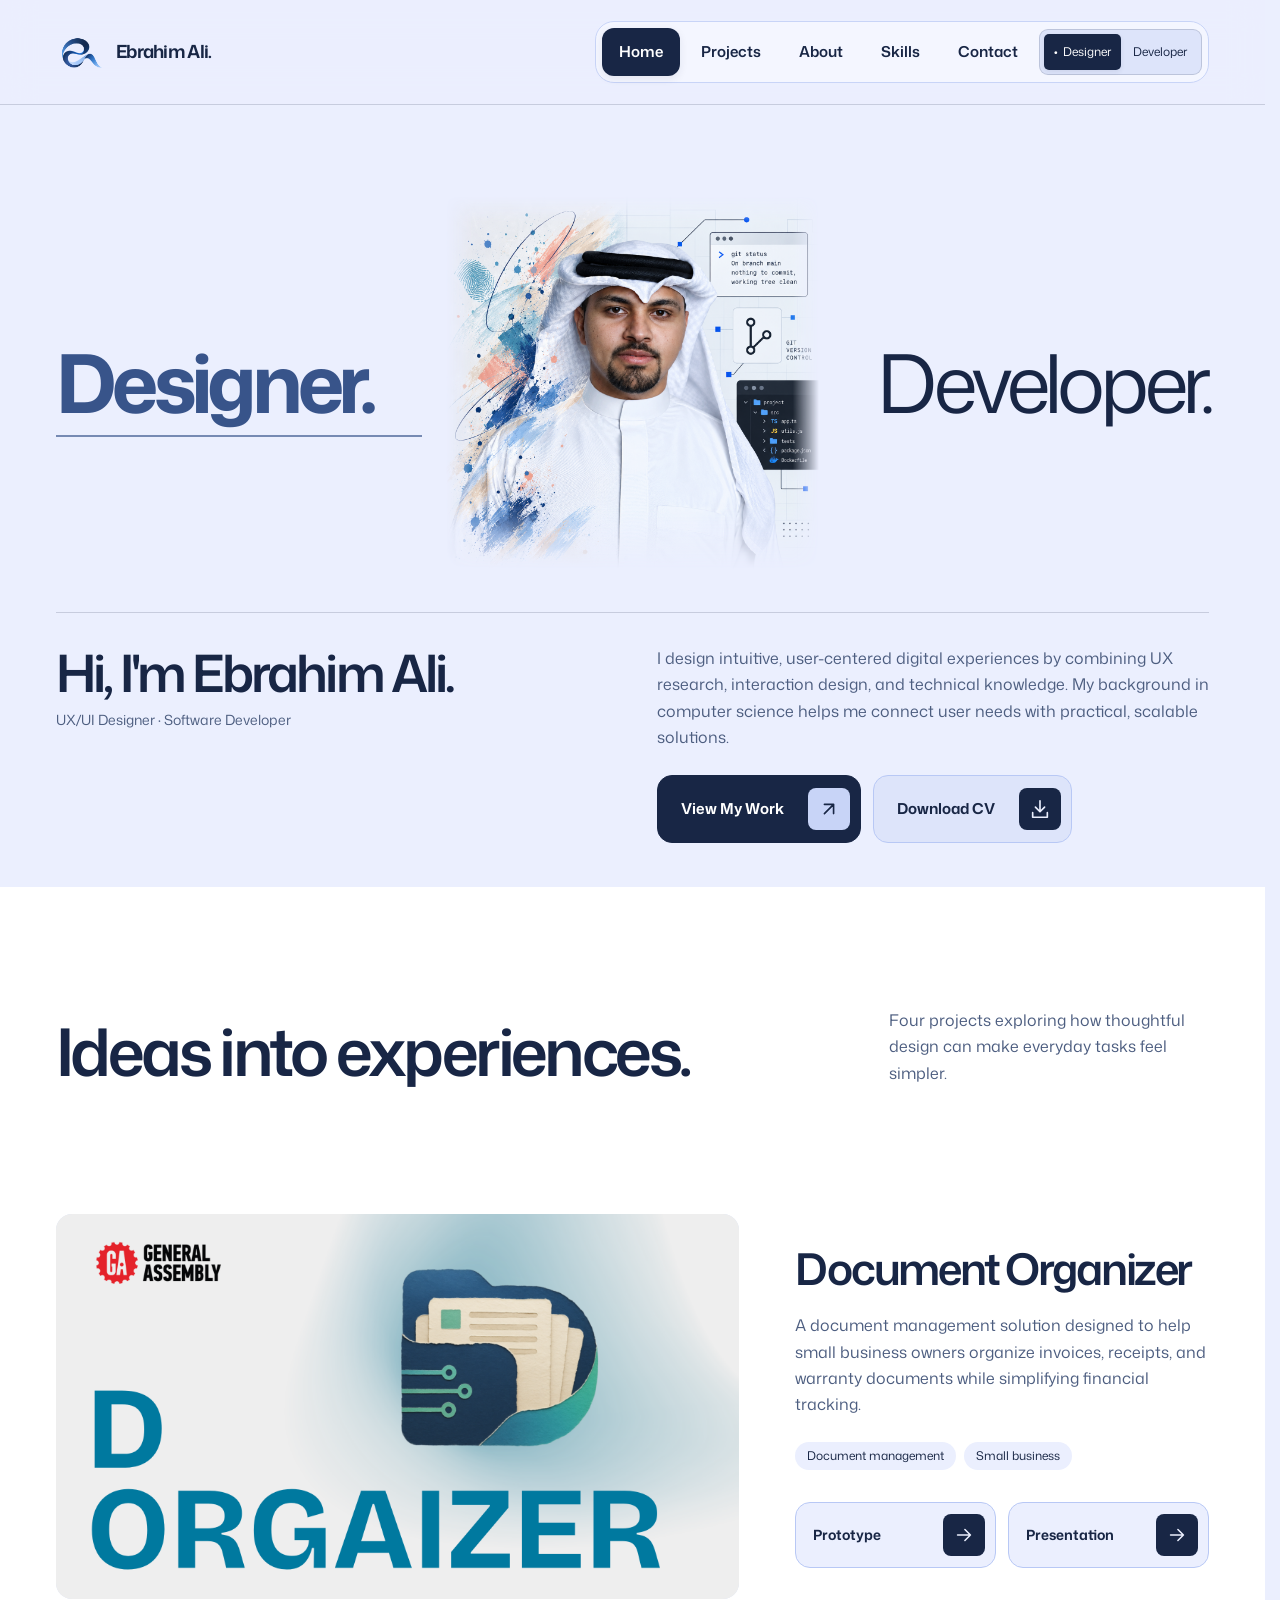
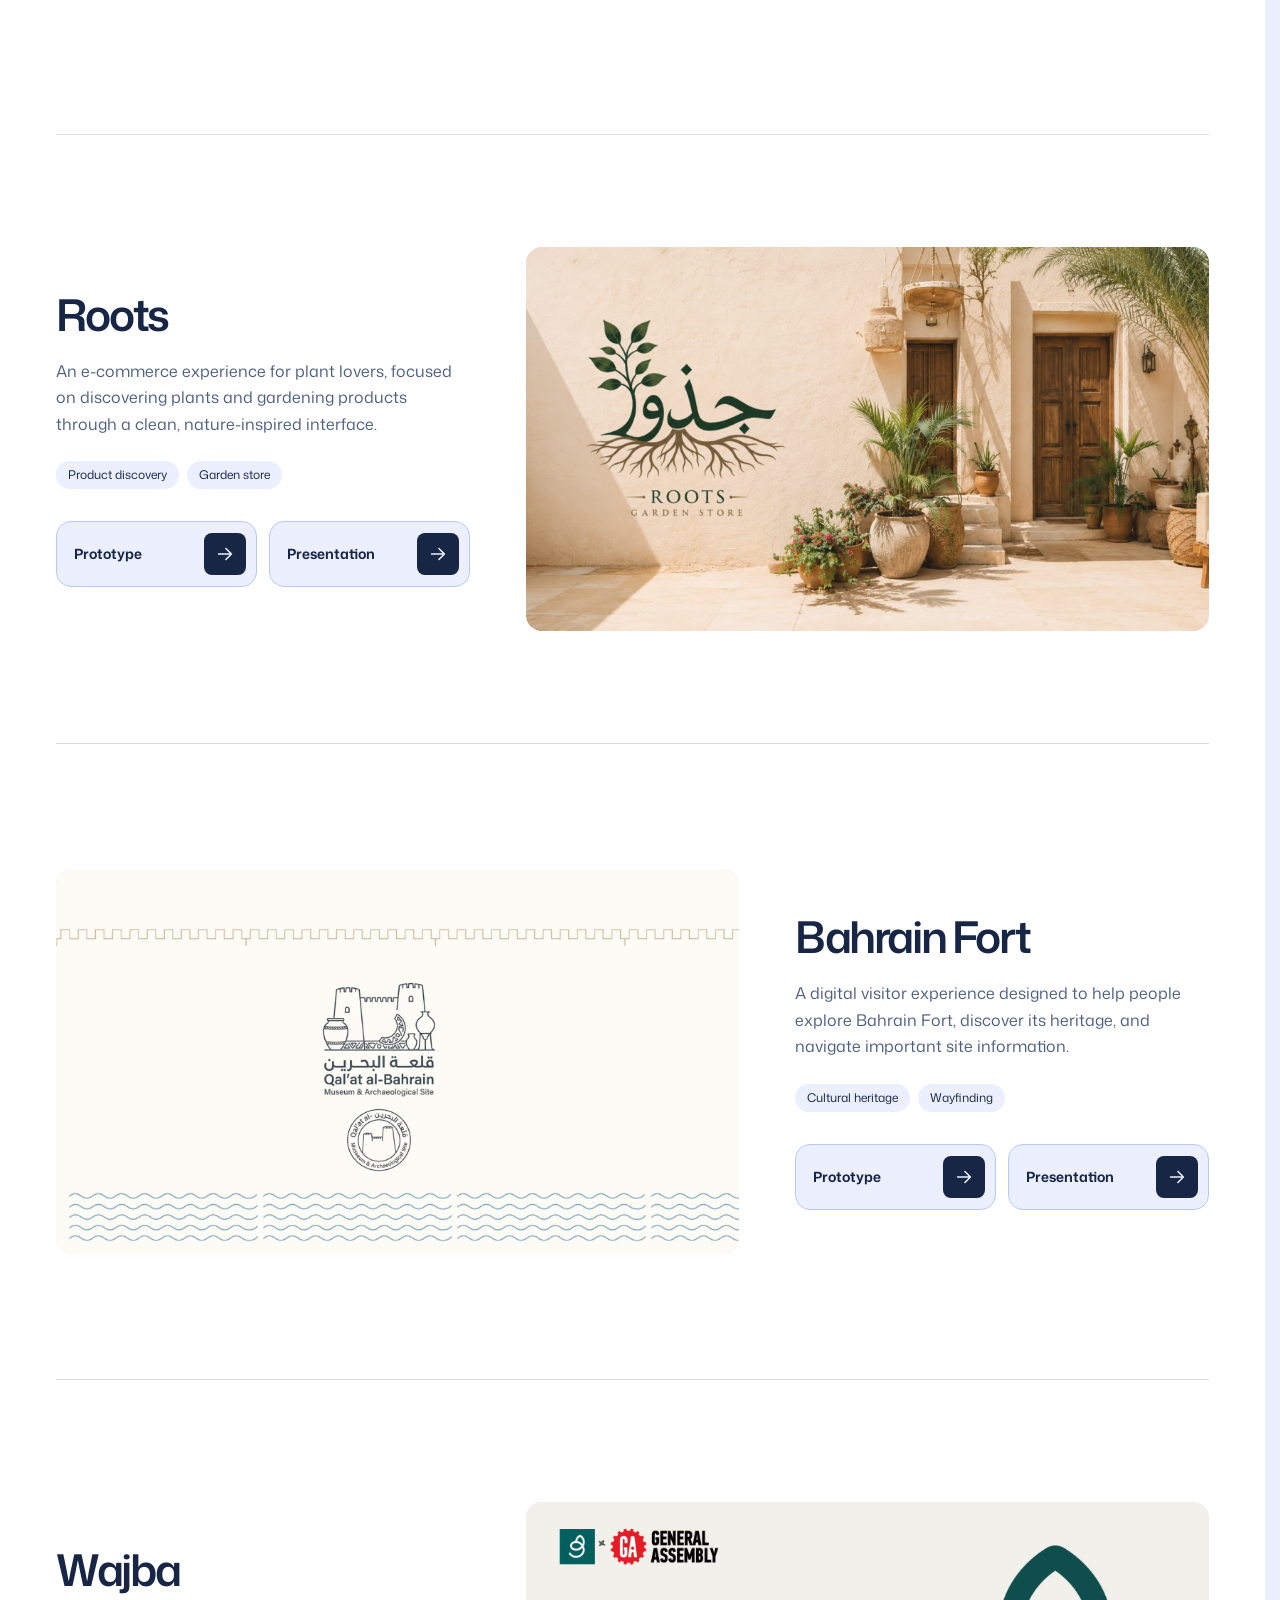
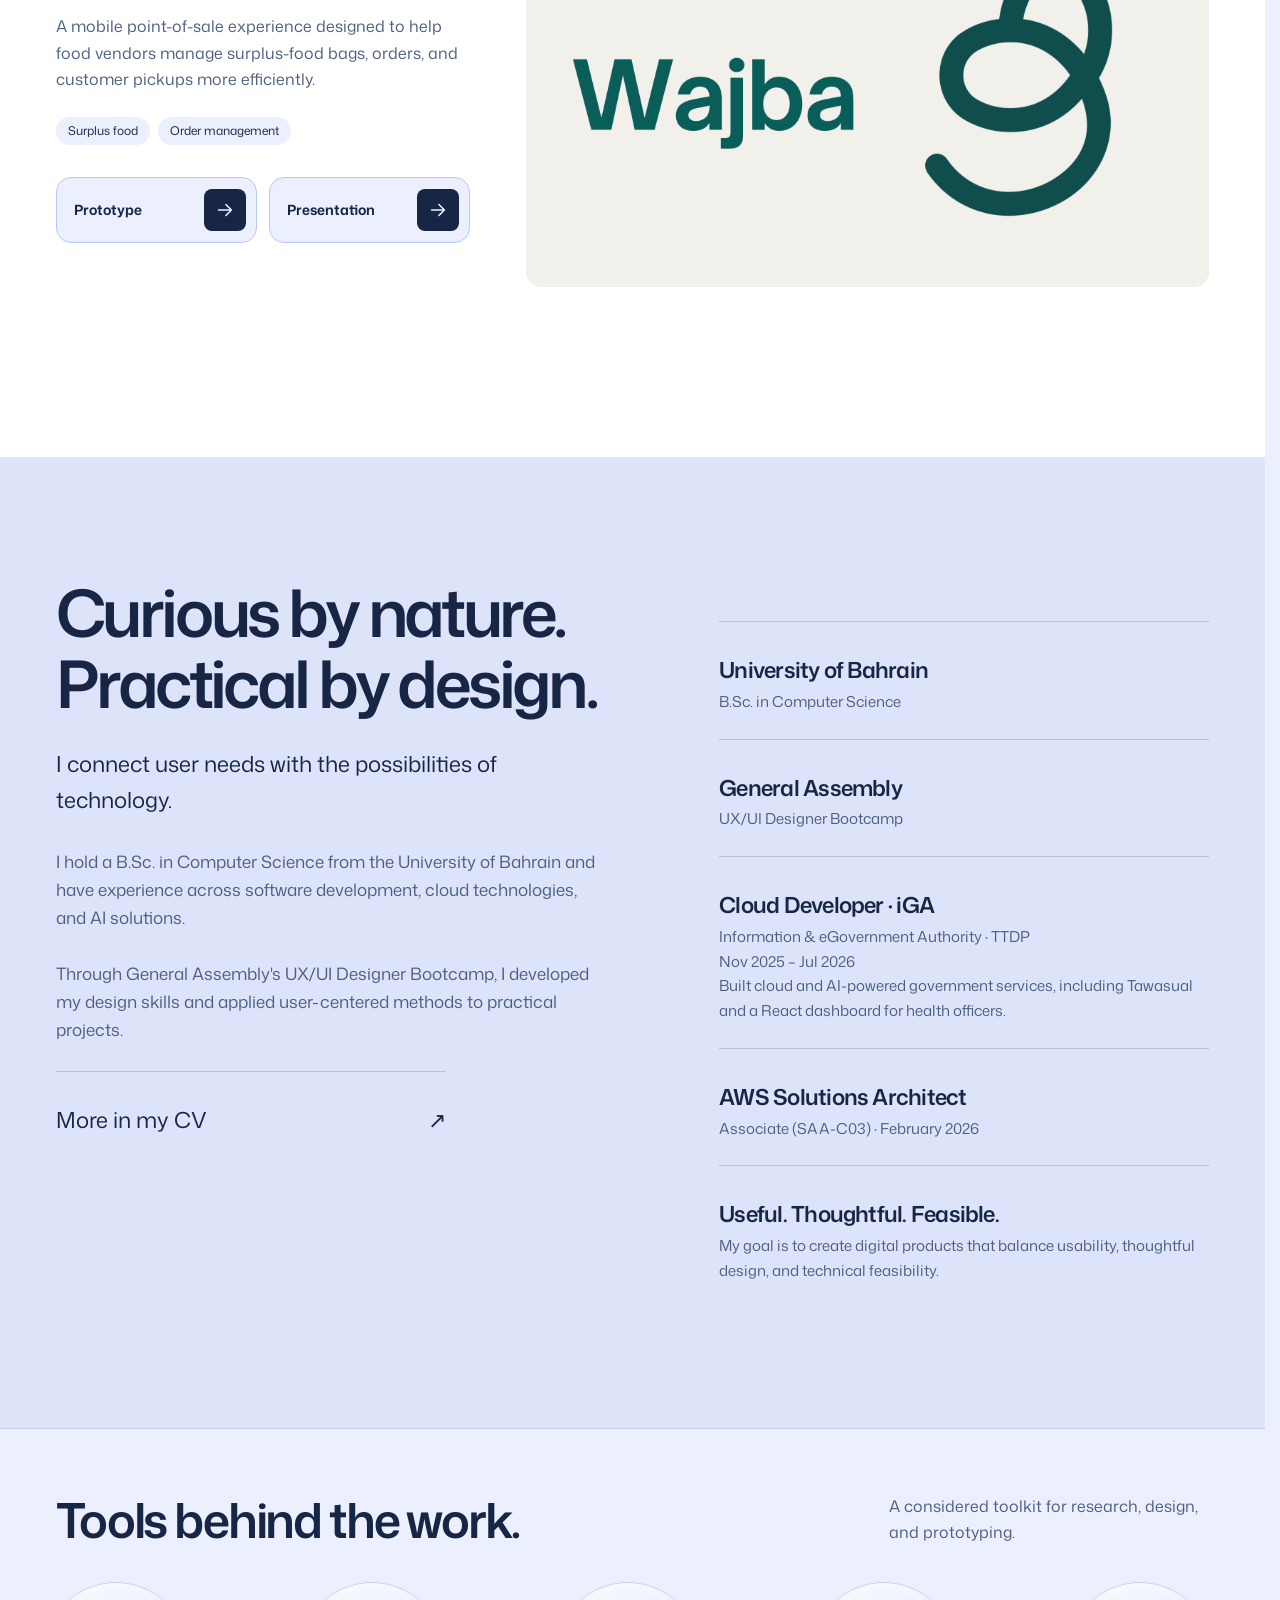
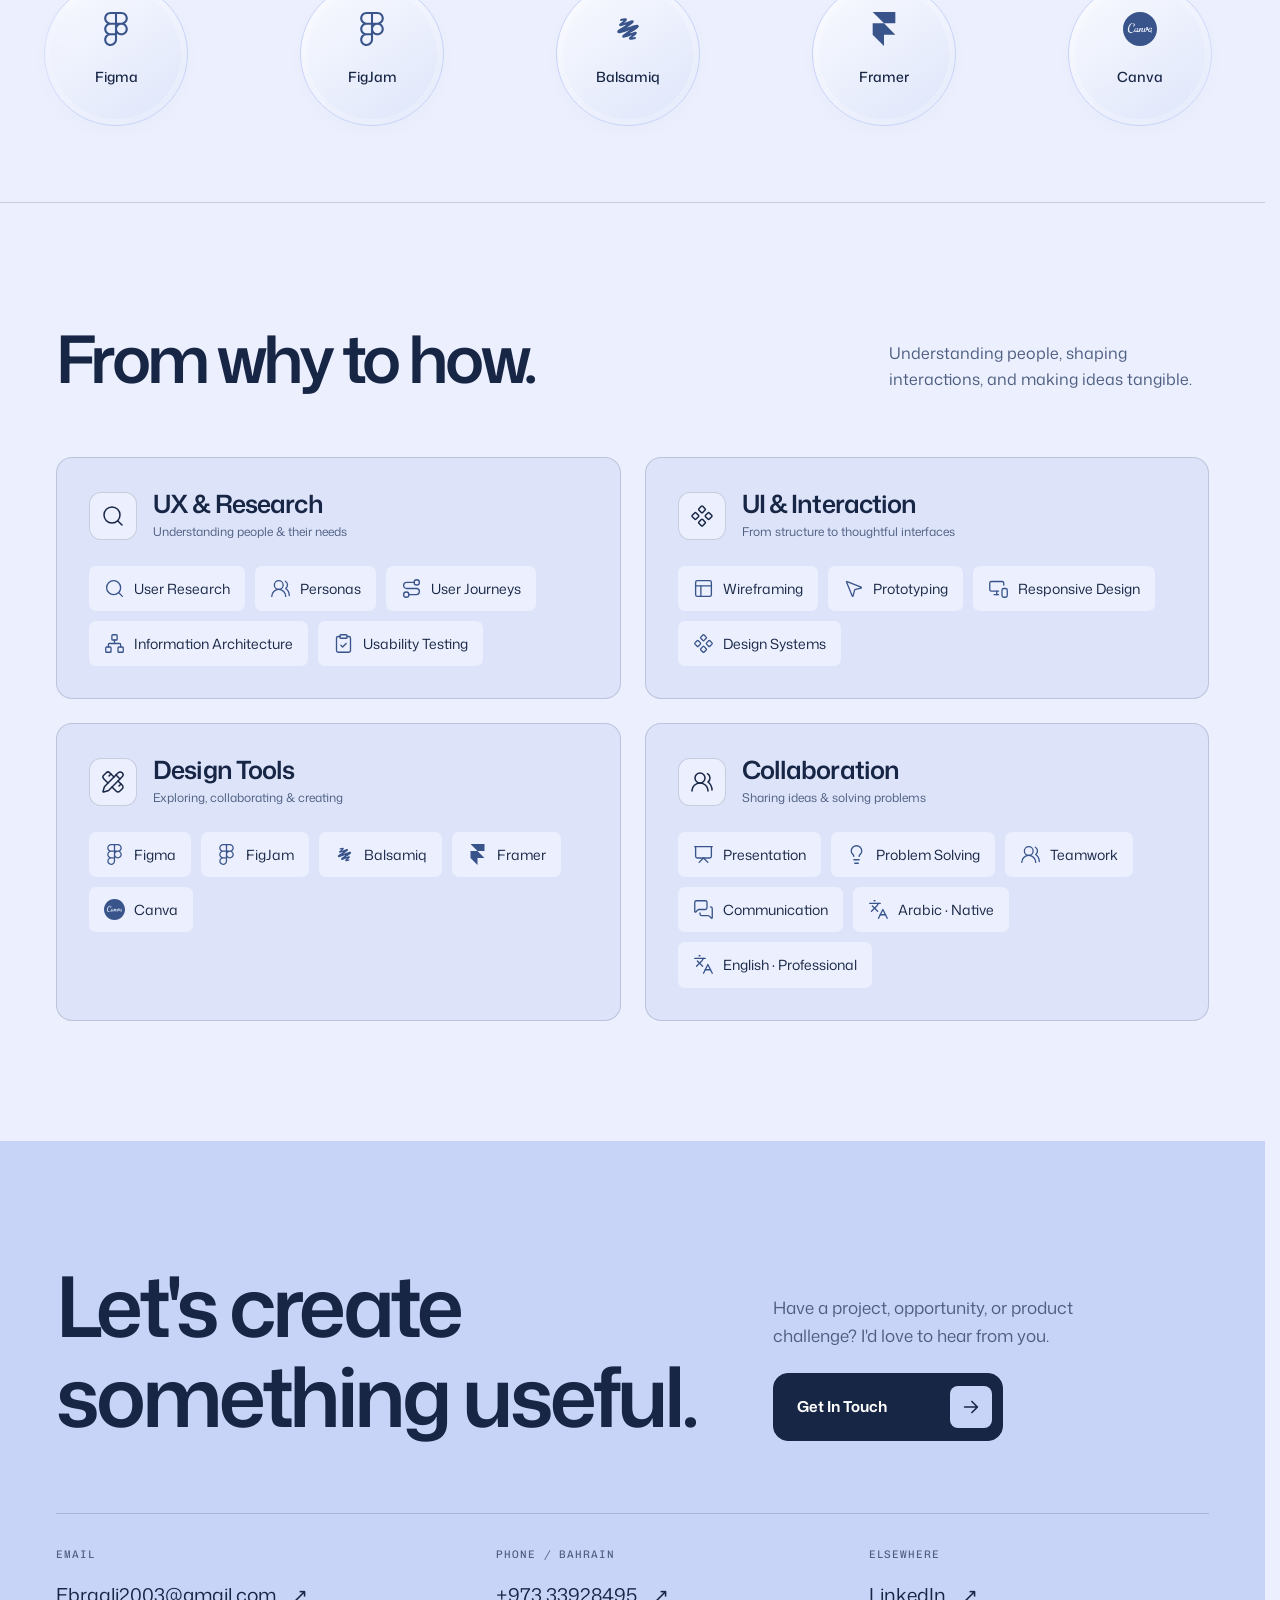
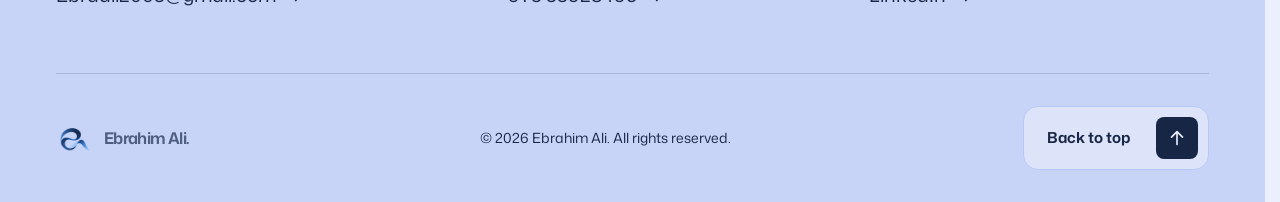
<file: index.html>
<!DOCTYPE html>
<html lang="en">
<head>
<meta charset="UTF-8">
<meta name="viewport" content="width=device-width, initial-scale=1">
<title>Ebrahim Ali — UX/UI Designer & Software Developer</title>
<meta name="description" content="Ebrahim Ali, UX/UI designer and software developer in Bahrain. Explore UX research, interaction design, and software, AI and cloud projects.">
<meta name="theme-color" content="#EBEFFE">
<meta property="og:title" content="Ebrahim Ali — UX/UI Designer & Software Developer">
<meta property="og:description" content="One perspective on people. Another on systems. Explore Ebrahim Ali’s design and development work.">
<meta property="og:type" content="website">
<meta property="og:image" content="1778496923520.png">
<link rel="preload" as="image" href="Modern Software Engineer Portrait.png">
<link rel="icon" type="image/png" href="Glossy Blue Ribbon Loop Emblem.png">
<link rel="preconnect" href="https://fonts.googleapis.com">
<link rel="preconnect" href="https://fonts.gstatic.com" crossorigin>
<link href="https://fonts.googleapis.com/css2?family=Mona+Sans:wght@400;500;600;650;700&family=Chivo+Mono:wght@400&display=swap" rel="stylesheet" media="print" onload="this.media='all'">
<style>
.loading-screen{display:none}
.js-boot:not(.is-ready) .site-header,.js-boot:not(.is-ready) main,.js-boot:not(.is-ready) footer{visibility:hidden}
.show-skeleton .loading-screen{display:block;position:fixed;inset:0;z-index:200;background:#EBEFFE;color:#182645;overflow:hidden;font-family:Arial,sans-serif}
.show-skeleton body{overflow:hidden}
.loading-shell{max-width:1440px;margin:auto;padding:24px 56px}
.skeleton-nav{display:flex;justify-content:space-between;align-items:center;height:64px;border-bottom:1px solid #C8D4F7;padding-bottom:24px}
.skeleton-block{position:relative;overflow:hidden;background:#DDE4FA;border-radius:8px}
.skeleton-block::after{content:'';position:absolute;inset:0;transform:translateX(-100%);background:linear-gradient(100deg,transparent,#ffffff80,transparent);animation:skeleton-shimmer 1.6s ease-in-out infinite}
.skeleton-brand{width:170px;height:32px}.skeleton-menu{width:440px;height:48px}.skeleton-cta{width:150px;height:48px}
.skeleton-hero{display:grid;grid-template-columns:1fr 1fr 1fr;gap:32px;align-items:center;padding:56px 0 32px}
.skeleton-title{height:72px;width:100%}.skeleton-caption{height:16px;width:70%;margin-top:24px}.skeleton-photo{aspect-ratio:1;border-radius:46% 46% 16px 16px}.skeleton-bottom{display:grid;grid-template-columns:1fr 1fr;gap:56px;margin-top:32px}.skeleton-name{height:48px;width:80%}.skeleton-line{height:14px;margin-bottom:16px}.skeleton-line:last-child{width:70%}.skeleton-buttons{display:flex;gap:14px;margin-top:24px}.skeleton-button{width:190px;height:64px}.loading-status{font-size:13px;color:#4D5E80;margin-top:32px}
@keyframes skeleton-shimmer{to{transform:translateX(100%)}}
@media(max-width:1100px){.skeleton-cta{display:none}.skeleton-menu{width:46%}.loading-shell{padding-inline:32px}}
@media(max-width:767px){.loading-shell{padding:16px 20px}.skeleton-nav{height:64px}.skeleton-menu{width:74px;height:44px}.skeleton-hero{grid-template-columns:1fr 1fr;gap:24px 20px;padding-top:32px}.skeleton-title{height:42px}.skeleton-caption{height:12px;width:85%;margin-top:16px}.skeleton-photo{grid-column:1/-1;grid-row:2;width:76%;justify-self:center}.skeleton-bottom{grid-template-columns:1fr;gap:24px;margin-top:0}.skeleton-name{height:42px}.skeleton-buttons .skeleton-button{width:50%;height:60px}}
@media(prefers-reduced-motion:reduce){.skeleton-block::after{animation:none}}
</style>
<script>
// Show a real skeleton only after a slow start; always release the page.
document.documentElement.classList.add('js-boot');
window.portfolioBoot = {
  done: false,
  finish: function () {
    if (this.done) return;
    this.done = true;
    clearTimeout(this.delay);
    clearTimeout(this.deadline);
    document.documentElement.classList.remove('show-skeleton');
    document.documentElement.classList.add('is-ready');
    document.querySelector('.loading-screen')?.setAttribute('aria-hidden','true');
  }
};
window.portfolioBoot.delay = setTimeout(function () {
  if (window.portfolioBoot.done) return;
  document.documentElement.classList.add('show-skeleton');
  document.querySelector('.loading-screen')?.setAttribute('aria-hidden','false');
}, 400);
window.portfolioBoot.deadline = setTimeout(function () { window.portfolioBoot.finish(); }, 6000);
</script>
<link id="portfolio-styles" rel="preload" as="style" href="styles.css" onload="this.onload=null;this.rel='stylesheet';window.portfolioStylesReady=true;window.dispatchEvent(new Event('portfolio:styles'))" onerror="window.portfolioBoot.finish()">
<noscript><link rel="stylesheet" href="styles.css"></noscript>
<script src="script.js" defer>
</script>
</head>
<body data-track="designer">
<div class="loading-screen" role="status" aria-live="polite" aria-hidden="true">
<div class="loading-shell"><div aria-hidden="true"><div class="skeleton-nav"><div class="skeleton-block skeleton-brand"></div><div class="skeleton-block skeleton-menu"></div><div class="skeleton-block skeleton-cta"></div></div><div class="skeleton-hero"><div><div class="skeleton-block skeleton-title"></div><div class="skeleton-block skeleton-caption"></div></div><div class="skeleton-block skeleton-photo"></div><div><div class="skeleton-block skeleton-title"></div><div class="skeleton-block skeleton-caption"></div></div></div><div class="skeleton-bottom"><div class="skeleton-block skeleton-name"></div><div><div class="skeleton-block skeleton-line"></div><div class="skeleton-block skeleton-line"></div><div class="skeleton-block skeleton-line"></div><div class="skeleton-buttons"><div class="skeleton-block skeleton-button"></div><div class="skeleton-block skeleton-button"></div></div></div></div></div><p class="loading-status">Loading portfolio…</p></div>
</div>
<a class="skip" href="#main">Skip to content</a>
<header class="site-header">
<nav class="wrap nav-wrap" aria-label="Main navigation">
<a class="brand" href="#home" aria-label="Ebrahim Ali — Home">
<span class="brand-mark">
<img src="Glossy Blue Ribbon Loop Emblem.png" width="1460" height="1077" alt="">
</span>
<span>Ebrahim Ali<span aria-hidden="true">.</span>
</span>
</a>
<button class="menu-toggle" aria-controls="navigation" aria-expanded="false" type="button">Menu +</button>
<ul class="nav-links" id="navigation">
<li>
<a class="nav-button" href="#home" aria-current="location"><span class="nav-label"><span>Home</span><span aria-hidden="true">Home</span></span><span class="button-handles" aria-hidden="true"><i></i><i></i><i></i><i></i></span></a>
</li>
<li>
<a class="nav-button" href="#projects"><span class="nav-label"><span>Projects</span><span aria-hidden="true">Projects</span></span><span class="button-handles" aria-hidden="true"><i></i><i></i><i></i><i></i></span></a>
</li>
<li>
<a class="nav-button" href="#about"><span class="nav-label"><span>About</span><span aria-hidden="true">About</span></span><span class="button-handles" aria-hidden="true"><i></i><i></i><i></i><i></i></span></a>
</li>
<li>
<a class="nav-button" href="#skills"><span class="nav-label"><span>Skills</span><span aria-hidden="true">Skills</span></span><span class="button-handles" aria-hidden="true"><i></i><i></i><i></i><i></i></span></a>
</li>
<li>
<a class="nav-button" href="#contact"><span class="nav-label"><span>Contact</span><span aria-hidden="true">Contact</span></span><span class="button-handles" aria-hidden="true"><i></i><i></i><i></i><i></i></span></a>
</li>
<li class="track-menu"><div class="nav-track-switch" role="group" aria-label="Portfolio path"><button type="button" data-track-choice="designer" aria-pressed="true">Designer</button><button type="button" data-track-choice="developer" aria-pressed="false">Developer</button></div></li>
<li class="mobile-contact"><a class="project-button cta-button cta-primary cta-mobile" data-email-template="hiring" href="mailto:Ebraali2003@gmail.com?subject=Hiring%20Inquiry%20%7C%20%5BRole%20Title%5D%20%7C%20%5BCompany%20Name%5D%20-%20Ebrahim%20Ali&amp;body=Dear%20Mr.%20Ali%2C%0D%0A%0D%0AI%20am%20contacting%20you%20on%20behalf%20of%20%5BCompany%20Name%5D%20regarding%20a%20%5BRole%20Title%5D%20opportunity.%0D%0A%0D%0ARole%20%2F%20employment%20type%3A%20%5BBrief%20role%20details%5D%0D%0AWork%20arrangement%3A%20%5BOn-site%20%2F%20Hybrid%20%2F%20Remote%2C%20city%20and%20country%5D%0D%0AAdditional%20message%3A%20%5BYour%20message%20or%20proposed%20next%20steps%5D%0D%0A%0D%0AI%20would%20welcome%20an%20introductory%20discussion%20at%20a%20mutually%20convenient%20time.%0D%0A%0D%0AKind%20regards%2C%0D%0A%5BFull%20name%20%2F%20Job%20title%20%2F%20Company%5D%0D%0AEmail%3A%20%5BEmail%20address%5D%0D%0APhone%3A%20%5BNumber%20with%20country%20code%5D%0D%0ALocation%3A%20%5BCity%2C%20country%5D"><span class="project-button-face"><span class="project-button-label"><span>Let's talk</span><span aria-hidden="true">Let's talk</span></span><span class="project-button-arrow" aria-hidden="true"><svg viewBox="0 0 24 24" fill="none" stroke="currentColor" stroke-width="1.8" stroke-linecap="round" stroke-linejoin="round" aria-hidden="true"><path d="M5 12h14m-6-6 6 6-6 6"/></svg><svg viewBox="0 0 24 24" fill="none" stroke="currentColor" stroke-width="1.8" stroke-linecap="round" stroke-linejoin="round" aria-hidden="true"><path d="M5 12h14m-6-6 6 6-6 6"/></svg></span></span><span class="button-handles" aria-hidden="true"><i></i><i></i><i></i><i></i></span></a></li>
</ul>
<a class="project-button cta-button header-contact cta-nav cta-primary" data-email-template="hiring" href="mailto:Ebraali2003@gmail.com?subject=Hiring%20Inquiry%20%7C%20%5BRole%20Title%5D%20%7C%20%5BCompany%20Name%5D%20-%20Ebrahim%20Ali&amp;body=Dear%20Mr.%20Ali%2C%0D%0A%0D%0AI%20am%20contacting%20you%20on%20behalf%20of%20%5BCompany%20Name%5D%20regarding%20a%20%5BRole%20Title%5D%20opportunity.%0D%0A%0D%0ARole%20%2F%20employment%20type%3A%20%5BBrief%20role%20details%5D%0D%0AWork%20arrangement%3A%20%5BOn-site%20%2F%20Hybrid%20%2F%20Remote%2C%20city%20and%20country%5D%0D%0AAdditional%20message%3A%20%5BYour%20message%20or%20proposed%20next%20steps%5D%0D%0A%0D%0AI%20would%20welcome%20an%20introductory%20discussion%20at%20a%20mutually%20convenient%20time.%0D%0A%0D%0AKind%20regards%2C%0D%0A%5BFull%20name%20%2F%20Job%20title%20%2F%20Company%5D%0D%0AEmail%3A%20%5BEmail%20address%5D%0D%0APhone%3A%20%5BNumber%20with%20country%20code%5D%0D%0ALocation%3A%20%5BCity%2C%20country%5D"><span class="project-button-face"><span class="project-button-label"><span>Let's talk</span><span aria-hidden="true">Let's talk</span></span><span class="project-button-arrow" aria-hidden="true"><svg viewBox="0 0 24 24" fill="none" stroke="currentColor" stroke-width="1.8" stroke-linecap="round" stroke-linejoin="round" aria-hidden="true"><path d="M5 12h14m-6-6 6 6-6 6"/></svg><svg viewBox="0 0 24 24" fill="none" stroke="currentColor" stroke-width="1.8" stroke-linecap="round" stroke-linejoin="round" aria-hidden="true"><path d="M5 12h14m-6-6 6 6-6 6"/></svg></span></span><span class="button-handles" aria-hidden="true"><i></i><i></i><i></i><i></i></span></a>
</nav>
</header>
<main id="main" tabindex="-1">
<section class="hero" id="home" aria-label="Introduction" tabindex="-1">
<div class="wrap">
<p class="track-status sr-only" aria-live="polite" aria-atomic="true"></p>
<div class="hero-stage" data-portrait="split">
<div class="discipline"><h2><button class="role-switch" type="button" data-role="designer" aria-pressed="false" aria-controls="designer-projects developer-projects" aria-label="View Designer projects">Designer<span aria-hidden="true">.</span></button></h2></div>
<div class="portrait" id="hero-portrait" role="img" aria-label="Ebrahim Ali — designer and developer">
<div class="portrait-frame">
<div class="portrait-layer portrait-layer-photo"><img class="portrait-photo" src="Modern Software Engineer Portrait.png" width="1024" height="1024" decoding="async" alt="" aria-hidden="true"></div>
<div class="portrait-layer portrait-layer-art"><img class="portrait-art" src="Painterly Emirati Portrait with Abstract Strokes.png" width="1024" height="1024" fetchpriority="high" decoding="async" alt="" aria-hidden="true"></div>
</div>
</div>
<div class="discipline right"><h2><button class="role-switch" type="button" data-role="developer" aria-pressed="false" aria-controls="designer-projects developer-projects" aria-label="View Developer projects">Developer<span aria-hidden="true">.</span></button></h2></div>
</div>
<div class="hero-bottom">
<div>
<h1>Hi, I'm Ebrahim Ali.</h1>
<p class="identity">UX/UI Designer · Software Developer</p>
</div>
<div class="hero-copy">
<p><span data-hero-copy>I design intuitive, user-centered digital experiences by combining UX research, interaction design, and technical knowledge. My background in computer science helps me connect user needs with practical, scalable solutions.</span></p>
<div class="actions">
<a class="project-button cta-button cta-primary" href="#projects"><span class="project-button-face"><span class="project-button-label"><span>View My Work</span><span aria-hidden="true">View My Work</span></span><span class="project-button-arrow" aria-hidden="true"><svg viewBox="0 0 24 24" fill="none" stroke="currentColor" stroke-width="1.8" stroke-linecap="round" stroke-linejoin="round" aria-hidden="true"><path d="M7 7h10v10M7 17 17 7"/></svg><svg viewBox="0 0 24 24" fill="none" stroke="currentColor" stroke-width="1.8" stroke-linecap="round" stroke-linejoin="round" aria-hidden="true"><path d="M7 7h10v10M7 17 17 7"/></svg></span></span><span class="button-handles" aria-hidden="true"><i></i><i></i><i></i><i></i></span></a>
<a class="project-button cta-button cta-secondary" data-cv-link href="./Ebrahim_Resume__UX_.pdf?v=4cef671e90de" download="Ebrahim_Resume__UX_.pdf"><span class="project-button-face"><span class="project-button-label"><span>Download CV</span><span aria-hidden="true">Download CV</span></span><span class="project-button-arrow" aria-hidden="true"><svg viewBox="0 0 24 24" fill="none" stroke="currentColor" stroke-width="1.8" stroke-linecap="round" stroke-linejoin="round" aria-hidden="true"><path d="M12 3v12m-5-5 5 5 5-5M4 16v5h16v-5"/></svg><svg viewBox="0 0 24 24" fill="none" stroke="currentColor" stroke-width="1.8" stroke-linecap="round" stroke-linejoin="round" aria-hidden="true"><path d="M12 3v12m-5-5 5 5 5-5M4 16v5h16v-5"/></svg></span></span><span class="button-handles" aria-hidden="true"><i></i><i></i><i></i><i></i></span></a>
</div>
</div>
</div>
</div>
</section>

<section class="section projects" id="projects" aria-labelledby="projects-title" tabindex="-1">
<div class="wrap">
<div class="section-head">
<div>
<h2 id="projects-title">Ideas into experiences.</h2>
</div>
<p>Four projects exploring how thoughtful design can make everyday tasks feel simpler.</p>
</div>
<div id="designer-projects" data-track-panel="designer">
<article class="project">
<a class="project-media" href="https://www.figma.com/proto/dua4YL4MAZnrSSY4bpByHo/Figma-PROJECT-1?node-id=158-230&amp;t=a1PajKLrSFepDcD1-1&amp;scaling=scale-down&amp;content-scaling=fixed&amp;page-id=17%3A41" target="_blank" rel="noopener noreferrer" aria-label="Document Organizer prototype (opens in a new tab)">
<img src="Project1.png" width="1920" height="1080" loading="lazy" decoding="async" alt="Document Organizer project banner">
</a>
<div class="project-info">
<h3>Document Organizer</h3>
<p>A document management solution designed to help small business owners organize invoices, receipts, and warranty documents while simplifying financial tracking.</p>
<div class="project-tags">
<span>Document management</span>
<span>Small business</span>
</div>
<div class="project-actions">
<a class="project-button" href="https://www.figma.com/proto/dua4YL4MAZnrSSY4bpByHo/Figma-PROJECT-1?node-id=158-230&amp;t=a1PajKLrSFepDcD1-1&amp;scaling=scale-down&amp;content-scaling=fixed&amp;page-id=17%3A41" target="_blank" rel="noopener noreferrer" aria-label="Document Organizer prototype (opens in a new tab)"><span class="project-button-face"><span class="project-button-label"><span>Prototype</span><span aria-hidden="true">Prototype</span></span><span class="project-button-arrow" aria-hidden="true"><svg viewBox="0 0 24 24" fill="none" stroke="currentColor" stroke-width="1.7" stroke-linecap="round" stroke-linejoin="round" aria-hidden="true"><path d="M5 12h14m-6-6 6 6-6 6"/></svg><svg viewBox="0 0 24 24" fill="none" stroke="currentColor" stroke-width="1.7" stroke-linecap="round" stroke-linejoin="round" aria-hidden="true"><path d="M5 12h14m-6-6 6 6-6 6"/></svg></span></span><span class="button-handles" aria-hidden="true"><i></i><i></i><i></i><i></i></span></a>
<a class="project-button" href="https://canva.link/fwiibfqca9cnpaj" target="_blank" rel="noopener noreferrer" aria-label="Document Organizer presentation (opens in a new tab)"><span class="project-button-face"><span class="project-button-label"><span>Presentation</span><span aria-hidden="true">Presentation</span></span><span class="project-button-arrow" aria-hidden="true"><svg viewBox="0 0 24 24" fill="none" stroke="currentColor" stroke-width="1.7" stroke-linecap="round" stroke-linejoin="round" aria-hidden="true"><path d="M5 12h14m-6-6 6 6-6 6"/></svg><svg viewBox="0 0 24 24" fill="none" stroke="currentColor" stroke-width="1.7" stroke-linecap="round" stroke-linejoin="round" aria-hidden="true"><path d="M5 12h14m-6-6 6 6-6 6"/></svg></span></span><span class="button-handles" aria-hidden="true"><i></i><i></i><i></i><i></i></span></a>
</div>
</div>
</article>
<article class="project">
<a class="project-media" href="https://www.figma.com/proto/sCBZ8VoVE2Rl7IWjILyRCa/Project-2--Garden-Store?node-id=19664-2951&amp;t=pbqTSU8wR6l2XIvX-1&amp;scaling=scale-down-width&amp;content-scaling=fixed&amp;page-id=11%3A737&amp;starting-point-node-id=19664%3A2951&amp;show-proto-sidebar=1" target="_blank" rel="noopener noreferrer" aria-label="Roots prototype (opens in a new tab)">
<img src="Project2.png" width="1920" height="1080" loading="lazy" decoding="async" alt="Roots project banner">
</a>
<div class="project-info">
<h3>Roots</h3>
<p>An e-commerce experience for plant lovers, focused on discovering plants and gardening products through a clean, nature-inspired interface.</p>
<div class="project-tags">
<span>Product discovery</span>
<span>Garden store</span>
</div>
<div class="project-actions">
<a class="project-button" href="https://www.figma.com/proto/sCBZ8VoVE2Rl7IWjILyRCa/Project-2--Garden-Store?node-id=19664-2951&amp;t=pbqTSU8wR6l2XIvX-1&amp;scaling=scale-down-width&amp;content-scaling=fixed&amp;page-id=11%3A737&amp;starting-point-node-id=19664%3A2951&amp;show-proto-sidebar=1" target="_blank" rel="noopener noreferrer" aria-label="Roots prototype (opens in a new tab)"><span class="project-button-face"><span class="project-button-label"><span>Prototype</span><span aria-hidden="true">Prototype</span></span><span class="project-button-arrow" aria-hidden="true"><svg viewBox="0 0 24 24" fill="none" stroke="currentColor" stroke-width="1.7" stroke-linecap="round" stroke-linejoin="round" aria-hidden="true"><path d="M5 12h14m-6-6 6 6-6 6"/></svg><svg viewBox="0 0 24 24" fill="none" stroke="currentColor" stroke-width="1.7" stroke-linecap="round" stroke-linejoin="round" aria-hidden="true"><path d="M5 12h14m-6-6 6 6-6 6"/></svg></span></span><span class="button-handles" aria-hidden="true"><i></i><i></i><i></i><i></i></span></a>
<a class="project-button" href="https://canva.link/hewppi0d0kiawbs" target="_blank" rel="noopener noreferrer" aria-label="Roots presentation (opens in a new tab)"><span class="project-button-face"><span class="project-button-label"><span>Presentation</span><span aria-hidden="true">Presentation</span></span><span class="project-button-arrow" aria-hidden="true"><svg viewBox="0 0 24 24" fill="none" stroke="currentColor" stroke-width="1.7" stroke-linecap="round" stroke-linejoin="round" aria-hidden="true"><path d="M5 12h14m-6-6 6 6-6 6"/></svg><svg viewBox="0 0 24 24" fill="none" stroke="currentColor" stroke-width="1.7" stroke-linecap="round" stroke-linejoin="round" aria-hidden="true"><path d="M5 12h14m-6-6 6 6-6 6"/></svg></span></span><span class="button-handles" aria-hidden="true"><i></i><i></i><i></i><i></i></span></a>
</div>
</div>
</article>
<article class="project">
<a class="project-media" href="https://www.figma.com/proto/1KXlNoBlQByE6TIhZisuW4/Project-3---Bahrain-Fort?node-id=8724-546&amp;p=f&amp;t=jXItQwTNRwvp6oXK-1&amp;scaling=scale-down&amp;content-scaling=fixed&amp;page-id=11%3A737&amp;starting-point-node-id=8724%3A546&amp;show-proto-sidebar=1" target="_blank" rel="noopener noreferrer" aria-label="Bahrain Fort prototype (opens in a new tab)">
<img src="Project3.png" width="1920" height="1080" loading="lazy" decoding="async" alt="Bahrain Fort project banner">
</a>
<div class="project-info">
<h3>Bahrain Fort</h3>
<p>A digital visitor experience designed to help people explore Bahrain Fort, discover its heritage, and navigate important site information.</p>
<div class="project-tags">
<span>Cultural heritage</span>
<span>Wayfinding</span>
</div>
<div class="project-actions">
<a class="project-button" href="https://www.figma.com/proto/1KXlNoBlQByE6TIhZisuW4/Project-3---Bahrain-Fort?node-id=8724-546&amp;p=f&amp;t=jXItQwTNRwvp6oXK-1&amp;scaling=scale-down&amp;content-scaling=fixed&amp;page-id=11%3A737&amp;starting-point-node-id=8724%3A546&amp;show-proto-sidebar=1" target="_blank" rel="noopener noreferrer" aria-label="Bahrain Fort prototype (opens in a new tab)"><span class="project-button-face"><span class="project-button-label"><span>Prototype</span><span aria-hidden="true">Prototype</span></span><span class="project-button-arrow" aria-hidden="true"><svg viewBox="0 0 24 24" fill="none" stroke="currentColor" stroke-width="1.7" stroke-linecap="round" stroke-linejoin="round" aria-hidden="true"><path d="M5 12h14m-6-6 6 6-6 6"/></svg><svg viewBox="0 0 24 24" fill="none" stroke="currentColor" stroke-width="1.7" stroke-linecap="round" stroke-linejoin="round" aria-hidden="true"><path d="M5 12h14m-6-6 6 6-6 6"/></svg></span></span><span class="button-handles" aria-hidden="true"><i></i><i></i><i></i><i></i></span></a>
<a class="project-button" href="https://canva.link/a1a9h1jhcexy584" target="_blank" rel="noopener noreferrer" aria-label="Bahrain Fort presentation (opens in a new tab)"><span class="project-button-face"><span class="project-button-label"><span>Presentation</span><span aria-hidden="true">Presentation</span></span><span class="project-button-arrow" aria-hidden="true"><svg viewBox="0 0 24 24" fill="none" stroke="currentColor" stroke-width="1.7" stroke-linecap="round" stroke-linejoin="round" aria-hidden="true"><path d="M5 12h14m-6-6 6 6-6 6"/></svg><svg viewBox="0 0 24 24" fill="none" stroke="currentColor" stroke-width="1.7" stroke-linecap="round" stroke-linejoin="round" aria-hidden="true"><path d="M5 12h14m-6-6 6 6-6 6"/></svg></span></span><span class="button-handles" aria-hidden="true"><i></i><i></i><i></i><i></i></span></a>
</div>
</div>
</article>
<article class="project">
<a class="project-media" href="https://www.figma.com/proto/mUdAkXahBWr4lzZ5KBakGx/Project-4---Wajba?node-id=17483-34734&amp;p=f&amp;t=nMomvCnduus94I5o-1&amp;scaling=scale-down&amp;content-scaling=fixed&amp;page-id=17483%3A31399&amp;starting-point-node-id=17483%3A34759&amp;show-proto-sidebar=1" target="_blank" rel="noopener noreferrer" aria-label="Wajba prototype (opens in a new tab)">
<img src="Project4.png" width="1920" height="1080" loading="lazy" decoding="async" alt="Wajba project banner">
</a>
<div class="project-info">
<h3>Wajba</h3>
<p>A mobile point-of-sale experience designed to help food vendors manage surplus-food bags, orders, and customer pickups more efficiently.</p>
<div class="project-tags">
<span>Surplus food</span>
<span>Order management</span>
</div>
<div class="project-actions">
<a class="project-button" href="https://www.figma.com/proto/mUdAkXahBWr4lzZ5KBakGx/Project-4---Wajba?node-id=17483-34734&amp;p=f&amp;t=nMomvCnduus94I5o-1&amp;scaling=scale-down&amp;content-scaling=fixed&amp;page-id=17483%3A31399&amp;starting-point-node-id=17483%3A34759&amp;show-proto-sidebar=1" target="_blank" rel="noopener noreferrer" aria-label="Wajba prototype (opens in a new tab)"><span class="project-button-face"><span class="project-button-label"><span>Prototype</span><span aria-hidden="true">Prototype</span></span><span class="project-button-arrow" aria-hidden="true"><svg viewBox="0 0 24 24" fill="none" stroke="currentColor" stroke-width="1.7" stroke-linecap="round" stroke-linejoin="round" aria-hidden="true"><path d="M5 12h14m-6-6 6 6-6 6"/></svg><svg viewBox="0 0 24 24" fill="none" stroke="currentColor" stroke-width="1.7" stroke-linecap="round" stroke-linejoin="round" aria-hidden="true"><path d="M5 12h14m-6-6 6 6-6 6"/></svg></span></span><span class="button-handles" aria-hidden="true"><i></i><i></i><i></i><i></i></span></a>
<a class="project-button" href="https://canva.link/93muz97qlvh77ob" target="_blank" rel="noopener noreferrer" aria-label="Wajba presentation (opens in a new tab)"><span class="project-button-face"><span class="project-button-label"><span>Presentation</span><span aria-hidden="true">Presentation</span></span><span class="project-button-arrow" aria-hidden="true"><svg viewBox="0 0 24 24" fill="none" stroke="currentColor" stroke-width="1.7" stroke-linecap="round" stroke-linejoin="round" aria-hidden="true"><path d="M5 12h14m-6-6 6 6-6 6"/></svg><svg viewBox="0 0 24 24" fill="none" stroke="currentColor" stroke-width="1.7" stroke-linecap="round" stroke-linejoin="round" aria-hidden="true"><path d="M5 12h14m-6-6 6 6-6 6"/></svg></span></span><span class="button-handles" aria-hidden="true"><i></i><i></i><i></i><i></i></span></a>
</div>
</div>
</article>
</div>
<div id="developer-projects" data-track-panel="developer" hidden>
<article class="project" id="dev-health"><div class="project-media developer-media dev-health" role="img" aria-label="Health Signal Detection System project overview graphic"><div class="dev-cover-top"><span class="org-logo" data-org="MoH"><img src="logo-MoH.png" alt="MoH logo" loading="lazy"></span><span class="partner-logo"><img src="logo-iGA.png" alt="iGA logo" loading="lazy"></span></div><div class="dev-cover-main"><span class="cover-reference-label">01 / DEVELOPMENT</span><h3>Health Signal Detection System</h3><p>AI-Powered Epidemic Intelligence Platform</p></div></div><div class="project-info"><div class="project-meta"><span>Ministry of Health (MoH), Kingdom of Bahrain / iGA</span></div><h3>Health Signal Detection System</h3><p class="project-date mono">Feb 2026 – May 2026</p><p>A real-time health intelligence platform with a React dashboard for health officers, connecting health signals with AI-powered epidemic intelligence.</p><div class="project-tags"><span>React</span><span>Cloud & AI</span></div><div class="project-actions"><button class="project-button confidential-action" type="button" disabled aria-disabled="true" title="Link not added yet"><span class="project-button-face"><span class="project-button-label"><span>Presentation</span><span aria-hidden="true">Presentation</span></span><span class="project-button-arrow" aria-hidden="true"><svg viewBox="0 0 24 24" fill="none" stroke="currentColor" stroke-width="1.7" stroke-linecap="round" stroke-linejoin="round" aria-hidden="true"><path d="M5 12h14m-6-6 6 6-6 6"/></svg><svg viewBox="0 0 24 24" fill="none" stroke="currentColor" stroke-width="1.7" stroke-linecap="round" stroke-linejoin="round" aria-hidden="true"><path d="M5 12h14m-6-6 6 6-6 6"/></svg></span></span><span class="button-handles" aria-hidden="true"><i></i><i></i><i></i><i></i></span></button><button class="project-button confidential-action" type="button" disabled aria-disabled="true" title="Link not added yet"><span class="project-button-face"><span class="project-button-label"><span>Website</span><span aria-hidden="true">Website</span></span><span class="project-button-arrow" aria-hidden="true"><svg viewBox="0 0 24 24" fill="none" stroke="currentColor" stroke-width="1.7" stroke-linecap="round" stroke-linejoin="round" aria-hidden="true"><path d="M5 12h14m-6-6 6 6-6 6"/></svg><svg viewBox="0 0 24 24" fill="none" stroke="currentColor" stroke-width="1.7" stroke-linecap="round" stroke-linejoin="round" aria-hidden="true"><path d="M5 12h14m-6-6 6 6-6 6"/></svg></span></span><span class="button-handles" aria-hidden="true"><i></i><i></i><i></i><i></i></span></button></div><div class="project-confidential"><span class="confidential-badge">NDA protected</span><p>Presentation and application access are confidential under non-disclosure agreements.</p></div></div></article>
<article class="project" id="dev-tawasual"><div class="project-media developer-media dev-tawasual" role="img" aria-label="Tawasual project overview graphic"><div class="dev-cover-top"><span class="org-logo" data-org="iGA"><img src="logo-iGA.png" alt="iGA logo" loading="lazy"></span></div><div class="dev-cover-main"><span class="cover-reference-label">02 / DEVELOPMENT</span><h3>Tawasual</h3><p>AI-Powered Citizen Communication & Complaint Hub</p></div></div><div class="project-info"><div class="project-meta"><span>Information &amp; eGovernment Authority (iGA) · National Training / Bahrain</span></div><h3>Tawasual</h3><p class="project-date mono">Nov 2025 – Jul 2026</p><p>An AI-powered platform to analyze, classify, and respond to citizen inquiries and complaints using Amazon Bedrock and scalable AWS services.</p><div class="project-tags"><span>Amazon Bedrock</span><span>AWS</span></div><div class="project-actions"><button class="project-button confidential-action" type="button" disabled aria-disabled="true" title="Link not added yet"><span class="project-button-face"><span class="project-button-label"><span>Presentation</span><span aria-hidden="true">Presentation</span></span><span class="project-button-arrow" aria-hidden="true"><svg viewBox="0 0 24 24" fill="none" stroke="currentColor" stroke-width="1.7" stroke-linecap="round" stroke-linejoin="round" aria-hidden="true"><path d="M5 12h14m-6-6 6 6-6 6"/></svg><svg viewBox="0 0 24 24" fill="none" stroke="currentColor" stroke-width="1.7" stroke-linecap="round" stroke-linejoin="round" aria-hidden="true"><path d="M5 12h14m-6-6 6 6-6 6"/></svg></span></span><span class="button-handles" aria-hidden="true"><i></i><i></i><i></i><i></i></span></button><button class="project-button confidential-action" type="button" disabled aria-disabled="true" title="Link not added yet"><span class="project-button-face"><span class="project-button-label"><span>Website</span><span aria-hidden="true">Website</span></span><span class="project-button-arrow" aria-hidden="true"><svg viewBox="0 0 24 24" fill="none" stroke="currentColor" stroke-width="1.7" stroke-linecap="round" stroke-linejoin="round" aria-hidden="true"><path d="M5 12h14m-6-6 6 6-6 6"/></svg><svg viewBox="0 0 24 24" fill="none" stroke="currentColor" stroke-width="1.7" stroke-linecap="round" stroke-linejoin="round" aria-hidden="true"><path d="M5 12h14m-6-6 6 6-6 6"/></svg></span></span><span class="button-handles" aria-hidden="true"><i></i><i></i><i></i><i></i></span></button></div><div class="project-confidential"><span class="confidential-badge">NDA protected</span><p>Presentation and application access are confidential under non-disclosure agreements.</p></div></div></article>
<article class="project" id="dev-taqyeem"><div class="project-media developer-media dev-taqyeem" role="img" aria-label="TaqyeemPro project overview graphic"><div class="dev-cover-top"><span class="org-logo" data-org="BQA"><img src="logo-BQA.png" alt="BQA logo" loading="lazy"></span></div><div class="dev-cover-main"><span class="cover-reference-label">03 / DEVELOPMENT</span><h3>TaqyeemPro</h3><p>AI-Powered Student Evaluation System</p></div></div><div class="project-info"><div class="project-meta"><span>Graduation Project / Education &amp; Training Quality Authority (BQA)</span></div><h3>TaqyeemPro</h3><p class="project-date mono">Jan 2025 – Jun 2025</p><p>A cloud-native student evaluation system with teacher and administrator dashboards, developed as a graduation project at the AWS Cloud Innovation Center.</p><div class="project-tags"><span>Student evaluation</span><span>Cloud-native</span></div><div class="project-actions"><button class="project-button confidential-action" type="button" disabled aria-disabled="true" title="Link not added yet"><span class="project-button-face"><span class="project-button-label"><span>Presentation</span><span aria-hidden="true">Presentation</span></span><span class="project-button-arrow" aria-hidden="true"><svg viewBox="0 0 24 24" fill="none" stroke="currentColor" stroke-width="1.7" stroke-linecap="round" stroke-linejoin="round" aria-hidden="true"><path d="M5 12h14m-6-6 6 6-6 6"/></svg><svg viewBox="0 0 24 24" fill="none" stroke="currentColor" stroke-width="1.7" stroke-linecap="round" stroke-linejoin="round" aria-hidden="true"><path d="M5 12h14m-6-6 6 6-6 6"/></svg></span></span><span class="button-handles" aria-hidden="true"><i></i><i></i><i></i><i></i></span></button><button class="project-button confidential-action" type="button" disabled aria-disabled="true" title="Link not added yet"><span class="project-button-face"><span class="project-button-label"><span>Website</span><span aria-hidden="true">Website</span></span><span class="project-button-arrow" aria-hidden="true"><svg viewBox="0 0 24 24" fill="none" stroke="currentColor" stroke-width="1.7" stroke-linecap="round" stroke-linejoin="round" aria-hidden="true"><path d="M5 12h14m-6-6 6 6-6 6"/></svg><svg viewBox="0 0 24 24" fill="none" stroke="currentColor" stroke-width="1.7" stroke-linecap="round" stroke-linejoin="round" aria-hidden="true"><path d="M5 12h14m-6-6 6 6-6 6"/></svg></span></span><span class="button-handles" aria-hidden="true"><i></i><i></i><i></i><i></i></span></button></div><div class="project-confidential"><span class="confidential-badge">NDA protected</span><p>Presentation and application access are confidential under non-disclosure agreements.</p></div></div></article>
<article class="project" id="dev-library"><div class="project-media developer-media dev-library" role="img" aria-label="UOB Online Library Management System project overview graphic"><div class="dev-cover-top"><span class="org-logo" data-org="UOB"><img src="logo-UOB.png" alt="UOB logo" loading="lazy"></span></div><div class="dev-cover-main"><span class="cover-reference-label">04 / DEVELOPMENT</span><h3>UOB Online Library Management System</h3><p>Web-based Library Management System</p></div></div><div class="project-info"><div class="project-meta"><span>University of Bahrain Project</span></div><h3>UOB Online Library Management System</h3><p class="project-date mono">Sep 2023 – May 2024</p><p>A web-based library management system built using the Laravel framework.</p><div class="project-tags"><span>Laravel</span><span>Web development</span></div><div class="project-actions"><button class="project-button confidential-action" type="button" disabled aria-disabled="true" title="Link not added yet"><span class="project-button-face"><span class="project-button-label"><span>Presentation</span><span aria-hidden="true">Presentation</span></span><span class="project-button-arrow" aria-hidden="true"><svg viewBox="0 0 24 24" fill="none" stroke="currentColor" stroke-width="1.7" stroke-linecap="round" stroke-linejoin="round" aria-hidden="true"><path d="M5 12h14m-6-6 6 6-6 6"/></svg><svg viewBox="0 0 24 24" fill="none" stroke="currentColor" stroke-width="1.7" stroke-linecap="round" stroke-linejoin="round" aria-hidden="true"><path d="M5 12h14m-6-6 6 6-6 6"/></svg></span></span><span class="button-handles" aria-hidden="true"><i></i><i></i><i></i><i></i></span></button><button class="project-button confidential-action" type="button" disabled aria-disabled="true" title="Link not added yet"><span class="project-button-face"><span class="project-button-label"><span>Website</span><span aria-hidden="true">Website</span></span><span class="project-button-arrow" aria-hidden="true"><svg viewBox="0 0 24 24" fill="none" stroke="currentColor" stroke-width="1.7" stroke-linecap="round" stroke-linejoin="round" aria-hidden="true"><path d="M5 12h14m-6-6 6 6-6 6"/></svg><svg viewBox="0 0 24 24" fill="none" stroke="currentColor" stroke-width="1.7" stroke-linecap="round" stroke-linejoin="round" aria-hidden="true"><path d="M5 12h14m-6-6 6 6-6 6"/></svg></span></span><span class="button-handles" aria-hidden="true"><i></i><i></i><i></i><i></i></span></button></div><div class="project-confidential"><span class="confidential-badge">NDA protected</span><p>Presentation and application access are confidential under non-disclosure agreements.</p></div></div></article>
</div>
</div>
</section>
<section class="section about" id="about" aria-labelledby="about-title" tabindex="-1">
<div class="wrap about-grid">
<div class="about-intro">
<h2 id="about-title">Curious by nature.<br>Practical by design.</h2>
<p class="large">I connect user needs with the possibilities of technology.</p>
<p>I hold a B.Sc. in Computer Science from the University of Bahrain and have experience across software development, cloud technologies, and AI solutions.</p>
<p>Through General Assembly's UX/UI Designer Bootcamp, I developed my design skills and applied user-centered methods to practical projects.</p>
<div class="cv-contact"><a data-cv-link href="./Ebrahim_Resume__UX_.pdf?v=4cef671e90de" download="Ebrahim_Resume__UX_.pdf">More in my CV <span aria-hidden="true">↗</span></a></div>
</div>
<div class="about-details">
<div class="detail">
<h3>University of Bahrain</h3>
<p>B.Sc. in Computer Science</p>
</div>
<div class="detail">
<h3>General Assembly</h3>
<p>UX/UI Designer Bootcamp</p>
</div>
<div class="detail">
<h3>Cloud Developer · iGA</h3>
<p>Information &amp; eGovernment Authority · TTDP<br>Nov 2025 – Jul 2026</p>
<p>Built cloud and AI-powered government services, including Tawasual and a React dashboard for health officers.</p>
</div>
<div class="detail">
<h3>AWS Solutions Architect</h3>
<p>Associate (SAA-C03) · February 2026</p>
</div>
<div class="detail">
<h3>Useful. Thoughtful. Feasible.</h3>
<p>My goal is to create digital products that balance usability, thoughtful design, and technical feasibility.</p>
</div>
</div>
</div>
</section>
<section class="tool-section" aria-labelledby="tools-title"><div class="wrap"><div class="section-head"><h2 id="tools-title">Tools behind the work.</h2><p data-tools-description>A considered toolkit for research, design, and prototyping.</p></div></div><div class="tool-marquee" data-track-panel="designer"  tabindex="0" aria-label="designer tools; focus or hover to pause"><div class="tool-belt"><div class="tool-set"><span class="tool-chip"><svg xmlns="http://www.w3.org/2000/svg" viewBox="0 0 24 24" class="skill-item-icon icon-brand" aria-hidden="true" focusable="false" data-icon="simple-figma" fill="currentColor" stroke="none"><path d="M15.852 8.981h-4.588V0h4.588c2.476 0 4.49 2.014 4.49 4.49s-2.014 4.491-4.49 4.491zM12.735 7.51h3.117c1.665 0 3.019-1.355 3.019-3.019s-1.355-3.019-3.019-3.019h-3.117V7.51zm0 1.471H8.148c-2.476 0-4.49-2.014-4.49-4.49S5.672 0 8.148 0h4.588v8.981zm-4.587-7.51c-1.665 0-3.019 1.355-3.019 3.019s1.354 3.02 3.019 3.02h3.117V1.471H8.148zm4.587 15.019H8.148c-2.476 0-4.49-2.014-4.49-4.49s2.014-4.49 4.49-4.49h4.588v8.98zM8.148 8.981c-1.665 0-3.019 1.355-3.019 3.019s1.355 3.019 3.019 3.019h3.117V8.981H8.148zM8.172 24c-2.489 0-4.515-2.014-4.515-4.49s2.014-4.49 4.49-4.49h4.588v4.441c0 2.503-2.047 4.539-4.563 4.539zm-.024-7.51a3.023 3.023 0 0 0-3.019 3.019c0 1.665 1.365 3.019 3.044 3.019 1.705 0 3.093-1.376 3.093-3.068v-2.97H8.148zm7.704 0h-.098c-2.476 0-4.49-2.014-4.49-4.49s2.014-4.49 4.49-4.49h.098c2.476 0 4.49 2.014 4.49 4.49s-2.014 4.49-4.49 4.49zm-.097-7.509c-1.665 0-3.019 1.355-3.019 3.019s1.355 3.019 3.019 3.019h.098c1.665 0 3.019-1.355 3.019-3.019s-1.355-3.019-3.019-3.019h-.098z" /></svg><span>Figma</span></span><span class="tool-chip"><svg xmlns="http://www.w3.org/2000/svg" viewBox="0 0 24 24" class="skill-item-icon icon-brand" aria-hidden="true" focusable="false" data-icon="simple-figma" fill="currentColor" stroke="none"><path d="M15.852 8.981h-4.588V0h4.588c2.476 0 4.49 2.014 4.49 4.49s-2.014 4.491-4.49 4.491zM12.735 7.51h3.117c1.665 0 3.019-1.355 3.019-3.019s-1.355-3.019-3.019-3.019h-3.117V7.51zm0 1.471H8.148c-2.476 0-4.49-2.014-4.49-4.49S5.672 0 8.148 0h4.588v8.981zm-4.587-7.51c-1.665 0-3.019 1.355-3.019 3.019s1.354 3.02 3.019 3.02h3.117V1.471H8.148zm4.587 15.019H8.148c-2.476 0-4.49-2.014-4.49-4.49s2.014-4.49 4.49-4.49h4.588v8.98zM8.148 8.981c-1.665 0-3.019 1.355-3.019 3.019s1.355 3.019 3.019 3.019h3.117V8.981H8.148zM8.172 24c-2.489 0-4.515-2.014-4.515-4.49s2.014-4.49 4.49-4.49h4.588v4.441c0 2.503-2.047 4.539-4.563 4.539zm-.024-7.51a3.023 3.023 0 0 0-3.019 3.019c0 1.665 1.365 3.019 3.044 3.019 1.705 0 3.093-1.376 3.093-3.068v-2.97H8.148zm7.704 0h-.098c-2.476 0-4.49-2.014-4.49-4.49s2.014-4.49 4.49-4.49h.098c2.476 0 4.49 2.014 4.49 4.49s-2.014 4.49-4.49 4.49zm-.097-7.509c-1.665 0-3.019 1.355-3.019 3.019s1.355 3.019 3.019 3.019h.098c1.665 0 3.019-1.355 3.019-3.019s-1.355-3.019-3.019-3.019h-.098z" /></svg><span>FigJam</span></span><span class="tool-chip"><svg xmlns="http://www.w3.org/2000/svg" viewBox="0 0 319.8 297.8" class="skill-item-icon icon-brand" aria-hidden="true" focusable="false" data-icon="balsamiq-balsamiq_logomark_black" fill="currentColor" stroke="none"><path d="m182.6 184.7c15.9-10 42.8-26.7 56.6-36.6 15.9-11.3 27.3-20.7 20.2-33.1-6.1-10.5-19.1-8.3-41.3-1.3-20.4 6.5-47.4 16-64 22.1-2 .7-3.4-2-1.6-3.2 20-13.5 42.9-29.9 54.9-40.5 7.7-6.8 8.7-15.1 4.6-20.2-3.5-4.3-8.1-8.7-29.9-1.6-15.7 5.2-35.7 13.6-53.7 20.9-1.9.8-3.4-1.7-1.8-3 4.3-3.6 12.7-10.1 17.3-14.9 7.3-7.7 7.4-15.2 3.7-20.1-1.9-2.6-6.2-6.9-18.3-5.9-10 .8-21.6 2.9-37.2 7.2-11.4 3.2-9.8 20.9 6.4 18 4.1-.7 10-1.9 14.3-2.8 1.8-.4 3 2 1.5 3.1-10.8 8.6-23.6 18.9-29.5 24.2-7.7 6.8-10.8 14.1-5.7 20.9 5.3 6.9 15.7 4.8 28.2 1.2 7.7-2.2 19.7-6.3 28.3-9.2 2-.7 3.3 2.1 1.5 3.2-15.9 10-42.8 26.7-56.6 36.6-15.9 11.3-27.3 20.7-20.2 33.1 6.1 10.5 19.1 8.3 41.3 1.3 20.4-6.5 47.4-16 64-22.1 2-.7 3.4 2 1.6 3.2-20 13.5-42.9 29.9-54.9 40.5-7.7 6.8-8.7 15.1-4.6 20.2 3.5 4.3 8.1 8.7 29.9 1.6 15.7-5.2 35.7-13.6 53.7-20.9 1.9-.8 3.4 1.7 1.8 3-4.3 3.6-12.7 10.1-17.3 14.9-7.3 7.7-7.4 15.2-3.7 20.1 1.9 2.6 6.2 6.9 18.3 5.9 10-.8 21.6-2.9 37.2-7.2 11.4-3.2 9.8-20.9-6.4-18-4.1.7-10 1.9-14.3 2.8-1.8.4-3-2-1.5-3.1 10.8-8.5 23.5-18.8 29.4-24.1 7.7-6.8 10.8-14.1 5.7-20.9-5.3-6.9-15.7-4.8-28.2-1.2-7.7 2.2-19.7 6.3-28.3 9.2-1.8.6-3.2-2.2-1.4-3.3z" /></svg><span>Balsamiq</span></span><span class="tool-chip"><svg xmlns="http://www.w3.org/2000/svg" viewBox="0 0 24 24" class="skill-item-icon icon-brand" aria-hidden="true" focusable="false" data-icon="simple-framer" fill="currentColor" stroke="none"><path d="M4 0h16v8h-8zM4 8h8l8 8H4zM4 16h8v8z" /></svg><span>Framer</span></span><span class="tool-chip"><svg xmlns="http://www.w3.org/2000/svg" viewBox="0 0 24 24" class="skill-item-icon icon-brand" aria-hidden="true" focusable="false" data-icon="simple-canva" fill="currentColor" stroke="none"><path d="M12 0C5.373 0 0 5.373 0 12s5.373 12 12 12 12-5.373 12-12S18.627 0 12 0zM6.962 7.68c.754 0 1.337.549 1.405 1.2.069.583-.171 1.097-.822 1.406-.343.171-.48.172-.549.069-.034-.069 0-.137.069-.206.617-.514.617-.926.548-1.508-.034-.378-.308-.618-.583-.618-1.2 0-2.914 2.674-2.674 4.629.103.754.549 1.646 1.509 1.646.308 0 .65-.103.96-.24.5-.264.799-.47 1.097-.8-.073-.885.704-2.046 1.851-2.046.515 0 .926.205.96.583.068.514-.377.582-.514.582s-.378-.034-.378-.17c-.034-.138.309-.07.275-.378-.035-.206-.24-.274-.446-.274-.72 0-1.131.994-1.029 1.611.035.275.172.549.447.549.205 0 .514-.31.617-.755.068-.308.343-.514.583-.514.102 0 .17.034.205.171v.138c-.034.137-.137.548-.102.651 0 .069.034.171.17.171.092 0 .436-.18.777-.459.117-.59.253-1.298.253-1.357.034-.24.137-.48.617-.48.103 0 .171.034.205.171v.138l-.136.617c.445-.583 1.097-.994 1.508-.994.172 0 .309.102.309.274 0 .103 0 .274-.069.446-.137.377-.309.96-.412 1.474 0 .137.035.274.207.274.171 0 .685-.206 1.096-.754l.007-.004c-.002-.068-.007-.134-.007-.202 0-.411.035-.754.104-.994.068-.274.411-.514.617-.514.103 0 .205.069.205.171 0 .035 0 .103-.034.137-.137.446-.24.857-.24 1.269 0 .24.034.582.102.788 0 .034.035.069.07.069.068 0 .548-.445.89-1.028-.308-.206-.48-.549-.48-.96 0-.72.446-1.097.858-1.097.343 0 .617.24.617.72 0 .308-.103.65-.274.96h.102a.77.77 0 0 0 .584-.24.293.293 0 0 1 .134-.117c.335-.425.83-.74 1.41-.74.48 0 .924.205.959.582.068.515-.378.618-.515.618l-.002-.002c-.138 0-.377-.035-.377-.172 0-.137.309-.068.274-.376-.034-.206-.24-.275-.446-.275-.686 0-1.13.891-1.028 1.611.034.275.171.583.445.583.206 0 .515-.308.652-.754.068-.274.343-.514.583-.514.103 0 .17.034.205.171 0 .069 0 .206-.137.652-.17.308-.171.48-.137.617.034.274.171.48.309.583.034.034.068.102.068.102 0 .069-.034.138-.137.138-.034 0-.068 0-.103-.035-.514-.205-.72-.548-.789-.891-.205.24-.445.377-.72.377-.445 0-.89-.411-.96-.926a1.609 1.609 0 0 1 .075-.649c-.203.13-.422.203-.623.203h-.17c-.447.652-.927 1.098-1.27 1.303a.896.896 0 0 1-.377.104c-.068 0-.171-.035-.205-.104-.095-.152-.156-.392-.193-.667-.481.527-1.145.805-1.453.805-.343 0-.548-.206-.582-.55v-.376c.102-.754.377-1.2.377-1.337a.074.074 0 0 0-.069-.07c-.24 0-1.028.824-1.166 1.373l-.103.445c-.068.309-.377.515-.582.515-.103 0-.172-.035-.206-.172v-.137l.046-.233c-.435.31-.87.508-1.075.508-.308 0-.48-.172-.514-.412-.206.274-.445.412-.754.412-.352 0-.696-.24-.862-.593-.244.275-.523.553-.852.764-.48.309-1.028.549-1.68.549-.582 0-1.097-.309-1.371-.583-.412-.377-.651-.96-.686-1.509-.205-1.68.823-3.84 2.4-4.8.378-.205.755-.343 1.132-.343zm9.77 3.291c-.104 0-.172.172-.172.343 0 .274.137.583.309.755a1.74 1.74 0 0 0 .102-.583c0-.343-.137-.515-.24-.515z" /></svg><span>Canva</span></span></div><div class="tool-set" aria-hidden="true"><span class="tool-chip"><svg xmlns="http://www.w3.org/2000/svg" viewBox="0 0 24 24" class="skill-item-icon icon-brand" aria-hidden="true" focusable="false" data-icon="simple-figma" fill="currentColor" stroke="none"><path d="M15.852 8.981h-4.588V0h4.588c2.476 0 4.49 2.014 4.49 4.49s-2.014 4.491-4.49 4.491zM12.735 7.51h3.117c1.665 0 3.019-1.355 3.019-3.019s-1.355-3.019-3.019-3.019h-3.117V7.51zm0 1.471H8.148c-2.476 0-4.49-2.014-4.49-4.49S5.672 0 8.148 0h4.588v8.981zm-4.587-7.51c-1.665 0-3.019 1.355-3.019 3.019s1.354 3.02 3.019 3.02h3.117V1.471H8.148zm4.587 15.019H8.148c-2.476 0-4.49-2.014-4.49-4.49s2.014-4.49 4.49-4.49h4.588v8.98zM8.148 8.981c-1.665 0-3.019 1.355-3.019 3.019s1.355 3.019 3.019 3.019h3.117V8.981H8.148zM8.172 24c-2.489 0-4.515-2.014-4.515-4.49s2.014-4.49 4.49-4.49h4.588v4.441c0 2.503-2.047 4.539-4.563 4.539zm-.024-7.51a3.023 3.023 0 0 0-3.019 3.019c0 1.665 1.365 3.019 3.044 3.019 1.705 0 3.093-1.376 3.093-3.068v-2.97H8.148zm7.704 0h-.098c-2.476 0-4.49-2.014-4.49-4.49s2.014-4.49 4.49-4.49h.098c2.476 0 4.49 2.014 4.49 4.49s-2.014 4.49-4.49 4.49zm-.097-7.509c-1.665 0-3.019 1.355-3.019 3.019s1.355 3.019 3.019 3.019h.098c1.665 0 3.019-1.355 3.019-3.019s-1.355-3.019-3.019-3.019h-.098z" /></svg><span>Figma</span></span><span class="tool-chip"><svg xmlns="http://www.w3.org/2000/svg" viewBox="0 0 24 24" class="skill-item-icon icon-brand" aria-hidden="true" focusable="false" data-icon="simple-figma" fill="currentColor" stroke="none"><path d="M15.852 8.981h-4.588V0h4.588c2.476 0 4.49 2.014 4.49 4.49s-2.014 4.491-4.49 4.491zM12.735 7.51h3.117c1.665 0 3.019-1.355 3.019-3.019s-1.355-3.019-3.019-3.019h-3.117V7.51zm0 1.471H8.148c-2.476 0-4.49-2.014-4.49-4.49S5.672 0 8.148 0h4.588v8.981zm-4.587-7.51c-1.665 0-3.019 1.355-3.019 3.019s1.354 3.02 3.019 3.02h3.117V1.471H8.148zm4.587 15.019H8.148c-2.476 0-4.49-2.014-4.49-4.49s2.014-4.49 4.49-4.49h4.588v8.98zM8.148 8.981c-1.665 0-3.019 1.355-3.019 3.019s1.355 3.019 3.019 3.019h3.117V8.981H8.148zM8.172 24c-2.489 0-4.515-2.014-4.515-4.49s2.014-4.49 4.49-4.49h4.588v4.441c0 2.503-2.047 4.539-4.563 4.539zm-.024-7.51a3.023 3.023 0 0 0-3.019 3.019c0 1.665 1.365 3.019 3.044 3.019 1.705 0 3.093-1.376 3.093-3.068v-2.97H8.148zm7.704 0h-.098c-2.476 0-4.49-2.014-4.49-4.49s2.014-4.49 4.49-4.49h.098c2.476 0 4.49 2.014 4.49 4.49s-2.014 4.49-4.49 4.49zm-.097-7.509c-1.665 0-3.019 1.355-3.019 3.019s1.355 3.019 3.019 3.019h.098c1.665 0 3.019-1.355 3.019-3.019s-1.355-3.019-3.019-3.019h-.098z" /></svg><span>FigJam</span></span><span class="tool-chip"><svg xmlns="http://www.w3.org/2000/svg" viewBox="0 0 319.8 297.8" class="skill-item-icon icon-brand" aria-hidden="true" focusable="false" data-icon="balsamiq-balsamiq_logomark_black" fill="currentColor" stroke="none"><path d="m182.6 184.7c15.9-10 42.8-26.7 56.6-36.6 15.9-11.3 27.3-20.7 20.2-33.1-6.1-10.5-19.1-8.3-41.3-1.3-20.4 6.5-47.4 16-64 22.1-2 .7-3.4-2-1.6-3.2 20-13.5 42.9-29.9 54.9-40.5 7.7-6.8 8.7-15.1 4.6-20.2-3.5-4.3-8.1-8.7-29.9-1.6-15.7 5.2-35.7 13.6-53.7 20.9-1.9.8-3.4-1.7-1.8-3 4.3-3.6 12.7-10.1 17.3-14.9 7.3-7.7 7.4-15.2 3.7-20.1-1.9-2.6-6.2-6.9-18.3-5.9-10 .8-21.6 2.9-37.2 7.2-11.4 3.2-9.8 20.9 6.4 18 4.1-.7 10-1.9 14.3-2.8 1.8-.4 3 2 1.5 3.1-10.8 8.6-23.6 18.9-29.5 24.2-7.7 6.8-10.8 14.1-5.7 20.9 5.3 6.9 15.7 4.8 28.2 1.2 7.7-2.2 19.7-6.3 28.3-9.2 2-.7 3.3 2.1 1.5 3.2-15.9 10-42.8 26.7-56.6 36.6-15.9 11.3-27.3 20.7-20.2 33.1 6.1 10.5 19.1 8.3 41.3 1.3 20.4-6.5 47.4-16 64-22.1 2-.7 3.4 2 1.6 3.2-20 13.5-42.9 29.9-54.9 40.5-7.7 6.8-8.7 15.1-4.6 20.2 3.5 4.3 8.1 8.7 29.9 1.6 15.7-5.2 35.7-13.6 53.7-20.9 1.9-.8 3.4 1.7 1.8 3-4.3 3.6-12.7 10.1-17.3 14.9-7.3 7.7-7.4 15.2-3.7 20.1 1.9 2.6 6.2 6.9 18.3 5.9 10-.8 21.6-2.9 37.2-7.2 11.4-3.2 9.8-20.9-6.4-18-4.1.7-10 1.9-14.3 2.8-1.8.4-3-2-1.5-3.1 10.8-8.5 23.5-18.8 29.4-24.1 7.7-6.8 10.8-14.1 5.7-20.9-5.3-6.9-15.7-4.8-28.2-1.2-7.7 2.2-19.7 6.3-28.3 9.2-1.8.6-3.2-2.2-1.4-3.3z" /></svg><span>Balsamiq</span></span><span class="tool-chip"><svg xmlns="http://www.w3.org/2000/svg" viewBox="0 0 24 24" class="skill-item-icon icon-brand" aria-hidden="true" focusable="false" data-icon="simple-framer" fill="currentColor" stroke="none"><path d="M4 0h16v8h-8zM4 8h8l8 8H4zM4 16h8v8z" /></svg><span>Framer</span></span><span class="tool-chip"><svg xmlns="http://www.w3.org/2000/svg" viewBox="0 0 24 24" class="skill-item-icon icon-brand" aria-hidden="true" focusable="false" data-icon="simple-canva" fill="currentColor" stroke="none"><path d="M12 0C5.373 0 0 5.373 0 12s5.373 12 12 12 12-5.373 12-12S18.627 0 12 0zM6.962 7.68c.754 0 1.337.549 1.405 1.2.069.583-.171 1.097-.822 1.406-.343.171-.48.172-.549.069-.034-.069 0-.137.069-.206.617-.514.617-.926.548-1.508-.034-.378-.308-.618-.583-.618-1.2 0-2.914 2.674-2.674 4.629.103.754.549 1.646 1.509 1.646.308 0 .65-.103.96-.24.5-.264.799-.47 1.097-.8-.073-.885.704-2.046 1.851-2.046.515 0 .926.205.96.583.068.514-.377.582-.514.582s-.378-.034-.378-.17c-.034-.138.309-.07.275-.378-.035-.206-.24-.274-.446-.274-.72 0-1.131.994-1.029 1.611.035.275.172.549.447.549.205 0 .514-.31.617-.755.068-.308.343-.514.583-.514.102 0 .17.034.205.171v.138c-.034.137-.137.548-.102.651 0 .069.034.171.17.171.092 0 .436-.18.777-.459.117-.59.253-1.298.253-1.357.034-.24.137-.48.617-.48.103 0 .171.034.205.171v.138l-.136.617c.445-.583 1.097-.994 1.508-.994.172 0 .309.102.309.274 0 .103 0 .274-.069.446-.137.377-.309.96-.412 1.474 0 .137.035.274.207.274.171 0 .685-.206 1.096-.754l.007-.004c-.002-.068-.007-.134-.007-.202 0-.411.035-.754.104-.994.068-.274.411-.514.617-.514.103 0 .205.069.205.171 0 .035 0 .103-.034.137-.137.446-.24.857-.24 1.269 0 .24.034.582.102.788 0 .034.035.069.07.069.068 0 .548-.445.89-1.028-.308-.206-.48-.549-.48-.96 0-.72.446-1.097.858-1.097.343 0 .617.24.617.72 0 .308-.103.65-.274.96h.102a.77.77 0 0 0 .584-.24.293.293 0 0 1 .134-.117c.335-.425.83-.74 1.41-.74.48 0 .924.205.959.582.068.515-.378.618-.515.618l-.002-.002c-.138 0-.377-.035-.377-.172 0-.137.309-.068.274-.376-.034-.206-.24-.275-.446-.275-.686 0-1.13.891-1.028 1.611.034.275.171.583.445.583.206 0 .515-.308.652-.754.068-.274.343-.514.583-.514.103 0 .17.034.205.171 0 .069 0 .206-.137.652-.17.308-.171.48-.137.617.034.274.171.48.309.583.034.034.068.102.068.102 0 .069-.034.138-.137.138-.034 0-.068 0-.103-.035-.514-.205-.72-.548-.789-.891-.205.24-.445.377-.72.377-.445 0-.89-.411-.96-.926a1.609 1.609 0 0 1 .075-.649c-.203.13-.422.203-.623.203h-.17c-.447.652-.927 1.098-1.27 1.303a.896.896 0 0 1-.377.104c-.068 0-.171-.035-.205-.104-.095-.152-.156-.392-.193-.667-.481.527-1.145.805-1.453.805-.343 0-.548-.206-.582-.55v-.376c.102-.754.377-1.2.377-1.337a.074.074 0 0 0-.069-.07c-.24 0-1.028.824-1.166 1.373l-.103.445c-.068.309-.377.515-.582.515-.103 0-.172-.035-.206-.172v-.137l.046-.233c-.435.31-.87.508-1.075.508-.308 0-.48-.172-.514-.412-.206.274-.445.412-.754.412-.352 0-.696-.24-.862-.593-.244.275-.523.553-.852.764-.48.309-1.028.549-1.68.549-.582 0-1.097-.309-1.371-.583-.412-.377-.651-.96-.686-1.509-.205-1.68.823-3.84 2.4-4.8.378-.205.755-.343 1.132-.343zm9.77 3.291c-.104 0-.172.172-.172.343 0 .274.137.583.309.755a1.74 1.74 0 0 0 .102-.583c0-.343-.137-.515-.24-.515z" /></svg><span>Canva</span></span></div></div></div><div class="tool-marquee" data-track-panel="developer" hidden tabindex="0" aria-label="developer tools; focus or hover to pause"><div class="tool-belt"><div class="tool-set"><span class="tool-chip"><svg xmlns="http://www.w3.org/2000/svg" viewBox="0 0 24 24" class="skill-item-icon icon-brand" aria-hidden="true" focusable="false" data-icon="simple-react" fill="currentColor" stroke="none"><path d="M14.23 12.004a2.236 2.236 0 0 1-2.235 2.236 2.236 2.236 0 0 1-2.236-2.236 2.236 2.236 0 0 1 2.235-2.236 2.236 2.236 0 0 1 2.236 2.236zm2.648-10.69c-1.346 0-3.107.96-4.888 2.622-1.78-1.653-3.542-2.602-4.887-2.602-.41 0-.783.093-1.106.278-1.375.793-1.683 3.264-.973 6.365C1.98 8.917 0 10.42 0 12.004c0 1.59 1.99 3.097 5.043 4.03-.704 3.113-.39 5.588.988 6.38.32.187.69.275 1.102.275 1.345 0 3.107-.96 4.888-2.624 1.78 1.654 3.542 2.603 4.887 2.603.41 0 .783-.09 1.106-.275 1.374-.792 1.683-3.263.973-6.365C22.02 15.096 24 13.59 24 12.004c0-1.59-1.99-3.097-5.043-4.032.704-3.11.39-5.587-.988-6.38-.318-.184-.688-.277-1.092-.278zm-.005 1.09v.006c.225 0 .406.044.558.127.666.382.955 1.835.73 3.704-.054.46-.142.945-.25 1.44-.96-.236-2.006-.417-3.107-.534-.66-.905-1.345-1.727-2.035-2.447 1.592-1.48 3.087-2.292 4.105-2.295zm-9.77.02c1.012 0 2.514.808 4.11 2.28-.686.72-1.37 1.537-2.02 2.442-1.107.117-2.154.298-3.113.538-.112-.49-.195-.964-.254-1.42-.23-1.868.054-3.32.714-3.707.19-.09.4-.127.563-.132zm4.882 3.05c.455.468.91.992 1.36 1.564-.44-.02-.89-.034-1.345-.034-.46 0-.915.01-1.36.034.44-.572.895-1.096 1.345-1.565zM12 8.1c.74 0 1.477.034 2.202.093.406.582.802 1.203 1.183 1.86.372.64.71 1.29 1.018 1.946-.308.655-.646 1.31-1.013 1.95-.38.66-.773 1.288-1.18 1.87-.728.063-1.466.098-2.21.098-.74 0-1.477-.035-2.202-.093-.406-.582-.802-1.204-1.183-1.86-.372-.64-.71-1.29-1.018-1.946.303-.657.646-1.313 1.013-1.954.38-.66.773-1.286 1.18-1.868.728-.064 1.466-.098 2.21-.098zm-3.635.254c-.24.377-.48.763-.704 1.16-.225.39-.435.782-.635 1.174-.265-.656-.49-1.31-.676-1.947.64-.15 1.315-.283 2.015-.386zm7.26 0c.695.103 1.365.23 2.006.387-.18.632-.405 1.282-.66 1.933-.2-.39-.41-.783-.64-1.174-.225-.392-.465-.774-.705-1.146zm3.063.675c.484.15.944.317 1.375.498 1.732.74 2.852 1.708 2.852 2.476-.005.768-1.125 1.74-2.857 2.475-.42.18-.88.342-1.355.493-.28-.958-.646-1.956-1.1-2.98.45-1.017.81-2.01 1.085-2.964zm-13.395.004c.278.96.645 1.957 1.1 2.98-.45 1.017-.812 2.01-1.086 2.964-.484-.15-.944-.318-1.37-.5-1.732-.737-2.852-1.706-2.852-2.474 0-.768 1.12-1.742 2.852-2.476.42-.18.88-.342 1.356-.494zm11.678 4.28c.265.657.49 1.312.676 1.948-.64.157-1.316.29-2.016.39.24-.375.48-.762.705-1.158.225-.39.435-.788.636-1.18zm-9.945.02c.2.392.41.783.64 1.175.23.39.465.772.705 1.143-.695-.102-1.365-.23-2.006-.386.18-.63.406-1.282.66-1.933zM17.92 16.32c.112.493.2.968.254 1.423.23 1.868-.054 3.32-.714 3.708-.147.09-.338.128-.563.128-1.012 0-2.514-.807-4.11-2.28.686-.72 1.37-1.536 2.02-2.44 1.107-.118 2.154-.3 3.113-.54zm-11.83.01c.96.234 2.006.415 3.107.532.66.905 1.345 1.727 2.035 2.446-1.595 1.483-3.092 2.295-4.11 2.295-.22-.005-.406-.05-.553-.132-.666-.38-.955-1.834-.73-3.703.054-.46.142-.944.25-1.438zm4.56.64c.44.02.89.034 1.345.034.46 0 .915-.01 1.36-.034-.44.572-.895 1.095-1.345 1.565-.455-.47-.91-.993-1.36-1.565z" /></svg><span>React</span></span><span class="tool-chip"><svg xmlns="http://www.w3.org/2000/svg" viewBox="0 0 24 24" class="skill-item-icon icon-brand" aria-hidden="true" focusable="false" data-icon="simple-javascript" fill="currentColor" stroke="none"><path d="M0 0h24v24H0V0zm22.034 18.276c-.175-1.095-.888-2.015-3.003-2.873-.736-.345-1.554-.585-1.797-1.14-.091-.33-.105-.51-.046-.705.15-.646.915-.84 1.515-.66.39.12.75.42.976.9 1.034-.676 1.034-.676 1.755-1.125-.27-.42-.404-.601-.586-.78-.63-.705-1.469-1.065-2.834-1.034l-.705.089c-.676.165-1.32.525-1.71 1.005-1.14 1.291-.811 3.541.569 4.471 1.365 1.02 3.361 1.244 3.616 2.205.24 1.17-.87 1.545-1.966 1.41-.811-.18-1.26-.586-1.755-1.336l-1.83 1.051c.21.48.45.689.81 1.109 1.74 1.756 6.09 1.666 6.871-1.004.029-.09.24-.705.074-1.65l.046.067zm-8.983-7.245h-2.248c0 1.938-.009 3.864-.009 5.805 0 1.232.063 2.363-.138 2.711-.33.689-1.18.601-1.566.48-.396-.196-.597-.466-.83-.855-.063-.105-.11-.196-.127-.196l-1.825 1.125c.305.63.75 1.172 1.324 1.517.855.51 2.004.675 3.207.405.783-.226 1.458-.691 1.811-1.411.51-.93.402-2.07.397-3.346.012-2.054 0-4.109 0-6.179l.004-.056z" /></svg><span>JavaScript</span></span><span class="tool-chip"><svg xmlns="http://www.w3.org/2000/svg" viewBox="0 0 24 24" class="skill-item-icon icon-brand" aria-hidden="true" focusable="false" data-icon="simple-html5" fill="currentColor" stroke="none"><path d="M1.5 0h21l-1.91 21.563L11.977 24l-8.564-2.438L1.5 0zm7.031 9.75l-.232-2.718 10.059.003.23-2.622L5.412 4.41l.698 8.01h9.126l-.326 3.426-2.91.804-2.955-.81-.188-2.11H6.248l.33 4.171L12 19.351l5.379-1.443.744-8.157H8.531z" /></svg><span>HTML</span></span><span class="tool-chip"><svg xmlns="http://www.w3.org/2000/svg" viewBox="0 0 24 24" class="skill-item-icon icon-brand" aria-hidden="true" focusable="false" data-icon="simple-css" fill="currentColor" stroke="none"><path d="M0 0v20.16A3.84 3.84 0 0 0 3.84 24h16.32A3.84 3.84 0 0 0 24 20.16V3.84A3.84 3.84 0 0 0 20.16 0Zm14.256 13.08c1.56 0 2.28 1.08 2.304 2.64h-1.608c.024-.288-.048-.6-.144-.84-.096-.192-.288-.264-.552-.264-.456 0-.696.264-.696.84-.024.576.288.888.768 1.08.72.288 1.608.744 1.92 1.296q.432.648.432 1.656c0 1.608-.912 2.592-2.496 2.592-1.656 0-2.4-1.032-2.424-2.688h1.68c0 .792.264 1.176.792 1.176.264 0 .456-.072.552-.24.192-.312.24-1.176-.048-1.512-.312-.408-.912-.6-1.32-.816q-.828-.396-1.224-.936c-.24-.36-.36-.888-.36-1.536 0-1.44.936-2.472 2.424-2.448m5.4 0c1.584 0 2.304 1.08 2.328 2.64h-1.608c0-.288-.048-.6-.168-.84-.096-.192-.264-.264-.528-.264-.48 0-.72.264-.72.84s.288.888.792 1.08c.696.288 1.608.744 1.92 1.296.264.432.408.984.408 1.656.024 1.608-.888 2.592-2.472 2.592-1.68 0-2.424-1.056-2.448-2.688h1.68c0 .744.264 1.176.792 1.176.264 0 .456-.072.552-.24.216-.312.264-1.176-.048-1.512-.288-.408-.888-.6-1.32-.816-.552-.264-.96-.576-1.2-.936s-.36-.888-.36-1.536c-.024-1.44.912-2.472 2.4-2.448m-11.031.018c.711-.006 1.419.198 1.839.63.432.432.672 1.128.648 1.992H9.336c.024-.456-.096-.792-.432-.96-.312-.144-.768-.048-.888.24-.12.264-.192.576-.168.864v3.504c0 .744.264 1.128.768 1.128a.65.65 0 0 0 .552-.264c.168-.24.192-.552.168-.84h1.776c.096 1.632-.984 2.712-2.568 2.688-1.536 0-2.496-.864-2.472-2.472v-4.032c0-.816.24-1.44.696-1.848.432-.408 1.146-.624 1.857-.63" /></svg><span>CSS</span></span><span class="tool-chip"><svg xmlns="http://www.w3.org/2000/svg" viewBox="0 0 24 24" class="skill-item-icon icon-brand" aria-hidden="true" focusable="false" data-icon="simple-flutter" fill="currentColor" stroke="none"><path d="M14.314 0L2.3 12 6 15.7 21.684.013h-7.357zm.014 11.072L7.857 17.53l6.47 6.47H21.7l-6.46-6.468 6.46-6.46h-7.37z" /></svg><span>Flutter</span></span><span class="tool-chip"><svg xmlns="http://www.w3.org/2000/svg" viewBox="0 0 24 24" class="skill-item-icon icon-brand" aria-hidden="true" focusable="false" data-icon="simple-flutter" fill="currentColor" stroke="none"><path d="M14.314 0L2.3 12 6 15.7 21.684.013h-7.357zm.014 11.072L7.857 17.53l6.47 6.47H21.7l-6.46-6.468 6.46-6.46h-7.37z" /></svg><span>Dart</span></span><span class="tool-chip"><svg xmlns="http://www.w3.org/2000/svg" viewBox="0 0 128 128" class="skill-item-icon icon-brand" aria-hidden="true" focusable="false" data-icon="devicon-amazonwebservices-plain-wordmark" fill="currentColor" stroke="none">
  <path fill="currentColor" d="M108.59 26.148c-1.852 0-3.622.211-5.305.715-1.684.504-3.117 1.223-4.379 2.188a10.829 10.829 0 0 0-3.031 3.453c-.757 1.348-1.137 2.906-1.137 4.676 0 2.187.716 4.25 2.106 6.105 1.386 1.895 3.66 3.324 6.734 4.293l6.106 1.895c2.062.675 3.496 1.391 4.254 2.191.757.801 1.136 1.765 1.136 2.945 0 1.726-.758 3.074-2.191 4-1.43.925-3.492 1.391-6.145 1.391-1.687 0-3.328-.168-5.011-.504a23.102 23.102 0 0 1-4.633-1.476c-.421-.168-.801-.336-1.051-.418a2.357 2.357 0 0 0-.758-.13c-.634 0-.969.423-.969 1.305v2.149a2.919 2.919 0 0 0 .254 1.18c.168.38.629.8 1.305 1.18 1.094.628 2.734 1.179 4.84 1.683 2.105.504 4.297.758 6.484.758 2.15 0 4.129-.297 6.024-.883 1.808-.551 3.367-1.309 4.672-2.36 1.304-1.01 2.316-2.273 3.074-3.707.714-1.429 1.094-3.07 1.094-4.882 0-2.188-.633-4.168-1.938-5.895-1.304-1.727-3.491-3.074-6.523-4.043l-5.98-1.895c-2.23-.713-3.79-1.516-4.634-2.316-.84-.797-1.261-1.808-1.261-2.988 0-1.726.671-2.95 1.98-3.746 1.305-.801 3.199-1.18 5.598-1.18 2.988 0 5.683.547 8.086 1.64.714.337 1.261.508 1.597.508.633 0 .969-.463.969-1.347v-1.98c0-.59-.125-1.051-.379-1.391-.25-.378-.672-.715-1.262-1.051-.422-.254-1.011-.504-1.77-.758a32.528 32.528 0 0 0-2.398-.676c-.886-.168-1.769-.336-2.738-.46a21.347 21.347 0 0 0-2.82-.169zm-86.822.082c-2.316 0-4.508.254-6.57.801-2.063.505-3.831 1.137-5.303 1.895-.59.297-.97.59-1.18.883-.211.296-.293.8-.293 1.476v2.063c0 .882.293 1.304.883 1.304.168 0 .378-.043.674-.125.293-.086.796-.254 1.472-.547a33.416 33.416 0 0 1 4.547-1.433A19.176 19.176 0 0 1 20.547 32c3.242 0 5.513.633 6.863 1.938 1.304 1.303 1.98 3.534 1.98 6.734v3.074c-1.683-.379-3.283-.715-4.843-.926-1.558-.21-3.031-.336-4.461-.336-4.34 0-7.75 1.094-10.316 3.286-2.571 2.187-3.832 5.093-3.832 8.671 0 3.368 1.05 6.063 3.113 8.086 2.066 2.02 4.887 3.032 8.422 3.032 4.97 0 9.097-1.938 12.379-5.813a34.153 34.153 0 0 0 1.304 2.484 13.28 13.28 0 0 0 1.516 1.98c.422.38.844.59 1.266.59.334 0 .714-.128 1.093-.378l2.653-1.77c.546-.42.8-.843.8-1.261a1.86 1.86 0 0 0-.293-.97 22.469 22.469 0 0 1-1.347-3.03c-.297-.925-.465-2.19-.465-3.75h-.086V40c0-4.633-1.176-8.086-3.492-10.36-2.36-2.273-6.025-3.41-11.033-3.41zm19.58 1.012c-.676 0-1.012.379-1.012 1.051 0 .297.129.844.379 1.687l9.894 32.547c.254.8.547 1.387.887 1.641.336.297.84.422 1.598.422h3.62c.759 0 1.347-.125 1.684-.422.34-.293.591-.84.801-1.684l6.485-27.117 6.527 27.16c.168.84.46 1.387.8 1.684.337.292.883.422 1.684.422h3.621c.715 0 1.262-.167 1.598-.422.34-.253.633-.8.887-1.64L90.949 30.02c.168-.46.25-.797.293-1.051.043-.254.086-.466.086-.676 0-.715-.379-1.05-1.055-1.05H86.36c-.757 0-1.308.166-1.644.421-.293.25-.59.8-.84 1.64L76.59 57.517l-6.653-28.211c-.166-.8-.464-1.39-.8-1.64-.336-.298-.884-.423-1.684-.423h-3.367c-.758 0-1.348.167-1.688.422-.335.25-.588.8-.796 1.64l-6.57 27.876-7.075-27.875c-.25-.8-.504-1.39-.84-1.64-.297-.298-.844-.423-1.644-.423h-4.125zM21.64 47.496a31.816 31.816 0 0 1 3.96.25 34.401 34.401 0 0 1 3.872.719v1.765c0 1.435-.168 2.653-.422 3.665-.25 1.01-.758 1.895-1.43 2.695-1.137 1.262-2.484 2.187-4 2.695-1.516.504-2.949.758-4.336.758-1.937 0-3.41-.508-4.422-1.559-1.054-1.01-1.558-2.484-1.558-4.464 0-2.106.675-3.704 2.062-4.84 1.391-1.137 3.454-1.684 6.274-1.684zM118 73.348c-4.432.063-9.664 1.052-13.621 3.832-1.223.883-1.012 2.062.336 1.894 4.508-.547 14.44-1.726 16.21.547 1.77 2.23-1.976 11.62-3.663 15.79-.504 1.26.59 1.769 1.726.8 7.41-6.231 9.348-19.242 7.832-21.137-.757-.925-4.388-1.79-8.82-1.726zM1.63 75.859c-.926.116-1.347 1.236-.368 2.121 16.508 14.902 38.359 23.872 62.613 23.872 17.305 0 37.43-5.43 51.281-15.66 2.273-1.689.298-4.254-2.02-3.204-15.533 6.57-32.421 9.77-47.788 9.77-22.778 0-44.8-6.273-62.653-16.633-.39-.231-.755-.304-1.064-.266z" />
</svg><span>AWS</span></span><span class="tool-chip"><svg xmlns="http://www.w3.org/2000/svg" viewBox="0 0 24 24" fill="none" stroke="currentColor" stroke-width="1.7" stroke-linecap="round" stroke-linejoin="round" class="skill-item-icon icon-stroke" aria-hidden="true" focusable="false" data-icon="lucide-brain-circuit">
  <path d="M12 13h4" />
  <path d="M12 18h6a2 2 0 012 2v1" />
  <path d="M12 8h8" />
  <path d="M12 9a4.17 4.17 0 01-3 4" />
  <path d="M16 8V5a2 2 0 012-2" />
  <path d="M6 18a4 4 0 01-2-7.465" />
  <path d="M6.004 5.125a4 4 0 00-2.526 5.77" />
  <path d="M6.294 6.294A3 3 0 1112 5v13a4 4 0 11-7.967-.518" />
  <circle cx="16" cy="13" r="0.5" fill="currentColor" />
  <circle cx="18" cy="3" r="0.5" fill="currentColor" />
  <circle cx="20" cy="21" r="0.5" fill="currentColor" />
  <circle cx="20" cy="8" r="0.5" fill="currentColor" />
</svg><span>Amazon Bedrock</span></span><span class="tool-chip"><svg class="skill-item-icon icon-stroke" data-icon="lucide-database" viewBox="0 0 24 24" fill="none" stroke="currentColor" stroke-width="1.7" stroke-linecap="round" stroke-linejoin="round" aria-hidden="true" focusable="false">
  <ellipse cx="12" cy="5" rx="9" ry="3" />
  <path d="M3 5V19A9 3 0 0 0 21 19V5" />
  <path d="M3 12A9 3 0 0 0 21 12" />
</svg><span>SQL</span></span><span class="tool-chip"><svg xmlns="http://www.w3.org/2000/svg" viewBox="0 0 128 128" class="skill-item-icon icon-brand" aria-hidden="true" focusable="false" data-icon="devicon-dynamodb-original" fill="currentColor" stroke="none"><path fill="currentColor" d="M0 0h128v128H0z" /><path d="M56.745 21.266c-14.062 0-29.013 4.164-29.013 11.947v13.736a6.93 6.93 0 002.577 5.037 6.946 6.946 0 00-2.577 5.12v13.653a6.93 6.93 0 002.577 5.12A6.946 6.946 0 0027.732 81v13.654a2.133 2.133 0 000 .356c.46 7.493 15.138 11.52 29.013 11.52 13.876 0 28.553-4.027 29.014-11.553a1.28 1.28 0 000-.36V80.963a6.827 6.827 0 00-2.577-5.12 6.93 6.93 0 002.577-5.12v-1.637l-11.28 11.263a27.7 27.7 0 005.836-2.373 4.403 4.403 0 012.03 3.073c0 3.124-6.62 6.521-16.45 7.904a72.073 72.073 0 01-9.15.646H55.04c-13.79-.324-23.894-4.676-23.894-8.533a4.403 4.403 0 012.034-3.07c5.359 2.987 14.043 4.76 23.566 4.76h.19l.954-3.413h-1.144c-9.386 0-18.088-1.862-22.713-4.797-1.843-1.212-2.87-2.523-2.887-3.667v-7.903c5.223 3.994 15.634 6.077 25.6 6.077 1.349 0 2.7 0 4.014-.12l.97-3.414c-1.707.12-3.294.17-4.984.17-14.643 0-25.6-4.488-25.6-8.533a4.403 4.403 0 012.034-3.073c4.71 2.645 11.944 4.3 20.153 4.676l.087-3.413c-8.073-.393-15.36-2.133-19.387-4.71-1.826-1.178-2.852-2.51-2.887-3.67v-7.883c5.223 3.993 15.634 6.076 25.6 6.076h.377l1.81-3.413h-2.187c-14.643 0-25.6-4.489-25.6-8.533 0-4.045 10.957-8.534 25.6-8.534a61.44 61.44 0 0114.644 1.707h9.37c-5.12-3.123-13.961-5.12-24.014-5.12zm12.8 8.517a1.707 1.707 0 00-1.516.936L57.789 51.2a1.707 1.707 0 001.516 2.527h9.66l-9.59 31.93a1.707 1.707 0 00.784 1.963 1.707 1.707 0 00.853.24 1.707 1.707 0 001.317-.58l37.546-39.253a1.707 1.707 0 00-1.23-2.883h-9.573l4.367-13.127a1.707 1.707 0 00-1.707-2.233zm.957 3.43h18.773l-4.37 13.106a1.707 1.707 0 001.707 2.254h7.953l-29.883 31.23 8.21-27.307a1.707 1.707 0 00-.273-1.5 1.707 1.707 0 00-1.367-.683h-9.18zm-34.237 11.62a2.133 2.133 0 00-2.133 2.133 2.133 2.133 0 002.133 2.133 2.133 2.133 0 002.134-2.133 2.133 2.133 0 00-2.134-2.133zm0 23.893a2.133 2.133 0 00-2.133 2.133 2.133 2.133 0 002.133 2.134 2.133 2.133 0 002.134-2.134 2.133 2.133 0 00-2.134-2.133zm-5.12 18.11c5.223 3.96 15.634 6.04 25.6 6.04 9.967 0 20.378-2.08 25.6-6.04v7.85c0 4.028-10.956 8.533-25.6 8.533-14.643 0-25.6-4.454-25.6-8.533zm5.12 5.783a2.133 2.133 0 00-2.133 2.134 2.133 2.133 0 002.133 2.133 2.133 2.133 0 002.134-2.133 2.133 2.133 0 00-2.134-2.134z" fill="var(--blue-1)" /></svg><span>DynamoDB</span></span><span class="tool-chip"><svg xmlns="http://www.w3.org/2000/svg" viewBox="0 0 24 24" class="skill-item-icon icon-brand" aria-hidden="true" focusable="false" data-icon="simple-firebase" fill="currentColor" stroke="none"><path d="M19.455 8.369c-.538-.748-1.778-2.285-3.681-4.569-.826-.991-1.535-1.832-1.884-2.245a146 146 0 0 0-.488-.576l-.207-.245-.113-.133-.022-.032-.01-.005L12.57 0l-.609.488c-1.555 1.246-2.828 2.851-3.681 4.64-.523 1.064-.864 2.105-1.043 3.176-.047.241-.088.489-.121.738-.209-.017-.421-.028-.632-.033-.018-.001-.035-.002-.059-.003a7.46 7.46 0 0 0-2.28.274l-.317.089-.163.286c-.765 1.342-1.198 2.869-1.252 4.416-.07 2.01.477 3.954 1.583 5.625 1.082 1.633 2.61 2.882 4.42 3.611l.236.095.071.025.003-.001a9.59 9.59 0 0 0 2.941.568q.171.006.342.006c1.273 0 2.513-.249 3.69-.742l.008.004.313-.145a9.63 9.63 0 0 0 3.927-3.335c1.01-1.49 1.577-3.234 1.641-5.042.075-2.161-.643-4.304-2.133-6.371m-7.083 6.695c.328 1.244.264 2.44-.191 3.558-1.135-1.12-1.967-2.352-2.475-3.665-.543-1.404-.87-2.74-.974-3.975.48.157.922.366 1.315.622 1.132.737 1.914 1.902 2.325 3.461zm.207 6.022c.482.368.99.712 1.513 1.028-.771.21-1.565.302-2.369.273a8 8 0 0 1-.373-.022c.458-.394.869-.823 1.228-1.279zm1.347-6.431c-.516-1.957-1.527-3.437-3.002-4.398-.647-.421-1.385-.741-2.194-.95.011-.134.026-.268.043-.4.014-.113.03-.216.046-.313.133-.689.332-1.37.589-2.025.099-.25.206-.499.321-.74l.004-.008c.177-.358.376-.719.61-1.105l.092-.152-.003-.001c.544-.851 1.197-1.627 1.942-2.311l.288.341c.672.796 1.304 1.548 1.878 2.237 1.291 1.549 2.966 3.583 3.612 4.48 1.277 1.771 1.893 3.579 1.83 5.375-.049 1.395-.461 2.755-1.195 3.933-.694 1.116-1.661 2.05-2.8 2.708-.636-.318-1.559-.839-2.539-1.599.79-1.575.952-3.28.479-5.072zm-2.575 5.397c-.725.939-1.587 1.55-2.09 1.856-.081-.029-.163-.06-.243-.093l-.065-.026c-1.49-.616-2.747-1.656-3.635-3.01-.907-1.384-1.356-2.993-1.298-4.653.041-1.19.338-2.327.882-3.379.316-.07.638-.114.96-.131l.084-.002c.162-.003.324-.003.478 0 .227.011.454.035.677.07.073 1.513.445 3.145 1.105 4.852.637 1.644 1.694 3.162 3.144 4.515z" /></svg><span>Firebase</span></span><span class="tool-chip"><svg xmlns="http://www.w3.org/2000/svg" viewBox="0 48 128 32" class="skill-item-icon icon-brand" aria-hidden="true" focusable="false" data-icon="devicon-oracle-original" fill="currentColor" stroke="none"><path fill="currentColor" d="M55.387 66.469h8.333l-4.407-7.09-8.088 12.819h-3.681L57.382 56.8a2.324 2.324 0 011.931-.998c.765 0 1.478.363 1.892.972l9.876 15.424H67.4l-1.736-2.865h-8.438l-1.839-2.864zm38.235 2.864V55.958h-3.123v14.685c0 .402.156.791.454 1.089.298.298.7.466 1.141.466h14.244l1.841-2.865H93.622zm-51.677-2.397c3.033 0 5.496-2.449 5.496-5.482s-2.462-5.496-5.496-5.496H28.28v16.241h3.123V58.822h10.335c1.452 0 2.618 1.18 2.618 2.631s-1.167 2.631-2.618 2.631l-8.806-.013 9.324 8.127h4.538l-6.274-5.263h1.425zM9.059 72.198c-4.483 0-8.122-3.629-8.122-8.114s3.638-8.127 8.122-8.127h9.439c4.485 0 8.121 3.643 8.121 8.127s-3.636 8.114-8.121 8.114H9.059zm9.229-2.865a5.25 5.25 0 005.258-5.249 5.262 5.262 0 00-5.258-5.263H9.267a5.262 5.262 0 00-5.256 5.263 5.25 5.25 0 005.256 5.249h9.021zm59.314 2.865c-4.484 0-8.126-3.629-8.126-8.114s3.642-8.127 8.126-8.127h11.212l-1.829 2.864H77.81a5.267 5.267 0 00-5.264 5.263c0 2.903 2.36 5.249 5.264 5.249h11.263l-1.84 2.865h-9.631zm38.197-2.865a5.25 5.25 0 01-5.055-3.824h13.35l1.84-2.864h-15.19a5.266 5.266 0 015.055-3.824h9.163l1.854-2.864h-11.225c-4.484 0-8.126 3.643-8.126 8.127s3.642 8.114 8.126 8.114h9.631l1.841-2.865h-11.264" /></svg><span>Oracle APEX</span></span></div><div class="tool-set" aria-hidden="true"><span class="tool-chip"><svg xmlns="http://www.w3.org/2000/svg" viewBox="0 0 24 24" class="skill-item-icon icon-brand" aria-hidden="true" focusable="false" data-icon="simple-react" fill="currentColor" stroke="none"><path d="M14.23 12.004a2.236 2.236 0 0 1-2.235 2.236 2.236 2.236 0 0 1-2.236-2.236 2.236 2.236 0 0 1 2.235-2.236 2.236 2.236 0 0 1 2.236 2.236zm2.648-10.69c-1.346 0-3.107.96-4.888 2.622-1.78-1.653-3.542-2.602-4.887-2.602-.41 0-.783.093-1.106.278-1.375.793-1.683 3.264-.973 6.365C1.98 8.917 0 10.42 0 12.004c0 1.59 1.99 3.097 5.043 4.03-.704 3.113-.39 5.588.988 6.38.32.187.69.275 1.102.275 1.345 0 3.107-.96 4.888-2.624 1.78 1.654 3.542 2.603 4.887 2.603.41 0 .783-.09 1.106-.275 1.374-.792 1.683-3.263.973-6.365C22.02 15.096 24 13.59 24 12.004c0-1.59-1.99-3.097-5.043-4.032.704-3.11.39-5.587-.988-6.38-.318-.184-.688-.277-1.092-.278zm-.005 1.09v.006c.225 0 .406.044.558.127.666.382.955 1.835.73 3.704-.054.46-.142.945-.25 1.44-.96-.236-2.006-.417-3.107-.534-.66-.905-1.345-1.727-2.035-2.447 1.592-1.48 3.087-2.292 4.105-2.295zm-9.77.02c1.012 0 2.514.808 4.11 2.28-.686.72-1.37 1.537-2.02 2.442-1.107.117-2.154.298-3.113.538-.112-.49-.195-.964-.254-1.42-.23-1.868.054-3.32.714-3.707.19-.09.4-.127.563-.132zm4.882 3.05c.455.468.91.992 1.36 1.564-.44-.02-.89-.034-1.345-.034-.46 0-.915.01-1.36.034.44-.572.895-1.096 1.345-1.565zM12 8.1c.74 0 1.477.034 2.202.093.406.582.802 1.203 1.183 1.86.372.64.71 1.29 1.018 1.946-.308.655-.646 1.31-1.013 1.95-.38.66-.773 1.288-1.18 1.87-.728.063-1.466.098-2.21.098-.74 0-1.477-.035-2.202-.093-.406-.582-.802-1.204-1.183-1.86-.372-.64-.71-1.29-1.018-1.946.303-.657.646-1.313 1.013-1.954.38-.66.773-1.286 1.18-1.868.728-.064 1.466-.098 2.21-.098zm-3.635.254c-.24.377-.48.763-.704 1.16-.225.39-.435.782-.635 1.174-.265-.656-.49-1.31-.676-1.947.64-.15 1.315-.283 2.015-.386zm7.26 0c.695.103 1.365.23 2.006.387-.18.632-.405 1.282-.66 1.933-.2-.39-.41-.783-.64-1.174-.225-.392-.465-.774-.705-1.146zm3.063.675c.484.15.944.317 1.375.498 1.732.74 2.852 1.708 2.852 2.476-.005.768-1.125 1.74-2.857 2.475-.42.18-.88.342-1.355.493-.28-.958-.646-1.956-1.1-2.98.45-1.017.81-2.01 1.085-2.964zm-13.395.004c.278.96.645 1.957 1.1 2.98-.45 1.017-.812 2.01-1.086 2.964-.484-.15-.944-.318-1.37-.5-1.732-.737-2.852-1.706-2.852-2.474 0-.768 1.12-1.742 2.852-2.476.42-.18.88-.342 1.356-.494zm11.678 4.28c.265.657.49 1.312.676 1.948-.64.157-1.316.29-2.016.39.24-.375.48-.762.705-1.158.225-.39.435-.788.636-1.18zm-9.945.02c.2.392.41.783.64 1.175.23.39.465.772.705 1.143-.695-.102-1.365-.23-2.006-.386.18-.63.406-1.282.66-1.933zM17.92 16.32c.112.493.2.968.254 1.423.23 1.868-.054 3.32-.714 3.708-.147.09-.338.128-.563.128-1.012 0-2.514-.807-4.11-2.28.686-.72 1.37-1.536 2.02-2.44 1.107-.118 2.154-.3 3.113-.54zm-11.83.01c.96.234 2.006.415 3.107.532.66.905 1.345 1.727 2.035 2.446-1.595 1.483-3.092 2.295-4.11 2.295-.22-.005-.406-.05-.553-.132-.666-.38-.955-1.834-.73-3.703.054-.46.142-.944.25-1.438zm4.56.64c.44.02.89.034 1.345.034.46 0 .915-.01 1.36-.034-.44.572-.895 1.095-1.345 1.565-.455-.47-.91-.993-1.36-1.565z" /></svg><span>React</span></span><span class="tool-chip"><svg xmlns="http://www.w3.org/2000/svg" viewBox="0 0 24 24" class="skill-item-icon icon-brand" aria-hidden="true" focusable="false" data-icon="simple-javascript" fill="currentColor" stroke="none"><path d="M0 0h24v24H0V0zm22.034 18.276c-.175-1.095-.888-2.015-3.003-2.873-.736-.345-1.554-.585-1.797-1.14-.091-.33-.105-.51-.046-.705.15-.646.915-.84 1.515-.66.39.12.75.42.976.9 1.034-.676 1.034-.676 1.755-1.125-.27-.42-.404-.601-.586-.78-.63-.705-1.469-1.065-2.834-1.034l-.705.089c-.676.165-1.32.525-1.71 1.005-1.14 1.291-.811 3.541.569 4.471 1.365 1.02 3.361 1.244 3.616 2.205.24 1.17-.87 1.545-1.966 1.41-.811-.18-1.26-.586-1.755-1.336l-1.83 1.051c.21.48.45.689.81 1.109 1.74 1.756 6.09 1.666 6.871-1.004.029-.09.24-.705.074-1.65l.046.067zm-8.983-7.245h-2.248c0 1.938-.009 3.864-.009 5.805 0 1.232.063 2.363-.138 2.711-.33.689-1.18.601-1.566.48-.396-.196-.597-.466-.83-.855-.063-.105-.11-.196-.127-.196l-1.825 1.125c.305.63.75 1.172 1.324 1.517.855.51 2.004.675 3.207.405.783-.226 1.458-.691 1.811-1.411.51-.93.402-2.07.397-3.346.012-2.054 0-4.109 0-6.179l.004-.056z" /></svg><span>JavaScript</span></span><span class="tool-chip"><svg xmlns="http://www.w3.org/2000/svg" viewBox="0 0 24 24" class="skill-item-icon icon-brand" aria-hidden="true" focusable="false" data-icon="simple-html5" fill="currentColor" stroke="none"><path d="M1.5 0h21l-1.91 21.563L11.977 24l-8.564-2.438L1.5 0zm7.031 9.75l-.232-2.718 10.059.003.23-2.622L5.412 4.41l.698 8.01h9.126l-.326 3.426-2.91.804-2.955-.81-.188-2.11H6.248l.33 4.171L12 19.351l5.379-1.443.744-8.157H8.531z" /></svg><span>HTML</span></span><span class="tool-chip"><svg xmlns="http://www.w3.org/2000/svg" viewBox="0 0 24 24" class="skill-item-icon icon-brand" aria-hidden="true" focusable="false" data-icon="simple-css" fill="currentColor" stroke="none"><path d="M0 0v20.16A3.84 3.84 0 0 0 3.84 24h16.32A3.84 3.84 0 0 0 24 20.16V3.84A3.84 3.84 0 0 0 20.16 0Zm14.256 13.08c1.56 0 2.28 1.08 2.304 2.64h-1.608c.024-.288-.048-.6-.144-.84-.096-.192-.288-.264-.552-.264-.456 0-.696.264-.696.84-.024.576.288.888.768 1.08.72.288 1.608.744 1.92 1.296q.432.648.432 1.656c0 1.608-.912 2.592-2.496 2.592-1.656 0-2.4-1.032-2.424-2.688h1.68c0 .792.264 1.176.792 1.176.264 0 .456-.072.552-.24.192-.312.24-1.176-.048-1.512-.312-.408-.912-.6-1.32-.816q-.828-.396-1.224-.936c-.24-.36-.36-.888-.36-1.536 0-1.44.936-2.472 2.424-2.448m5.4 0c1.584 0 2.304 1.08 2.328 2.64h-1.608c0-.288-.048-.6-.168-.84-.096-.192-.264-.264-.528-.264-.48 0-.72.264-.72.84s.288.888.792 1.08c.696.288 1.608.744 1.92 1.296.264.432.408.984.408 1.656.024 1.608-.888 2.592-2.472 2.592-1.68 0-2.424-1.056-2.448-2.688h1.68c0 .744.264 1.176.792 1.176.264 0 .456-.072.552-.24.216-.312.264-1.176-.048-1.512-.288-.408-.888-.6-1.32-.816-.552-.264-.96-.576-1.2-.936s-.36-.888-.36-1.536c-.024-1.44.912-2.472 2.4-2.448m-11.031.018c.711-.006 1.419.198 1.839.63.432.432.672 1.128.648 1.992H9.336c.024-.456-.096-.792-.432-.96-.312-.144-.768-.048-.888.24-.12.264-.192.576-.168.864v3.504c0 .744.264 1.128.768 1.128a.65.65 0 0 0 .552-.264c.168-.24.192-.552.168-.84h1.776c.096 1.632-.984 2.712-2.568 2.688-1.536 0-2.496-.864-2.472-2.472v-4.032c0-.816.24-1.44.696-1.848.432-.408 1.146-.624 1.857-.63" /></svg><span>CSS</span></span><span class="tool-chip"><svg xmlns="http://www.w3.org/2000/svg" viewBox="0 0 24 24" class="skill-item-icon icon-brand" aria-hidden="true" focusable="false" data-icon="simple-flutter" fill="currentColor" stroke="none"><path d="M14.314 0L2.3 12 6 15.7 21.684.013h-7.357zm.014 11.072L7.857 17.53l6.47 6.47H21.7l-6.46-6.468 6.46-6.46h-7.37z" /></svg><span>Flutter</span></span><span class="tool-chip"><svg xmlns="http://www.w3.org/2000/svg" viewBox="0 0 24 24" class="skill-item-icon icon-brand" aria-hidden="true" focusable="false" data-icon="simple-flutter" fill="currentColor" stroke="none"><path d="M14.314 0L2.3 12 6 15.7 21.684.013h-7.357zm.014 11.072L7.857 17.53l6.47 6.47H21.7l-6.46-6.468 6.46-6.46h-7.37z" /></svg><span>Dart</span></span><span class="tool-chip"><svg xmlns="http://www.w3.org/2000/svg" viewBox="0 0 128 128" class="skill-item-icon icon-brand" aria-hidden="true" focusable="false" data-icon="devicon-amazonwebservices-plain-wordmark" fill="currentColor" stroke="none">
  <path fill="currentColor" d="M108.59 26.148c-1.852 0-3.622.211-5.305.715-1.684.504-3.117 1.223-4.379 2.188a10.829 10.829 0 0 0-3.031 3.453c-.757 1.348-1.137 2.906-1.137 4.676 0 2.187.716 4.25 2.106 6.105 1.386 1.895 3.66 3.324 6.734 4.293l6.106 1.895c2.062.675 3.496 1.391 4.254 2.191.757.801 1.136 1.765 1.136 2.945 0 1.726-.758 3.074-2.191 4-1.43.925-3.492 1.391-6.145 1.391-1.687 0-3.328-.168-5.011-.504a23.102 23.102 0 0 1-4.633-1.476c-.421-.168-.801-.336-1.051-.418a2.357 2.357 0 0 0-.758-.13c-.634 0-.969.423-.969 1.305v2.149a2.919 2.919 0 0 0 .254 1.18c.168.38.629.8 1.305 1.18 1.094.628 2.734 1.179 4.84 1.683 2.105.504 4.297.758 6.484.758 2.15 0 4.129-.297 6.024-.883 1.808-.551 3.367-1.309 4.672-2.36 1.304-1.01 2.316-2.273 3.074-3.707.714-1.429 1.094-3.07 1.094-4.882 0-2.188-.633-4.168-1.938-5.895-1.304-1.727-3.491-3.074-6.523-4.043l-5.98-1.895c-2.23-.713-3.79-1.516-4.634-2.316-.84-.797-1.261-1.808-1.261-2.988 0-1.726.671-2.95 1.98-3.746 1.305-.801 3.199-1.18 5.598-1.18 2.988 0 5.683.547 8.086 1.64.714.337 1.261.508 1.597.508.633 0 .969-.463.969-1.347v-1.98c0-.59-.125-1.051-.379-1.391-.25-.378-.672-.715-1.262-1.051-.422-.254-1.011-.504-1.77-.758a32.528 32.528 0 0 0-2.398-.676c-.886-.168-1.769-.336-2.738-.46a21.347 21.347 0 0 0-2.82-.169zm-86.822.082c-2.316 0-4.508.254-6.57.801-2.063.505-3.831 1.137-5.303 1.895-.59.297-.97.59-1.18.883-.211.296-.293.8-.293 1.476v2.063c0 .882.293 1.304.883 1.304.168 0 .378-.043.674-.125.293-.086.796-.254 1.472-.547a33.416 33.416 0 0 1 4.547-1.433A19.176 19.176 0 0 1 20.547 32c3.242 0 5.513.633 6.863 1.938 1.304 1.303 1.98 3.534 1.98 6.734v3.074c-1.683-.379-3.283-.715-4.843-.926-1.558-.21-3.031-.336-4.461-.336-4.34 0-7.75 1.094-10.316 3.286-2.571 2.187-3.832 5.093-3.832 8.671 0 3.368 1.05 6.063 3.113 8.086 2.066 2.02 4.887 3.032 8.422 3.032 4.97 0 9.097-1.938 12.379-5.813a34.153 34.153 0 0 0 1.304 2.484 13.28 13.28 0 0 0 1.516 1.98c.422.38.844.59 1.266.59.334 0 .714-.128 1.093-.378l2.653-1.77c.546-.42.8-.843.8-1.261a1.86 1.86 0 0 0-.293-.97 22.469 22.469 0 0 1-1.347-3.03c-.297-.925-.465-2.19-.465-3.75h-.086V40c0-4.633-1.176-8.086-3.492-10.36-2.36-2.273-6.025-3.41-11.033-3.41zm19.58 1.012c-.676 0-1.012.379-1.012 1.051 0 .297.129.844.379 1.687l9.894 32.547c.254.8.547 1.387.887 1.641.336.297.84.422 1.598.422h3.62c.759 0 1.347-.125 1.684-.422.34-.293.591-.84.801-1.684l6.485-27.117 6.527 27.16c.168.84.46 1.387.8 1.684.337.292.883.422 1.684.422h3.621c.715 0 1.262-.167 1.598-.422.34-.253.633-.8.887-1.64L90.949 30.02c.168-.46.25-.797.293-1.051.043-.254.086-.466.086-.676 0-.715-.379-1.05-1.055-1.05H86.36c-.757 0-1.308.166-1.644.421-.293.25-.59.8-.84 1.64L76.59 57.517l-6.653-28.211c-.166-.8-.464-1.39-.8-1.64-.336-.298-.884-.423-1.684-.423h-3.367c-.758 0-1.348.167-1.688.422-.335.25-.588.8-.796 1.64l-6.57 27.876-7.075-27.875c-.25-.8-.504-1.39-.84-1.64-.297-.298-.844-.423-1.644-.423h-4.125zM21.64 47.496a31.816 31.816 0 0 1 3.96.25 34.401 34.401 0 0 1 3.872.719v1.765c0 1.435-.168 2.653-.422 3.665-.25 1.01-.758 1.895-1.43 2.695-1.137 1.262-2.484 2.187-4 2.695-1.516.504-2.949.758-4.336.758-1.937 0-3.41-.508-4.422-1.559-1.054-1.01-1.558-2.484-1.558-4.464 0-2.106.675-3.704 2.062-4.84 1.391-1.137 3.454-1.684 6.274-1.684zM118 73.348c-4.432.063-9.664 1.052-13.621 3.832-1.223.883-1.012 2.062.336 1.894 4.508-.547 14.44-1.726 16.21.547 1.77 2.23-1.976 11.62-3.663 15.79-.504 1.26.59 1.769 1.726.8 7.41-6.231 9.348-19.242 7.832-21.137-.757-.925-4.388-1.79-8.82-1.726zM1.63 75.859c-.926.116-1.347 1.236-.368 2.121 16.508 14.902 38.359 23.872 62.613 23.872 17.305 0 37.43-5.43 51.281-15.66 2.273-1.689.298-4.254-2.02-3.204-15.533 6.57-32.421 9.77-47.788 9.77-22.778 0-44.8-6.273-62.653-16.633-.39-.231-.755-.304-1.064-.266z" />
</svg><span>AWS</span></span><span class="tool-chip"><svg xmlns="http://www.w3.org/2000/svg" viewBox="0 0 24 24" fill="none" stroke="currentColor" stroke-width="1.7" stroke-linecap="round" stroke-linejoin="round" class="skill-item-icon icon-stroke" aria-hidden="true" focusable="false" data-icon="lucide-brain-circuit">
  <path d="M12 13h4" />
  <path d="M12 18h6a2 2 0 012 2v1" />
  <path d="M12 8h8" />
  <path d="M12 9a4.17 4.17 0 01-3 4" />
  <path d="M16 8V5a2 2 0 012-2" />
  <path d="M6 18a4 4 0 01-2-7.465" />
  <path d="M6.004 5.125a4 4 0 00-2.526 5.77" />
  <path d="M6.294 6.294A3 3 0 1112 5v13a4 4 0 11-7.967-.518" />
  <circle cx="16" cy="13" r="0.5" fill="currentColor" />
  <circle cx="18" cy="3" r="0.5" fill="currentColor" />
  <circle cx="20" cy="21" r="0.5" fill="currentColor" />
  <circle cx="20" cy="8" r="0.5" fill="currentColor" />
</svg><span>Amazon Bedrock</span></span><span class="tool-chip"><svg class="skill-item-icon icon-stroke" data-icon="lucide-database" viewBox="0 0 24 24" fill="none" stroke="currentColor" stroke-width="1.7" stroke-linecap="round" stroke-linejoin="round" aria-hidden="true" focusable="false">
  <ellipse cx="12" cy="5" rx="9" ry="3" />
  <path d="M3 5V19A9 3 0 0 0 21 19V5" />
  <path d="M3 12A9 3 0 0 0 21 12" />
</svg><span>SQL</span></span><span class="tool-chip"><svg xmlns="http://www.w3.org/2000/svg" viewBox="0 0 128 128" class="skill-item-icon icon-brand" aria-hidden="true" focusable="false" data-icon="devicon-dynamodb-original" fill="currentColor" stroke="none"><path fill="currentColor" d="M0 0h128v128H0z" /><path d="M56.745 21.266c-14.062 0-29.013 4.164-29.013 11.947v13.736a6.93 6.93 0 002.577 5.037 6.946 6.946 0 00-2.577 5.12v13.653a6.93 6.93 0 002.577 5.12A6.946 6.946 0 0027.732 81v13.654a2.133 2.133 0 000 .356c.46 7.493 15.138 11.52 29.013 11.52 13.876 0 28.553-4.027 29.014-11.553a1.28 1.28 0 000-.36V80.963a6.827 6.827 0 00-2.577-5.12 6.93 6.93 0 002.577-5.12v-1.637l-11.28 11.263a27.7 27.7 0 005.836-2.373 4.403 4.403 0 012.03 3.073c0 3.124-6.62 6.521-16.45 7.904a72.073 72.073 0 01-9.15.646H55.04c-13.79-.324-23.894-4.676-23.894-8.533a4.403 4.403 0 012.034-3.07c5.359 2.987 14.043 4.76 23.566 4.76h.19l.954-3.413h-1.144c-9.386 0-18.088-1.862-22.713-4.797-1.843-1.212-2.87-2.523-2.887-3.667v-7.903c5.223 3.994 15.634 6.077 25.6 6.077 1.349 0 2.7 0 4.014-.12l.97-3.414c-1.707.12-3.294.17-4.984.17-14.643 0-25.6-4.488-25.6-8.533a4.403 4.403 0 012.034-3.073c4.71 2.645 11.944 4.3 20.153 4.676l.087-3.413c-8.073-.393-15.36-2.133-19.387-4.71-1.826-1.178-2.852-2.51-2.887-3.67v-7.883c5.223 3.993 15.634 6.076 25.6 6.076h.377l1.81-3.413h-2.187c-14.643 0-25.6-4.489-25.6-8.533 0-4.045 10.957-8.534 25.6-8.534a61.44 61.44 0 0114.644 1.707h9.37c-5.12-3.123-13.961-5.12-24.014-5.12zm12.8 8.517a1.707 1.707 0 00-1.516.936L57.789 51.2a1.707 1.707 0 001.516 2.527h9.66l-9.59 31.93a1.707 1.707 0 00.784 1.963 1.707 1.707 0 00.853.24 1.707 1.707 0 001.317-.58l37.546-39.253a1.707 1.707 0 00-1.23-2.883h-9.573l4.367-13.127a1.707 1.707 0 00-1.707-2.233zm.957 3.43h18.773l-4.37 13.106a1.707 1.707 0 001.707 2.254h7.953l-29.883 31.23 8.21-27.307a1.707 1.707 0 00-.273-1.5 1.707 1.707 0 00-1.367-.683h-9.18zm-34.237 11.62a2.133 2.133 0 00-2.133 2.133 2.133 2.133 0 002.133 2.133 2.133 2.133 0 002.134-2.133 2.133 2.133 0 00-2.134-2.133zm0 23.893a2.133 2.133 0 00-2.133 2.133 2.133 2.133 0 002.133 2.134 2.133 2.133 0 002.134-2.134 2.133 2.133 0 00-2.134-2.133zm-5.12 18.11c5.223 3.96 15.634 6.04 25.6 6.04 9.967 0 20.378-2.08 25.6-6.04v7.85c0 4.028-10.956 8.533-25.6 8.533-14.643 0-25.6-4.454-25.6-8.533zm5.12 5.783a2.133 2.133 0 00-2.133 2.134 2.133 2.133 0 002.133 2.133 2.133 2.133 0 002.134-2.133 2.133 2.133 0 00-2.134-2.134z" fill="var(--blue-1)" /></svg><span>DynamoDB</span></span><span class="tool-chip"><svg xmlns="http://www.w3.org/2000/svg" viewBox="0 0 24 24" class="skill-item-icon icon-brand" aria-hidden="true" focusable="false" data-icon="simple-firebase" fill="currentColor" stroke="none"><path d="M19.455 8.369c-.538-.748-1.778-2.285-3.681-4.569-.826-.991-1.535-1.832-1.884-2.245a146 146 0 0 0-.488-.576l-.207-.245-.113-.133-.022-.032-.01-.005L12.57 0l-.609.488c-1.555 1.246-2.828 2.851-3.681 4.64-.523 1.064-.864 2.105-1.043 3.176-.047.241-.088.489-.121.738-.209-.017-.421-.028-.632-.033-.018-.001-.035-.002-.059-.003a7.46 7.46 0 0 0-2.28.274l-.317.089-.163.286c-.765 1.342-1.198 2.869-1.252 4.416-.07 2.01.477 3.954 1.583 5.625 1.082 1.633 2.61 2.882 4.42 3.611l.236.095.071.025.003-.001a9.59 9.59 0 0 0 2.941.568q.171.006.342.006c1.273 0 2.513-.249 3.69-.742l.008.004.313-.145a9.63 9.63 0 0 0 3.927-3.335c1.01-1.49 1.577-3.234 1.641-5.042.075-2.161-.643-4.304-2.133-6.371m-7.083 6.695c.328 1.244.264 2.44-.191 3.558-1.135-1.12-1.967-2.352-2.475-3.665-.543-1.404-.87-2.74-.974-3.975.48.157.922.366 1.315.622 1.132.737 1.914 1.902 2.325 3.461zm.207 6.022c.482.368.99.712 1.513 1.028-.771.21-1.565.302-2.369.273a8 8 0 0 1-.373-.022c.458-.394.869-.823 1.228-1.279zm1.347-6.431c-.516-1.957-1.527-3.437-3.002-4.398-.647-.421-1.385-.741-2.194-.95.011-.134.026-.268.043-.4.014-.113.03-.216.046-.313.133-.689.332-1.37.589-2.025.099-.25.206-.499.321-.74l.004-.008c.177-.358.376-.719.61-1.105l.092-.152-.003-.001c.544-.851 1.197-1.627 1.942-2.311l.288.341c.672.796 1.304 1.548 1.878 2.237 1.291 1.549 2.966 3.583 3.612 4.48 1.277 1.771 1.893 3.579 1.83 5.375-.049 1.395-.461 2.755-1.195 3.933-.694 1.116-1.661 2.05-2.8 2.708-.636-.318-1.559-.839-2.539-1.599.79-1.575.952-3.28.479-5.072zm-2.575 5.397c-.725.939-1.587 1.55-2.09 1.856-.081-.029-.163-.06-.243-.093l-.065-.026c-1.49-.616-2.747-1.656-3.635-3.01-.907-1.384-1.356-2.993-1.298-4.653.041-1.19.338-2.327.882-3.379.316-.07.638-.114.96-.131l.084-.002c.162-.003.324-.003.478 0 .227.011.454.035.677.07.073 1.513.445 3.145 1.105 4.852.637 1.644 1.694 3.162 3.144 4.515z" /></svg><span>Firebase</span></span><span class="tool-chip"><svg xmlns="http://www.w3.org/2000/svg" viewBox="0 48 128 32" class="skill-item-icon icon-brand" aria-hidden="true" focusable="false" data-icon="devicon-oracle-original" fill="currentColor" stroke="none"><path fill="currentColor" d="M55.387 66.469h8.333l-4.407-7.09-8.088 12.819h-3.681L57.382 56.8a2.324 2.324 0 011.931-.998c.765 0 1.478.363 1.892.972l9.876 15.424H67.4l-1.736-2.865h-8.438l-1.839-2.864zm38.235 2.864V55.958h-3.123v14.685c0 .402.156.791.454 1.089.298.298.7.466 1.141.466h14.244l1.841-2.865H93.622zm-51.677-2.397c3.033 0 5.496-2.449 5.496-5.482s-2.462-5.496-5.496-5.496H28.28v16.241h3.123V58.822h10.335c1.452 0 2.618 1.18 2.618 2.631s-1.167 2.631-2.618 2.631l-8.806-.013 9.324 8.127h4.538l-6.274-5.263h1.425zM9.059 72.198c-4.483 0-8.122-3.629-8.122-8.114s3.638-8.127 8.122-8.127h9.439c4.485 0 8.121 3.643 8.121 8.127s-3.636 8.114-8.121 8.114H9.059zm9.229-2.865a5.25 5.25 0 005.258-5.249 5.262 5.262 0 00-5.258-5.263H9.267a5.262 5.262 0 00-5.256 5.263 5.25 5.25 0 005.256 5.249h9.021zm59.314 2.865c-4.484 0-8.126-3.629-8.126-8.114s3.642-8.127 8.126-8.127h11.212l-1.829 2.864H77.81a5.267 5.267 0 00-5.264 5.263c0 2.903 2.36 5.249 5.264 5.249h11.263l-1.84 2.865h-9.631zm38.197-2.865a5.25 5.25 0 01-5.055-3.824h13.35l1.84-2.864h-15.19a5.266 5.266 0 015.055-3.824h9.163l1.854-2.864h-11.225c-4.484 0-8.126 3.643-8.126 8.127s3.642 8.114 8.126 8.114h9.631l1.841-2.865h-11.264" /></svg><span>Oracle APEX</span></span></div></div></div></section>
<section class="section skills" id="skills" aria-labelledby="skills-title" tabindex="-1">
<div class="wrap">
<div class="section-head">
<div>
<h2 id="skills-title">From why to how.</h2>
</div>
<p><span data-skills-description>A design toolkit supported by a foundation in computer science.</span></p>
</div>
<div class="skills-grid">
<article class="skill-group" data-track-panel="designer" >
<div class="skill-heading">
<span class="skill-icon"><svg xmlns="http://www.w3.org/2000/svg" viewBox="0 0 24 24" fill="none" stroke="currentColor" stroke-width="1.7" stroke-linecap="round" stroke-linejoin="round" class="skill-category-svg icon-stroke" aria-hidden="true" focusable="false" data-icon="lucide-search">
  <path d="m21 21-4.34-4.34" />
  <circle cx="11" cy="11" r="8" />
</svg>
</span>
<div>
<h3>UX & Research</h3>
<p>Understanding people & their needs</p>
</div>
</div>
<ul class="skill-list">
<li><svg xmlns="http://www.w3.org/2000/svg" viewBox="0 0 24 24" fill="none" stroke="currentColor" stroke-width="1.7" stroke-linecap="round" stroke-linejoin="round" class="skill-item-icon icon-stroke" aria-hidden="true" focusable="false" data-icon="lucide-search">
  <path d="m21 21-4.34-4.34" />
  <circle cx="11" cy="11" r="8" />
</svg><span>User Research</span></li>
<li><svg xmlns="http://www.w3.org/2000/svg" viewBox="0 0 24 24" fill="none" stroke="currentColor" stroke-width="1.7" stroke-linecap="round" stroke-linejoin="round" class="skill-item-icon icon-stroke" aria-hidden="true" focusable="false" data-icon="lucide-users-round">
  <path d="M18 21a8 8 0 0 0-16 0" />
  <circle cx="10" cy="8" r="5" />
  <path d="M22 20c0-3.37-2-6.5-4-8a5 5 0 0 0-.45-8.3" />
</svg><span>Personas</span></li>
<li><svg xmlns="http://www.w3.org/2000/svg" viewBox="0 0 24 24" fill="none" stroke="currentColor" stroke-width="1.7" stroke-linecap="round" stroke-linejoin="round" class="skill-item-icon icon-stroke" aria-hidden="true" focusable="false" data-icon="lucide-route">
  <circle cx="6" cy="19" r="3" />
  <path d="M9 19h8.5a3.5 3.5 0 0 0 0-7h-11a3.5 3.5 0 0 1 0-7H15" />
  <circle cx="18" cy="5" r="3" />
</svg><span>User Journeys</span></li>
<li><svg xmlns="http://www.w3.org/2000/svg" viewBox="0 0 24 24" fill="none" stroke="currentColor" stroke-width="1.7" stroke-linecap="round" stroke-linejoin="round" class="skill-item-icon icon-stroke" aria-hidden="true" focusable="false" data-icon="lucide-network">
  <rect x="16" y="16" width="6" height="6" rx="1" />
  <rect x="2" y="16" width="6" height="6" rx="1" />
  <rect x="9" y="2" width="6" height="6" rx="1" />
  <path d="M5 16v-3a1 1 0 0 1 1-1h12a1 1 0 0 1 1 1v3" />
  <path d="M12 12V8" />
</svg><span>Information Architecture</span></li>
<li><svg xmlns="http://www.w3.org/2000/svg" viewBox="0 0 24 24" fill="none" stroke="currentColor" stroke-width="1.7" stroke-linecap="round" stroke-linejoin="round" class="skill-item-icon icon-stroke" aria-hidden="true" focusable="false" data-icon="lucide-clipboard-check">
  <rect width="8" height="4" x="8" y="2" rx="1" ry="1" />
  <path d="M16 4h2a2 2 0 0 1 2 2v14a2 2 0 0 1-2 2H6a2 2 0 0 1-2-2V6a2 2 0 0 1 2-2h2" />
  <path d="m9 14 2 2 4-4" />
</svg><span>Usability Testing</span></li>
</ul>
</article>
<article class="skill-group" data-track-panel="designer" >
<div class="skill-heading">
<span class="skill-icon"><svg xmlns="http://www.w3.org/2000/svg" viewBox="0 0 24 24" fill="none" stroke="currentColor" stroke-width="1.7" stroke-linecap="round" stroke-linejoin="round" class="skill-category-svg icon-stroke" aria-hidden="true" focusable="false" data-icon="lucide-component">
  <path d="M15.536 11.293a1 1 0 0 0 0 1.414l2.376 2.377a1 1 0 0 0 1.414 0l2.377-2.377a1 1 0 0 0 0-1.414l-2.377-2.377a1 1 0 0 0-1.414 0z" />
  <path d="M2.297 11.293a1 1 0 0 0 0 1.414l2.377 2.377a1 1 0 0 0 1.414 0l2.377-2.377a1 1 0 0 0 0-1.414L6.088 8.916a1 1 0 0 0-1.414 0z" />
  <path d="M8.916 17.912a1 1 0 0 0 0 1.415l2.377 2.376a1 1 0 0 0 1.414 0l2.377-2.376a1 1 0 0 0 0-1.415l-2.377-2.376a1 1 0 0 0-1.414 0z" />
  <path d="M8.916 4.674a1 1 0 0 0 0 1.414l2.377 2.376a1 1 0 0 0 1.414 0l2.377-2.376a1 1 0 0 0 0-1.414l-2.377-2.377a1 1 0 0 0-1.414 0z" />
</svg>
</span>
<div>
<h3>UI & Interaction</h3>
<p>From structure to thoughtful interfaces</p>
</div>
</div>
<ul class="skill-list">
<li><svg xmlns="http://www.w3.org/2000/svg" viewBox="0 0 24 24" fill="none" stroke="currentColor" stroke-width="1.7" stroke-linecap="round" stroke-linejoin="round" class="skill-item-icon icon-stroke" aria-hidden="true" focusable="false" data-icon="lucide-panels-top-left">
  <rect width="18" height="18" x="3" y="3" rx="2" />
  <path d="M3 9h18" />
  <path d="M9 21V9" />
</svg><span>Wireframing</span></li>
<li><svg xmlns="http://www.w3.org/2000/svg" viewBox="0 0 24 24" fill="none" stroke="currentColor" stroke-width="1.7" stroke-linecap="round" stroke-linejoin="round" class="skill-item-icon icon-stroke" aria-hidden="true" focusable="false" data-icon="lucide-mouse-pointer-2">
  <path d="M4.037 4.688a.495.495 0 0 1 .651-.651l16 6.5a.5.5 0 0 1-.063.947l-6.124 1.58a2 2 0 0 0-1.438 1.435l-1.579 6.126a.5.5 0 0 1-.947.063z" />
</svg><span>Prototyping</span></li>
<li><svg xmlns="http://www.w3.org/2000/svg" viewBox="0 0 24 24" fill="none" stroke="currentColor" stroke-width="1.7" stroke-linecap="round" stroke-linejoin="round" class="skill-item-icon icon-stroke" aria-hidden="true" focusable="false" data-icon="lucide-monitor-smartphone">
  <path d="M18 8V6a2 2 0 0 0-2-2H4a2 2 0 0 0-2 2v7a2 2 0 0 0 2 2h8" />
  <path d="M10 19v-3.96 3.15" />
  <path d="M7 19h5" />
  <rect width="6" height="10" x="16" y="12" rx="2" />
</svg><span>Responsive Design</span></li>
<li><svg xmlns="http://www.w3.org/2000/svg" viewBox="0 0 24 24" fill="none" stroke="currentColor" stroke-width="1.7" stroke-linecap="round" stroke-linejoin="round" class="skill-item-icon icon-stroke" aria-hidden="true" focusable="false" data-icon="lucide-component">
  <path d="M15.536 11.293a1 1 0 0 0 0 1.414l2.376 2.377a1 1 0 0 0 1.414 0l2.377-2.377a1 1 0 0 0 0-1.414l-2.377-2.377a1 1 0 0 0-1.414 0z" />
  <path d="M2.297 11.293a1 1 0 0 0 0 1.414l2.377 2.377a1 1 0 0 0 1.414 0l2.377-2.377a1 1 0 0 0 0-1.414L6.088 8.916a1 1 0 0 0-1.414 0z" />
  <path d="M8.916 17.912a1 1 0 0 0 0 1.415l2.377 2.376a1 1 0 0 0 1.414 0l2.377-2.376a1 1 0 0 0 0-1.415l-2.377-2.376a1 1 0 0 0-1.414 0z" />
  <path d="M8.916 4.674a1 1 0 0 0 0 1.414l2.377 2.376a1 1 0 0 0 1.414 0l2.377-2.376a1 1 0 0 0 0-1.414l-2.377-2.377a1 1 0 0 0-1.414 0z" />
</svg><span>Design Systems</span></li>
</ul>
</article>
<article class="skill-group" data-track-panel="designer" >
<div class="skill-heading">
<span class="skill-icon"><svg xmlns="http://www.w3.org/2000/svg" viewBox="0 0 24 24" fill="none" stroke="currentColor" stroke-width="1.7" stroke-linecap="round" stroke-linejoin="round" class="skill-category-svg icon-stroke" aria-hidden="true" focusable="false" data-icon="lucide-pencil-ruler">
  <path d="M13 7 8.7 2.7a2.41 2.41 0 0 0-3.4 0L2.7 5.3a2.41 2.41 0 0 0 0 3.4L7 13" />
  <path d="m8 6 2-2" />
  <path d="m18 16 2-2" />
  <path d="m17 11 4.3 4.3c.94.94.94 2.46 0 3.4l-2.6 2.6c-.94.94-2.46.94-3.4 0L11 17" />
  <path d="M21.174 6.812a1 1 0 0 0-3.986-3.987L3.842 16.174a2 2 0 0 0-.5.83l-1.321 4.352a.5.5 0 0 0 .623.622l4.353-1.32a2 2 0 0 0 .83-.497z" />
  <path d="m15 5 4 4" />
</svg>
</span>
<div>
<h3>Design Tools</h3>
<p>Exploring, collaborating & creating</p>
</div>
</div>
<ul class="skill-list">
<li><svg xmlns="http://www.w3.org/2000/svg" viewBox="0 0 24 24" class="skill-item-icon icon-brand" aria-hidden="true" focusable="false" data-icon="simple-figma" fill="currentColor" stroke="none"><path d="M15.852 8.981h-4.588V0h4.588c2.476 0 4.49 2.014 4.49 4.49s-2.014 4.491-4.49 4.491zM12.735 7.51h3.117c1.665 0 3.019-1.355 3.019-3.019s-1.355-3.019-3.019-3.019h-3.117V7.51zm0 1.471H8.148c-2.476 0-4.49-2.014-4.49-4.49S5.672 0 8.148 0h4.588v8.981zm-4.587-7.51c-1.665 0-3.019 1.355-3.019 3.019s1.354 3.02 3.019 3.02h3.117V1.471H8.148zm4.587 15.019H8.148c-2.476 0-4.49-2.014-4.49-4.49s2.014-4.49 4.49-4.49h4.588v8.98zM8.148 8.981c-1.665 0-3.019 1.355-3.019 3.019s1.355 3.019 3.019 3.019h3.117V8.981H8.148zM8.172 24c-2.489 0-4.515-2.014-4.515-4.49s2.014-4.49 4.49-4.49h4.588v4.441c0 2.503-2.047 4.539-4.563 4.539zm-.024-7.51a3.023 3.023 0 0 0-3.019 3.019c0 1.665 1.365 3.019 3.044 3.019 1.705 0 3.093-1.376 3.093-3.068v-2.97H8.148zm7.704 0h-.098c-2.476 0-4.49-2.014-4.49-4.49s2.014-4.49 4.49-4.49h.098c2.476 0 4.49 2.014 4.49 4.49s-2.014 4.49-4.49 4.49zm-.097-7.509c-1.665 0-3.019 1.355-3.019 3.019s1.355 3.019 3.019 3.019h.098c1.665 0 3.019-1.355 3.019-3.019s-1.355-3.019-3.019-3.019h-.098z" /></svg><span>Figma</span></li>
<li><svg xmlns="http://www.w3.org/2000/svg" viewBox="0 0 24 24" class="skill-item-icon icon-brand" aria-hidden="true" focusable="false" data-icon="simple-figma" fill="currentColor" stroke="none"><path d="M15.852 8.981h-4.588V0h4.588c2.476 0 4.49 2.014 4.49 4.49s-2.014 4.491-4.49 4.491zM12.735 7.51h3.117c1.665 0 3.019-1.355 3.019-3.019s-1.355-3.019-3.019-3.019h-3.117V7.51zm0 1.471H8.148c-2.476 0-4.49-2.014-4.49-4.49S5.672 0 8.148 0h4.588v8.981zm-4.587-7.51c-1.665 0-3.019 1.355-3.019 3.019s1.354 3.02 3.019 3.02h3.117V1.471H8.148zm4.587 15.019H8.148c-2.476 0-4.49-2.014-4.49-4.49s2.014-4.49 4.49-4.49h4.588v8.98zM8.148 8.981c-1.665 0-3.019 1.355-3.019 3.019s1.355 3.019 3.019 3.019h3.117V8.981H8.148zM8.172 24c-2.489 0-4.515-2.014-4.515-4.49s2.014-4.49 4.49-4.49h4.588v4.441c0 2.503-2.047 4.539-4.563 4.539zm-.024-7.51a3.023 3.023 0 0 0-3.019 3.019c0 1.665 1.365 3.019 3.044 3.019 1.705 0 3.093-1.376 3.093-3.068v-2.97H8.148zm7.704 0h-.098c-2.476 0-4.49-2.014-4.49-4.49s2.014-4.49 4.49-4.49h.098c2.476 0 4.49 2.014 4.49 4.49s-2.014 4.49-4.49 4.49zm-.097-7.509c-1.665 0-3.019 1.355-3.019 3.019s1.355 3.019 3.019 3.019h.098c1.665 0 3.019-1.355 3.019-3.019s-1.355-3.019-3.019-3.019h-.098z" /></svg><span>FigJam</span></li>
<li><svg xmlns="http://www.w3.org/2000/svg" viewBox="0 0 319.8 297.8" class="skill-item-icon icon-brand" aria-hidden="true" focusable="false" data-icon="balsamiq-balsamiq_logomark_black" fill="currentColor" stroke="none"><path d="m182.6 184.7c15.9-10 42.8-26.7 56.6-36.6 15.9-11.3 27.3-20.7 20.2-33.1-6.1-10.5-19.1-8.3-41.3-1.3-20.4 6.5-47.4 16-64 22.1-2 .7-3.4-2-1.6-3.2 20-13.5 42.9-29.9 54.9-40.5 7.7-6.8 8.7-15.1 4.6-20.2-3.5-4.3-8.1-8.7-29.9-1.6-15.7 5.2-35.7 13.6-53.7 20.9-1.9.8-3.4-1.7-1.8-3 4.3-3.6 12.7-10.1 17.3-14.9 7.3-7.7 7.4-15.2 3.7-20.1-1.9-2.6-6.2-6.9-18.3-5.9-10 .8-21.6 2.9-37.2 7.2-11.4 3.2-9.8 20.9 6.4 18 4.1-.7 10-1.9 14.3-2.8 1.8-.4 3 2 1.5 3.1-10.8 8.6-23.6 18.9-29.5 24.2-7.7 6.8-10.8 14.1-5.7 20.9 5.3 6.9 15.7 4.8 28.2 1.2 7.7-2.2 19.7-6.3 28.3-9.2 2-.7 3.3 2.1 1.5 3.2-15.9 10-42.8 26.7-56.6 36.6-15.9 11.3-27.3 20.7-20.2 33.1 6.1 10.5 19.1 8.3 41.3 1.3 20.4-6.5 47.4-16 64-22.1 2-.7 3.4 2 1.6 3.2-20 13.5-42.9 29.9-54.9 40.5-7.7 6.8-8.7 15.1-4.6 20.2 3.5 4.3 8.1 8.7 29.9 1.6 15.7-5.2 35.7-13.6 53.7-20.9 1.9-.8 3.4 1.7 1.8 3-4.3 3.6-12.7 10.1-17.3 14.9-7.3 7.7-7.4 15.2-3.7 20.1 1.9 2.6 6.2 6.9 18.3 5.9 10-.8 21.6-2.9 37.2-7.2 11.4-3.2 9.8-20.9-6.4-18-4.1.7-10 1.9-14.3 2.8-1.8.4-3-2-1.5-3.1 10.8-8.5 23.5-18.8 29.4-24.1 7.7-6.8 10.8-14.1 5.7-20.9-5.3-6.9-15.7-4.8-28.2-1.2-7.7 2.2-19.7 6.3-28.3 9.2-1.8.6-3.2-2.2-1.4-3.3z" /></svg><span>Balsamiq</span></li>
<li><svg xmlns="http://www.w3.org/2000/svg" viewBox="0 0 24 24" class="skill-item-icon icon-brand" aria-hidden="true" focusable="false" data-icon="simple-framer" fill="currentColor" stroke="none"><path d="M4 0h16v8h-8zM4 8h8l8 8H4zM4 16h8v8z" /></svg><span>Framer</span></li>
<li><svg xmlns="http://www.w3.org/2000/svg" viewBox="0 0 24 24" class="skill-item-icon icon-brand" aria-hidden="true" focusable="false" data-icon="simple-canva" fill="currentColor" stroke="none"><path d="M12 0C5.373 0 0 5.373 0 12s5.373 12 12 12 12-5.373 12-12S18.627 0 12 0zM6.962 7.68c.754 0 1.337.549 1.405 1.2.069.583-.171 1.097-.822 1.406-.343.171-.48.172-.549.069-.034-.069 0-.137.069-.206.617-.514.617-.926.548-1.508-.034-.378-.308-.618-.583-.618-1.2 0-2.914 2.674-2.674 4.629.103.754.549 1.646 1.509 1.646.308 0 .65-.103.96-.24.5-.264.799-.47 1.097-.8-.073-.885.704-2.046 1.851-2.046.515 0 .926.205.96.583.068.514-.377.582-.514.582s-.378-.034-.378-.17c-.034-.138.309-.07.275-.378-.035-.206-.24-.274-.446-.274-.72 0-1.131.994-1.029 1.611.035.275.172.549.447.549.205 0 .514-.31.617-.755.068-.308.343-.514.583-.514.102 0 .17.034.205.171v.138c-.034.137-.137.548-.102.651 0 .069.034.171.17.171.092 0 .436-.18.777-.459.117-.59.253-1.298.253-1.357.034-.24.137-.48.617-.48.103 0 .171.034.205.171v.138l-.136.617c.445-.583 1.097-.994 1.508-.994.172 0 .309.102.309.274 0 .103 0 .274-.069.446-.137.377-.309.96-.412 1.474 0 .137.035.274.207.274.171 0 .685-.206 1.096-.754l.007-.004c-.002-.068-.007-.134-.007-.202 0-.411.035-.754.104-.994.068-.274.411-.514.617-.514.103 0 .205.069.205.171 0 .035 0 .103-.034.137-.137.446-.24.857-.24 1.269 0 .24.034.582.102.788 0 .034.035.069.07.069.068 0 .548-.445.89-1.028-.308-.206-.48-.549-.48-.96 0-.72.446-1.097.858-1.097.343 0 .617.24.617.72 0 .308-.103.65-.274.96h.102a.77.77 0 0 0 .584-.24.293.293 0 0 1 .134-.117c.335-.425.83-.74 1.41-.74.48 0 .924.205.959.582.068.515-.378.618-.515.618l-.002-.002c-.138 0-.377-.035-.377-.172 0-.137.309-.068.274-.376-.034-.206-.24-.275-.446-.275-.686 0-1.13.891-1.028 1.611.034.275.171.583.445.583.206 0 .515-.308.652-.754.068-.274.343-.514.583-.514.103 0 .17.034.205.171 0 .069 0 .206-.137.652-.17.308-.171.48-.137.617.034.274.171.48.309.583.034.034.068.102.068.102 0 .069-.034.138-.137.138-.034 0-.068 0-.103-.035-.514-.205-.72-.548-.789-.891-.205.24-.445.377-.72.377-.445 0-.89-.411-.96-.926a1.609 1.609 0 0 1 .075-.649c-.203.13-.422.203-.623.203h-.17c-.447.652-.927 1.098-1.27 1.303a.896.896 0 0 1-.377.104c-.068 0-.171-.035-.205-.104-.095-.152-.156-.392-.193-.667-.481.527-1.145.805-1.453.805-.343 0-.548-.206-.582-.55v-.376c.102-.754.377-1.2.377-1.337a.074.074 0 0 0-.069-.07c-.24 0-1.028.824-1.166 1.373l-.103.445c-.068.309-.377.515-.582.515-.103 0-.172-.035-.206-.172v-.137l.046-.233c-.435.31-.87.508-1.075.508-.308 0-.48-.172-.514-.412-.206.274-.445.412-.754.412-.352 0-.696-.24-.862-.593-.244.275-.523.553-.852.764-.48.309-1.028.549-1.68.549-.582 0-1.097-.309-1.371-.583-.412-.377-.651-.96-.686-1.509-.205-1.68.823-3.84 2.4-4.8.378-.205.755-.343 1.132-.343zm9.77 3.291c-.104 0-.172.172-.172.343 0 .274.137.583.309.755a1.74 1.74 0 0 0 .102-.583c0-.343-.137-.515-.24-.515z" /></svg><span>Canva</span></li>
</ul>
</article>
<article class="skill-group" data-track-panel="developer" hidden>
<div class="skill-heading">
<span class="skill-icon"><svg xmlns="http://www.w3.org/2000/svg" viewBox="0 0 24 24" fill="none" stroke="currentColor" stroke-width="1.7" stroke-linecap="round" stroke-linejoin="round" class="skill-category-svg icon-stroke" aria-hidden="true" focusable="false" data-icon="lucide-code-xml">
  <path d="m18 16 4-4-4-4" />
  <path d="m6 8-4 4 4 4" />
  <path d="m14.5 4-5 16" />
</svg>
</span>
<div>
<h3>Web &amp; Mobile</h3>
<p>Connecting design with implementation</p>
</div>
</div>
<ul class="skill-list">
<li><svg xmlns="http://www.w3.org/2000/svg" viewBox="0 0 24 24" class="skill-item-icon icon-brand" aria-hidden="true" focusable="false" data-icon="simple-html5" fill="currentColor" stroke="none"><path d="M1.5 0h21l-1.91 21.563L11.977 24l-8.564-2.438L1.5 0zm7.031 9.75l-.232-2.718 10.059.003.23-2.622L5.412 4.41l.698 8.01h9.126l-.326 3.426-2.91.804-2.955-.81-.188-2.11H6.248l.33 4.171L12 19.351l5.379-1.443.744-8.157H8.531z" /></svg><span>HTML</span></li>
<li><svg xmlns="http://www.w3.org/2000/svg" viewBox="0 0 24 24" class="skill-item-icon icon-brand" aria-hidden="true" focusable="false" data-icon="simple-css" fill="currentColor" stroke="none"><path d="M0 0v20.16A3.84 3.84 0 0 0 3.84 24h16.32A3.84 3.84 0 0 0 24 20.16V3.84A3.84 3.84 0 0 0 20.16 0Zm14.256 13.08c1.56 0 2.28 1.08 2.304 2.64h-1.608c.024-.288-.048-.6-.144-.84-.096-.192-.288-.264-.552-.264-.456 0-.696.264-.696.84-.024.576.288.888.768 1.08.72.288 1.608.744 1.92 1.296q.432.648.432 1.656c0 1.608-.912 2.592-2.496 2.592-1.656 0-2.4-1.032-2.424-2.688h1.68c0 .792.264 1.176.792 1.176.264 0 .456-.072.552-.24.192-.312.24-1.176-.048-1.512-.312-.408-.912-.6-1.32-.816q-.828-.396-1.224-.936c-.24-.36-.36-.888-.36-1.536 0-1.44.936-2.472 2.424-2.448m5.4 0c1.584 0 2.304 1.08 2.328 2.64h-1.608c0-.288-.048-.6-.168-.84-.096-.192-.264-.264-.528-.264-.48 0-.72.264-.72.84s.288.888.792 1.08c.696.288 1.608.744 1.92 1.296.264.432.408.984.408 1.656.024 1.608-.888 2.592-2.472 2.592-1.68 0-2.424-1.056-2.448-2.688h1.68c0 .744.264 1.176.792 1.176.264 0 .456-.072.552-.24.216-.312.264-1.176-.048-1.512-.288-.408-.888-.6-1.32-.816-.552-.264-.96-.576-1.2-.936s-.36-.888-.36-1.536c-.024-1.44.912-2.472 2.4-2.448m-11.031.018c.711-.006 1.419.198 1.839.63.432.432.672 1.128.648 1.992H9.336c.024-.456-.096-.792-.432-.96-.312-.144-.768-.048-.888.24-.12.264-.192.576-.168.864v3.504c0 .744.264 1.128.768 1.128a.65.65 0 0 0 .552-.264c.168-.24.192-.552.168-.84h1.776c.096 1.632-.984 2.712-2.568 2.688-1.536 0-2.496-.864-2.472-2.472v-4.032c0-.816.24-1.44.696-1.848.432-.408 1.146-.624 1.857-.63" /></svg><span>CSS</span></li>
<li><svg xmlns="http://www.w3.org/2000/svg" viewBox="0 0 24 24" class="skill-item-icon icon-brand" aria-hidden="true" focusable="false" data-icon="simple-javascript" fill="currentColor" stroke="none"><path d="M0 0h24v24H0V0zm22.034 18.276c-.175-1.095-.888-2.015-3.003-2.873-.736-.345-1.554-.585-1.797-1.14-.091-.33-.105-.51-.046-.705.15-.646.915-.84 1.515-.66.39.12.75.42.976.9 1.034-.676 1.034-.676 1.755-1.125-.27-.42-.404-.601-.586-.78-.63-.705-1.469-1.065-2.834-1.034l-.705.089c-.676.165-1.32.525-1.71 1.005-1.14 1.291-.811 3.541.569 4.471 1.365 1.02 3.361 1.244 3.616 2.205.24 1.17-.87 1.545-1.966 1.41-.811-.18-1.26-.586-1.755-1.336l-1.83 1.051c.21.48.45.689.81 1.109 1.74 1.756 6.09 1.666 6.871-1.004.029-.09.24-.705.074-1.65l.046.067zm-8.983-7.245h-2.248c0 1.938-.009 3.864-.009 5.805 0 1.232.063 2.363-.138 2.711-.33.689-1.18.601-1.566.48-.396-.196-.597-.466-.83-.855-.063-.105-.11-.196-.127-.196l-1.825 1.125c.305.63.75 1.172 1.324 1.517.855.51 2.004.675 3.207.405.783-.226 1.458-.691 1.811-1.411.51-.93.402-2.07.397-3.346.012-2.054 0-4.109 0-6.179l.004-.056z" /></svg><span>JavaScript</span></li>
<li><svg xmlns="http://www.w3.org/2000/svg" viewBox="0 0 24 24" class="skill-item-icon icon-brand" aria-hidden="true" focusable="false" data-icon="simple-react" fill="currentColor" stroke="none"><path d="M14.23 12.004a2.236 2.236 0 0 1-2.235 2.236 2.236 2.236 0 0 1-2.236-2.236 2.236 2.236 0 0 1 2.235-2.236 2.236 2.236 0 0 1 2.236 2.236zm2.648-10.69c-1.346 0-3.107.96-4.888 2.622-1.78-1.653-3.542-2.602-4.887-2.602-.41 0-.783.093-1.106.278-1.375.793-1.683 3.264-.973 6.365C1.98 8.917 0 10.42 0 12.004c0 1.59 1.99 3.097 5.043 4.03-.704 3.113-.39 5.588.988 6.38.32.187.69.275 1.102.275 1.345 0 3.107-.96 4.888-2.624 1.78 1.654 3.542 2.603 4.887 2.603.41 0 .783-.09 1.106-.275 1.374-.792 1.683-3.263.973-6.365C22.02 15.096 24 13.59 24 12.004c0-1.59-1.99-3.097-5.043-4.032.704-3.11.39-5.587-.988-6.38-.318-.184-.688-.277-1.092-.278zm-.005 1.09v.006c.225 0 .406.044.558.127.666.382.955 1.835.73 3.704-.054.46-.142.945-.25 1.44-.96-.236-2.006-.417-3.107-.534-.66-.905-1.345-1.727-2.035-2.447 1.592-1.48 3.087-2.292 4.105-2.295zm-9.77.02c1.012 0 2.514.808 4.11 2.28-.686.72-1.37 1.537-2.02 2.442-1.107.117-2.154.298-3.113.538-.112-.49-.195-.964-.254-1.42-.23-1.868.054-3.32.714-3.707.19-.09.4-.127.563-.132zm4.882 3.05c.455.468.91.992 1.36 1.564-.44-.02-.89-.034-1.345-.034-.46 0-.915.01-1.36.034.44-.572.895-1.096 1.345-1.565zM12 8.1c.74 0 1.477.034 2.202.093.406.582.802 1.203 1.183 1.86.372.64.71 1.29 1.018 1.946-.308.655-.646 1.31-1.013 1.95-.38.66-.773 1.288-1.18 1.87-.728.063-1.466.098-2.21.098-.74 0-1.477-.035-2.202-.093-.406-.582-.802-1.204-1.183-1.86-.372-.64-.71-1.29-1.018-1.946.303-.657.646-1.313 1.013-1.954.38-.66.773-1.286 1.18-1.868.728-.064 1.466-.098 2.21-.098zm-3.635.254c-.24.377-.48.763-.704 1.16-.225.39-.435.782-.635 1.174-.265-.656-.49-1.31-.676-1.947.64-.15 1.315-.283 2.015-.386zm7.26 0c.695.103 1.365.23 2.006.387-.18.632-.405 1.282-.66 1.933-.2-.39-.41-.783-.64-1.174-.225-.392-.465-.774-.705-1.146zm3.063.675c.484.15.944.317 1.375.498 1.732.74 2.852 1.708 2.852 2.476-.005.768-1.125 1.74-2.857 2.475-.42.18-.88.342-1.355.493-.28-.958-.646-1.956-1.1-2.98.45-1.017.81-2.01 1.085-2.964zm-13.395.004c.278.96.645 1.957 1.1 2.98-.45 1.017-.812 2.01-1.086 2.964-.484-.15-.944-.318-1.37-.5-1.732-.737-2.852-1.706-2.852-2.474 0-.768 1.12-1.742 2.852-2.476.42-.18.88-.342 1.356-.494zm11.678 4.28c.265.657.49 1.312.676 1.948-.64.157-1.316.29-2.016.39.24-.375.48-.762.705-1.158.225-.39.435-.788.636-1.18zm-9.945.02c.2.392.41.783.64 1.175.23.39.465.772.705 1.143-.695-.102-1.365-.23-2.006-.386.18-.63.406-1.282.66-1.933zM17.92 16.32c.112.493.2.968.254 1.423.23 1.868-.054 3.32-.714 3.708-.147.09-.338.128-.563.128-1.012 0-2.514-.807-4.11-2.28.686-.72 1.37-1.536 2.02-2.44 1.107-.118 2.154-.3 3.113-.54zm-11.83.01c.96.234 2.006.415 3.107.532.66.905 1.345 1.727 2.035 2.446-1.595 1.483-3.092 2.295-4.11 2.295-.22-.005-.406-.05-.553-.132-.666-.38-.955-1.834-.73-3.703.054-.46.142-.944.25-1.438zm4.56.64c.44.02.89.034 1.345.034.46 0 .915-.01 1.36-.034-.44.572-.895 1.095-1.345 1.565-.455-.47-.91-.993-1.36-1.565z" /></svg><span>React</span></li>

<li><svg xmlns="http://www.w3.org/2000/svg" viewBox="0 0 24 24" class="skill-item-icon icon-brand" aria-hidden="true" focusable="false" data-icon="simple-flutter" fill="currentColor" stroke="none"><path d="M14.314 0L2.3 12 6 15.7 21.684.013h-7.357zm.014 11.072L7.857 17.53l6.47 6.47H21.7l-6.46-6.468 6.46-6.46h-7.37z" /></svg><span>Flutter &amp; Dart</span></li>
</ul>
</article>
<article class="skill-group" data-track-panel="developer" hidden>
<div class="skill-heading">
<span class="skill-icon"><svg xmlns="http://www.w3.org/2000/svg" viewBox="0 0 24 24" fill="none" stroke="currentColor" stroke-width="1.7" stroke-linecap="round" stroke-linejoin="round" class="skill-category-svg icon-stroke" aria-hidden="true" focusable="false" data-icon="lucide-cloud">
  <path d="M17.5 19H9a7 7 0 1 1 6.71-9h1.79a4.5 4.5 0 1 1 0 9Z" />
</svg>
</span>
<div>
<h3>Cloud &amp; AI</h3>
<p>A foundation for feasible solutions</p>
</div>
</div>
<ul class="skill-list">
<li><svg xmlns="http://www.w3.org/2000/svg" viewBox="0 0 128 128" class="skill-item-icon icon-brand" aria-hidden="true" focusable="false" data-icon="devicon-amazonwebservices-plain-wordmark" fill="currentColor" stroke="none">
  <path fill="currentColor" d="M108.59 26.148c-1.852 0-3.622.211-5.305.715-1.684.504-3.117 1.223-4.379 2.188a10.829 10.829 0 0 0-3.031 3.453c-.757 1.348-1.137 2.906-1.137 4.676 0 2.187.716 4.25 2.106 6.105 1.386 1.895 3.66 3.324 6.734 4.293l6.106 1.895c2.062.675 3.496 1.391 4.254 2.191.757.801 1.136 1.765 1.136 2.945 0 1.726-.758 3.074-2.191 4-1.43.925-3.492 1.391-6.145 1.391-1.687 0-3.328-.168-5.011-.504a23.102 23.102 0 0 1-4.633-1.476c-.421-.168-.801-.336-1.051-.418a2.357 2.357 0 0 0-.758-.13c-.634 0-.969.423-.969 1.305v2.149a2.919 2.919 0 0 0 .254 1.18c.168.38.629.8 1.305 1.18 1.094.628 2.734 1.179 4.84 1.683 2.105.504 4.297.758 6.484.758 2.15 0 4.129-.297 6.024-.883 1.808-.551 3.367-1.309 4.672-2.36 1.304-1.01 2.316-2.273 3.074-3.707.714-1.429 1.094-3.07 1.094-4.882 0-2.188-.633-4.168-1.938-5.895-1.304-1.727-3.491-3.074-6.523-4.043l-5.98-1.895c-2.23-.713-3.79-1.516-4.634-2.316-.84-.797-1.261-1.808-1.261-2.988 0-1.726.671-2.95 1.98-3.746 1.305-.801 3.199-1.18 5.598-1.18 2.988 0 5.683.547 8.086 1.64.714.337 1.261.508 1.597.508.633 0 .969-.463.969-1.347v-1.98c0-.59-.125-1.051-.379-1.391-.25-.378-.672-.715-1.262-1.051-.422-.254-1.011-.504-1.77-.758a32.528 32.528 0 0 0-2.398-.676c-.886-.168-1.769-.336-2.738-.46a21.347 21.347 0 0 0-2.82-.169zm-86.822.082c-2.316 0-4.508.254-6.57.801-2.063.505-3.831 1.137-5.303 1.895-.59.297-.97.59-1.18.883-.211.296-.293.8-.293 1.476v2.063c0 .882.293 1.304.883 1.304.168 0 .378-.043.674-.125.293-.086.796-.254 1.472-.547a33.416 33.416 0 0 1 4.547-1.433A19.176 19.176 0 0 1 20.547 32c3.242 0 5.513.633 6.863 1.938 1.304 1.303 1.98 3.534 1.98 6.734v3.074c-1.683-.379-3.283-.715-4.843-.926-1.558-.21-3.031-.336-4.461-.336-4.34 0-7.75 1.094-10.316 3.286-2.571 2.187-3.832 5.093-3.832 8.671 0 3.368 1.05 6.063 3.113 8.086 2.066 2.02 4.887 3.032 8.422 3.032 4.97 0 9.097-1.938 12.379-5.813a34.153 34.153 0 0 0 1.304 2.484 13.28 13.28 0 0 0 1.516 1.98c.422.38.844.59 1.266.59.334 0 .714-.128 1.093-.378l2.653-1.77c.546-.42.8-.843.8-1.261a1.86 1.86 0 0 0-.293-.97 22.469 22.469 0 0 1-1.347-3.03c-.297-.925-.465-2.19-.465-3.75h-.086V40c0-4.633-1.176-8.086-3.492-10.36-2.36-2.273-6.025-3.41-11.033-3.41zm19.58 1.012c-.676 0-1.012.379-1.012 1.051 0 .297.129.844.379 1.687l9.894 32.547c.254.8.547 1.387.887 1.641.336.297.84.422 1.598.422h3.62c.759 0 1.347-.125 1.684-.422.34-.293.591-.84.801-1.684l6.485-27.117 6.527 27.16c.168.84.46 1.387.8 1.684.337.292.883.422 1.684.422h3.621c.715 0 1.262-.167 1.598-.422.34-.253.633-.8.887-1.64L90.949 30.02c.168-.46.25-.797.293-1.051.043-.254.086-.466.086-.676 0-.715-.379-1.05-1.055-1.05H86.36c-.757 0-1.308.166-1.644.421-.293.25-.59.8-.84 1.64L76.59 57.517l-6.653-28.211c-.166-.8-.464-1.39-.8-1.64-.336-.298-.884-.423-1.684-.423h-3.367c-.758 0-1.348.167-1.688.422-.335.25-.588.8-.796 1.64l-6.57 27.876-7.075-27.875c-.25-.8-.504-1.39-.84-1.64-.297-.298-.844-.423-1.644-.423h-4.125zM21.64 47.496a31.816 31.816 0 0 1 3.96.25 34.401 34.401 0 0 1 3.872.719v1.765c0 1.435-.168 2.653-.422 3.665-.25 1.01-.758 1.895-1.43 2.695-1.137 1.262-2.484 2.187-4 2.695-1.516.504-2.949.758-4.336.758-1.937 0-3.41-.508-4.422-1.559-1.054-1.01-1.558-2.484-1.558-4.464 0-2.106.675-3.704 2.062-4.84 1.391-1.137 3.454-1.684 6.274-1.684zM118 73.348c-4.432.063-9.664 1.052-13.621 3.832-1.223.883-1.012 2.062.336 1.894 4.508-.547 14.44-1.726 16.21.547 1.77 2.23-1.976 11.62-3.663 15.79-.504 1.26.59 1.769 1.726.8 7.41-6.231 9.348-19.242 7.832-21.137-.757-.925-4.388-1.79-8.82-1.726zM1.63 75.859c-.926.116-1.347 1.236-.368 2.121 16.508 14.902 38.359 23.872 62.613 23.872 17.305 0 37.43-5.43 51.281-15.66 2.273-1.689.298-4.254-2.02-3.204-15.533 6.57-32.421 9.77-47.788 9.77-22.778 0-44.8-6.273-62.653-16.633-.39-.231-.755-.304-1.064-.266z" />
</svg><span>AWS</span></li>
<li><svg xmlns="http://www.w3.org/2000/svg" viewBox="0 0 24 24" fill="none" stroke="currentColor" stroke-width="1.7" stroke-linecap="round" stroke-linejoin="round" class="skill-item-icon icon-stroke" aria-hidden="true" focusable="false" data-icon="lucide-brain-circuit">
  <path d="M12 13h4" />
  <path d="M12 18h6a2 2 0 012 2v1" />
  <path d="M12 8h8" />
  <path d="M12 9a4.17 4.17 0 01-3 4" />
  <path d="M16 8V5a2 2 0 012-2" />
  <path d="M6 18a4 4 0 01-2-7.465" />
  <path d="M6.004 5.125a4 4 0 00-2.526 5.77" />
  <path d="M6.294 6.294A3 3 0 1112 5v13a4 4 0 11-7.967-.518" />
  <circle cx="16" cy="13" r="0.5" fill="currentColor" />
  <circle cx="18" cy="3" r="0.5" fill="currentColor" />
  <circle cx="20" cy="21" r="0.5" fill="currentColor" />
  <circle cx="20" cy="8" r="0.5" fill="currentColor" />
</svg><span>Amazon Bedrock</span></li>
<li><svg xmlns="http://www.w3.org/2000/svg" viewBox="0 0 128 128" class="skill-item-icon icon-brand" aria-hidden="true" focusable="false" data-icon="devicon-dynamodb-original" fill="currentColor" stroke="none"><path fill="currentColor" d="M0 0h128v128H0z" /><path d="M56.745 21.266c-14.062 0-29.013 4.164-29.013 11.947v13.736a6.93 6.93 0 002.577 5.037 6.946 6.946 0 00-2.577 5.12v13.653a6.93 6.93 0 002.577 5.12A6.946 6.946 0 0027.732 81v13.654a2.133 2.133 0 000 .356c.46 7.493 15.138 11.52 29.013 11.52 13.876 0 28.553-4.027 29.014-11.553a1.28 1.28 0 000-.36V80.963a6.827 6.827 0 00-2.577-5.12 6.93 6.93 0 002.577-5.12v-1.637l-11.28 11.263a27.7 27.7 0 005.836-2.373 4.403 4.403 0 012.03 3.073c0 3.124-6.62 6.521-16.45 7.904a72.073 72.073 0 01-9.15.646H55.04c-13.79-.324-23.894-4.676-23.894-8.533a4.403 4.403 0 012.034-3.07c5.359 2.987 14.043 4.76 23.566 4.76h.19l.954-3.413h-1.144c-9.386 0-18.088-1.862-22.713-4.797-1.843-1.212-2.87-2.523-2.887-3.667v-7.903c5.223 3.994 15.634 6.077 25.6 6.077 1.349 0 2.7 0 4.014-.12l.97-3.414c-1.707.12-3.294.17-4.984.17-14.643 0-25.6-4.488-25.6-8.533a4.403 4.403 0 012.034-3.073c4.71 2.645 11.944 4.3 20.153 4.676l.087-3.413c-8.073-.393-15.36-2.133-19.387-4.71-1.826-1.178-2.852-2.51-2.887-3.67v-7.883c5.223 3.993 15.634 6.076 25.6 6.076h.377l1.81-3.413h-2.187c-14.643 0-25.6-4.489-25.6-8.533 0-4.045 10.957-8.534 25.6-8.534a61.44 61.44 0 0114.644 1.707h9.37c-5.12-3.123-13.961-5.12-24.014-5.12zm12.8 8.517a1.707 1.707 0 00-1.516.936L57.789 51.2a1.707 1.707 0 001.516 2.527h9.66l-9.59 31.93a1.707 1.707 0 00.784 1.963 1.707 1.707 0 00.853.24 1.707 1.707 0 001.317-.58l37.546-39.253a1.707 1.707 0 00-1.23-2.883h-9.573l4.367-13.127a1.707 1.707 0 00-1.707-2.233zm.957 3.43h18.773l-4.37 13.106a1.707 1.707 0 001.707 2.254h7.953l-29.883 31.23 8.21-27.307a1.707 1.707 0 00-.273-1.5 1.707 1.707 0 00-1.367-.683h-9.18zm-34.237 11.62a2.133 2.133 0 00-2.133 2.133 2.133 2.133 0 002.133 2.133 2.133 2.133 0 002.134-2.133 2.133 2.133 0 00-2.134-2.133zm0 23.893a2.133 2.133 0 00-2.133 2.133 2.133 2.133 0 002.133 2.134 2.133 2.133 0 002.134-2.134 2.133 2.133 0 00-2.134-2.133zm-5.12 18.11c5.223 3.96 15.634 6.04 25.6 6.04 9.967 0 20.378-2.08 25.6-6.04v7.85c0 4.028-10.956 8.533-25.6 8.533-14.643 0-25.6-4.454-25.6-8.533zm5.12 5.783a2.133 2.133 0 00-2.133 2.134 2.133 2.133 0 002.133 2.133 2.133 2.133 0 002.134-2.133 2.133 2.133 0 00-2.134-2.134z" fill="var(--blue-1)" /></svg><span>DynamoDB</span></li>
<li><svg xmlns="http://www.w3.org/2000/svg" viewBox="0 0 24 24" class="skill-item-icon icon-brand" aria-hidden="true" focusable="false" data-icon="simple-firebase" fill="currentColor" stroke="none"><path d="M19.455 8.369c-.538-.748-1.778-2.285-3.681-4.569-.826-.991-1.535-1.832-1.884-2.245a146 146 0 0 0-.488-.576l-.207-.245-.113-.133-.022-.032-.01-.005L12.57 0l-.609.488c-1.555 1.246-2.828 2.851-3.681 4.64-.523 1.064-.864 2.105-1.043 3.176-.047.241-.088.489-.121.738-.209-.017-.421-.028-.632-.033-.018-.001-.035-.002-.059-.003a7.46 7.46 0 0 0-2.28.274l-.317.089-.163.286c-.765 1.342-1.198 2.869-1.252 4.416-.07 2.01.477 3.954 1.583 5.625 1.082 1.633 2.61 2.882 4.42 3.611l.236.095.071.025.003-.001a9.59 9.59 0 0 0 2.941.568q.171.006.342.006c1.273 0 2.513-.249 3.69-.742l.008.004.313-.145a9.63 9.63 0 0 0 3.927-3.335c1.01-1.49 1.577-3.234 1.641-5.042.075-2.161-.643-4.304-2.133-6.371m-7.083 6.695c.328 1.244.264 2.44-.191 3.558-1.135-1.12-1.967-2.352-2.475-3.665-.543-1.404-.87-2.74-.974-3.975.48.157.922.366 1.315.622 1.132.737 1.914 1.902 2.325 3.461zm.207 6.022c.482.368.99.712 1.513 1.028-.771.21-1.565.302-2.369.273a8 8 0 0 1-.373-.022c.458-.394.869-.823 1.228-1.279zm1.347-6.431c-.516-1.957-1.527-3.437-3.002-4.398-.647-.421-1.385-.741-2.194-.95.011-.134.026-.268.043-.4.014-.113.03-.216.046-.313.133-.689.332-1.37.589-2.025.099-.25.206-.499.321-.74l.004-.008c.177-.358.376-.719.61-1.105l.092-.152-.003-.001c.544-.851 1.197-1.627 1.942-2.311l.288.341c.672.796 1.304 1.548 1.878 2.237 1.291 1.549 2.966 3.583 3.612 4.48 1.277 1.771 1.893 3.579 1.83 5.375-.049 1.395-.461 2.755-1.195 3.933-.694 1.116-1.661 2.05-2.8 2.708-.636-.318-1.559-.839-2.539-1.599.79-1.575.952-3.28.479-5.072zm-2.575 5.397c-.725.939-1.587 1.55-2.09 1.856-.081-.029-.163-.06-.243-.093l-.065-.026c-1.49-.616-2.747-1.656-3.635-3.01-.907-1.384-1.356-2.993-1.298-4.653.041-1.19.338-2.327.882-3.379.316-.07.638-.114.96-.131l.084-.002c.162-.003.324-.003.478 0 .227.011.454.035.677.07.073 1.513.445 3.145 1.105 4.852.637 1.644 1.694 3.162 3.144 4.515z" /></svg><span>Firebase</span></li>
<li><svg xmlns="http://www.w3.org/2000/svg" viewBox="0 48 128 32" class="skill-item-icon icon-brand" aria-hidden="true" focusable="false" data-icon="devicon-oracle-original" fill="currentColor" stroke="none"><path fill="currentColor" d="M55.387 66.469h8.333l-4.407-7.09-8.088 12.819h-3.681L57.382 56.8a2.324 2.324 0 011.931-.998c.765 0 1.478.363 1.892.972l9.876 15.424H67.4l-1.736-2.865h-8.438l-1.839-2.864zm38.235 2.864V55.958h-3.123v14.685c0 .402.156.791.454 1.089.298.298.7.466 1.141.466h14.244l1.841-2.865H93.622zm-51.677-2.397c3.033 0 5.496-2.449 5.496-5.482s-2.462-5.496-5.496-5.496H28.28v16.241h3.123V58.822h10.335c1.452 0 2.618 1.18 2.618 2.631s-1.167 2.631-2.618 2.631l-8.806-.013 9.324 8.127h4.538l-6.274-5.263h1.425zM9.059 72.198c-4.483 0-8.122-3.629-8.122-8.114s3.638-8.127 8.122-8.127h9.439c4.485 0 8.121 3.643 8.121 8.127s-3.636 8.114-8.121 8.114H9.059zm9.229-2.865a5.25 5.25 0 005.258-5.249 5.262 5.262 0 00-5.258-5.263H9.267a5.262 5.262 0 00-5.256 5.263 5.25 5.25 0 005.256 5.249h9.021zm59.314 2.865c-4.484 0-8.126-3.629-8.126-8.114s3.642-8.127 8.126-8.127h11.212l-1.829 2.864H77.81a5.267 5.267 0 00-5.264 5.263c0 2.903 2.36 5.249 5.264 5.249h11.263l-1.84 2.865h-9.631zm38.197-2.865a5.25 5.25 0 01-5.055-3.824h13.35l1.84-2.864h-15.19a5.266 5.266 0 015.055-3.824h9.163l1.854-2.864h-11.225c-4.484 0-8.126 3.643-8.126 8.127s3.642 8.114 8.126 8.114h9.631l1.841-2.865h-11.264" /></svg><span>Oracle APEX</span></li>
</ul>
</article>
<article class="skill-group" data-track-panel="developer" hidden>
<div class="skill-heading">
<span class="skill-icon"><svg xmlns="http://www.w3.org/2000/svg" viewBox="0 0 24 24" fill="none" stroke="currentColor" stroke-width="1.7" stroke-linecap="round" stroke-linejoin="round" class="skill-category-svg icon-stroke" aria-hidden="true" focusable="false" data-icon="lucide-cloud">
  <path d="M17.5 19H9a7 7 0 1 1 6.71-9h1.79a4.5 4.5 0 1 1 0 9Z" />
</svg>
</span>
<div>
<h3>Databases</h3>
<p>A foundation for feasible solutions</p>
</div>
</div>
<ul class="skill-list">
<li><svg xmlns="http://www.w3.org/2000/svg" viewBox="0 0 128 128" class="skill-item-icon icon-brand" aria-hidden="true" focusable="false" data-icon="devicon-amazonwebservices-plain-wordmark" fill="currentColor" stroke="none">
  <path fill="currentColor" d="M108.59 26.148c-1.852 0-3.622.211-5.305.715-1.684.504-3.117 1.223-4.379 2.188a10.829 10.829 0 0 0-3.031 3.453c-.757 1.348-1.137 2.906-1.137 4.676 0 2.187.716 4.25 2.106 6.105 1.386 1.895 3.66 3.324 6.734 4.293l6.106 1.895c2.062.675 3.496 1.391 4.254 2.191.757.801 1.136 1.765 1.136 2.945 0 1.726-.758 3.074-2.191 4-1.43.925-3.492 1.391-6.145 1.391-1.687 0-3.328-.168-5.011-.504a23.102 23.102 0 0 1-4.633-1.476c-.421-.168-.801-.336-1.051-.418a2.357 2.357 0 0 0-.758-.13c-.634 0-.969.423-.969 1.305v2.149a2.919 2.919 0 0 0 .254 1.18c.168.38.629.8 1.305 1.18 1.094.628 2.734 1.179 4.84 1.683 2.105.504 4.297.758 6.484.758 2.15 0 4.129-.297 6.024-.883 1.808-.551 3.367-1.309 4.672-2.36 1.304-1.01 2.316-2.273 3.074-3.707.714-1.429 1.094-3.07 1.094-4.882 0-2.188-.633-4.168-1.938-5.895-1.304-1.727-3.491-3.074-6.523-4.043l-5.98-1.895c-2.23-.713-3.79-1.516-4.634-2.316-.84-.797-1.261-1.808-1.261-2.988 0-1.726.671-2.95 1.98-3.746 1.305-.801 3.199-1.18 5.598-1.18 2.988 0 5.683.547 8.086 1.64.714.337 1.261.508 1.597.508.633 0 .969-.463.969-1.347v-1.98c0-.59-.125-1.051-.379-1.391-.25-.378-.672-.715-1.262-1.051-.422-.254-1.011-.504-1.77-.758a32.528 32.528 0 0 0-2.398-.676c-.886-.168-1.769-.336-2.738-.46a21.347 21.347 0 0 0-2.82-.169zm-86.822.082c-2.316 0-4.508.254-6.57.801-2.063.505-3.831 1.137-5.303 1.895-.59.297-.97.59-1.18.883-.211.296-.293.8-.293 1.476v2.063c0 .882.293 1.304.883 1.304.168 0 .378-.043.674-.125.293-.086.796-.254 1.472-.547a33.416 33.416 0 0 1 4.547-1.433A19.176 19.176 0 0 1 20.547 32c3.242 0 5.513.633 6.863 1.938 1.304 1.303 1.98 3.534 1.98 6.734v3.074c-1.683-.379-3.283-.715-4.843-.926-1.558-.21-3.031-.336-4.461-.336-4.34 0-7.75 1.094-10.316 3.286-2.571 2.187-3.832 5.093-3.832 8.671 0 3.368 1.05 6.063 3.113 8.086 2.066 2.02 4.887 3.032 8.422 3.032 4.97 0 9.097-1.938 12.379-5.813a34.153 34.153 0 0 0 1.304 2.484 13.28 13.28 0 0 0 1.516 1.98c.422.38.844.59 1.266.59.334 0 .714-.128 1.093-.378l2.653-1.77c.546-.42.8-.843.8-1.261a1.86 1.86 0 0 0-.293-.97 22.469 22.469 0 0 1-1.347-3.03c-.297-.925-.465-2.19-.465-3.75h-.086V40c0-4.633-1.176-8.086-3.492-10.36-2.36-2.273-6.025-3.41-11.033-3.41zm19.58 1.012c-.676 0-1.012.379-1.012 1.051 0 .297.129.844.379 1.687l9.894 32.547c.254.8.547 1.387.887 1.641.336.297.84.422 1.598.422h3.62c.759 0 1.347-.125 1.684-.422.34-.293.591-.84.801-1.684l6.485-27.117 6.527 27.16c.168.84.46 1.387.8 1.684.337.292.883.422 1.684.422h3.621c.715 0 1.262-.167 1.598-.422.34-.253.633-.8.887-1.64L90.949 30.02c.168-.46.25-.797.293-1.051.043-.254.086-.466.086-.676 0-.715-.379-1.05-1.055-1.05H86.36c-.757 0-1.308.166-1.644.421-.293.25-.59.8-.84 1.64L76.59 57.517l-6.653-28.211c-.166-.8-.464-1.39-.8-1.64-.336-.298-.884-.423-1.684-.423h-3.367c-.758 0-1.348.167-1.688.422-.335.25-.588.8-.796 1.64l-6.57 27.876-7.075-27.875c-.25-.8-.504-1.39-.84-1.64-.297-.298-.844-.423-1.644-.423h-4.125zM21.64 47.496a31.816 31.816 0 0 1 3.96.25 34.401 34.401 0 0 1 3.872.719v1.765c0 1.435-.168 2.653-.422 3.665-.25 1.01-.758 1.895-1.43 2.695-1.137 1.262-2.484 2.187-4 2.695-1.516.504-2.949.758-4.336.758-1.937 0-3.41-.508-4.422-1.559-1.054-1.01-1.558-2.484-1.558-4.464 0-2.106.675-3.704 2.062-4.84 1.391-1.137 3.454-1.684 6.274-1.684zM118 73.348c-4.432.063-9.664 1.052-13.621 3.832-1.223.883-1.012 2.062.336 1.894 4.508-.547 14.44-1.726 16.21.547 1.77 2.23-1.976 11.62-3.663 15.79-.504 1.26.59 1.769 1.726.8 7.41-6.231 9.348-19.242 7.832-21.137-.757-.925-4.388-1.79-8.82-1.726zM1.63 75.859c-.926.116-1.347 1.236-.368 2.121 16.508 14.902 38.359 23.872 62.613 23.872 17.305 0 37.43-5.43 51.281-15.66 2.273-1.689.298-4.254-2.02-3.204-15.533 6.57-32.421 9.77-47.788 9.77-22.778 0-44.8-6.273-62.653-16.633-.39-.231-.755-.304-1.064-.266z" />
</svg><span>AWS</span></li>
<li><svg xmlns="http://www.w3.org/2000/svg" viewBox="0 0 24 24" fill="none" stroke="currentColor" stroke-width="1.7" stroke-linecap="round" stroke-linejoin="round" class="skill-item-icon icon-stroke" aria-hidden="true" focusable="false" data-icon="lucide-brain-circuit">
  <path d="M12 13h4" />
  <path d="M12 18h6a2 2 0 012 2v1" />
  <path d="M12 8h8" />
  <path d="M12 9a4.17 4.17 0 01-3 4" />
  <path d="M16 8V5a2 2 0 012-2" />
  <path d="M6 18a4 4 0 01-2-7.465" />
  <path d="M6.004 5.125a4 4 0 00-2.526 5.77" />
  <path d="M6.294 6.294A3 3 0 1112 5v13a4 4 0 11-7.967-.518" />
  <circle cx="16" cy="13" r="0.5" fill="currentColor" />
  <circle cx="18" cy="3" r="0.5" fill="currentColor" />
  <circle cx="20" cy="21" r="0.5" fill="currentColor" />
  <circle cx="20" cy="8" r="0.5" fill="currentColor" />
</svg><span>Amazon Bedrock</span></li>
<li><svg xmlns="http://www.w3.org/2000/svg" viewBox="0 0 128 128" class="skill-item-icon icon-brand" aria-hidden="true" focusable="false" data-icon="devicon-dynamodb-original" fill="currentColor" stroke="none"><path fill="currentColor" d="M0 0h128v128H0z" /><path d="M56.745 21.266c-14.062 0-29.013 4.164-29.013 11.947v13.736a6.93 6.93 0 002.577 5.037 6.946 6.946 0 00-2.577 5.12v13.653a6.93 6.93 0 002.577 5.12A6.946 6.946 0 0027.732 81v13.654a2.133 2.133 0 000 .356c.46 7.493 15.138 11.52 29.013 11.52 13.876 0 28.553-4.027 29.014-11.553a1.28 1.28 0 000-.36V80.963a6.827 6.827 0 00-2.577-5.12 6.93 6.93 0 002.577-5.12v-1.637l-11.28 11.263a27.7 27.7 0 005.836-2.373 4.403 4.403 0 012.03 3.073c0 3.124-6.62 6.521-16.45 7.904a72.073 72.073 0 01-9.15.646H55.04c-13.79-.324-23.894-4.676-23.894-8.533a4.403 4.403 0 012.034-3.07c5.359 2.987 14.043 4.76 23.566 4.76h.19l.954-3.413h-1.144c-9.386 0-18.088-1.862-22.713-4.797-1.843-1.212-2.87-2.523-2.887-3.667v-7.903c5.223 3.994 15.634 6.077 25.6 6.077 1.349 0 2.7 0 4.014-.12l.97-3.414c-1.707.12-3.294.17-4.984.17-14.643 0-25.6-4.488-25.6-8.533a4.403 4.403 0 012.034-3.073c4.71 2.645 11.944 4.3 20.153 4.676l.087-3.413c-8.073-.393-15.36-2.133-19.387-4.71-1.826-1.178-2.852-2.51-2.887-3.67v-7.883c5.223 3.993 15.634 6.076 25.6 6.076h.377l1.81-3.413h-2.187c-14.643 0-25.6-4.489-25.6-8.533 0-4.045 10.957-8.534 25.6-8.534a61.44 61.44 0 0114.644 1.707h9.37c-5.12-3.123-13.961-5.12-24.014-5.12zm12.8 8.517a1.707 1.707 0 00-1.516.936L57.789 51.2a1.707 1.707 0 001.516 2.527h9.66l-9.59 31.93a1.707 1.707 0 00.784 1.963 1.707 1.707 0 00.853.24 1.707 1.707 0 001.317-.58l37.546-39.253a1.707 1.707 0 00-1.23-2.883h-9.573l4.367-13.127a1.707 1.707 0 00-1.707-2.233zm.957 3.43h18.773l-4.37 13.106a1.707 1.707 0 001.707 2.254h7.953l-29.883 31.23 8.21-27.307a1.707 1.707 0 00-.273-1.5 1.707 1.707 0 00-1.367-.683h-9.18zm-34.237 11.62a2.133 2.133 0 00-2.133 2.133 2.133 2.133 0 002.133 2.133 2.133 2.133 0 002.134-2.133 2.133 2.133 0 00-2.134-2.133zm0 23.893a2.133 2.133 0 00-2.133 2.133 2.133 2.133 0 002.133 2.134 2.133 2.133 0 002.134-2.134 2.133 2.133 0 00-2.134-2.133zm-5.12 18.11c5.223 3.96 15.634 6.04 25.6 6.04 9.967 0 20.378-2.08 25.6-6.04v7.85c0 4.028-10.956 8.533-25.6 8.533-14.643 0-25.6-4.454-25.6-8.533zm5.12 5.783a2.133 2.133 0 00-2.133 2.134 2.133 2.133 0 002.133 2.133 2.133 2.133 0 002.134-2.133 2.133 2.133 0 00-2.134-2.134z" fill="var(--blue-1)" /></svg><span>DynamoDB</span></li>
<li><svg xmlns="http://www.w3.org/2000/svg" viewBox="0 0 24 24" class="skill-item-icon icon-brand" aria-hidden="true" focusable="false" data-icon="simple-firebase" fill="currentColor" stroke="none"><path d="M19.455 8.369c-.538-.748-1.778-2.285-3.681-4.569-.826-.991-1.535-1.832-1.884-2.245a146 146 0 0 0-.488-.576l-.207-.245-.113-.133-.022-.032-.01-.005L12.57 0l-.609.488c-1.555 1.246-2.828 2.851-3.681 4.64-.523 1.064-.864 2.105-1.043 3.176-.047.241-.088.489-.121.738-.209-.017-.421-.028-.632-.033-.018-.001-.035-.002-.059-.003a7.46 7.46 0 0 0-2.28.274l-.317.089-.163.286c-.765 1.342-1.198 2.869-1.252 4.416-.07 2.01.477 3.954 1.583 5.625 1.082 1.633 2.61 2.882 4.42 3.611l.236.095.071.025.003-.001a9.59 9.59 0 0 0 2.941.568q.171.006.342.006c1.273 0 2.513-.249 3.69-.742l.008.004.313-.145a9.63 9.63 0 0 0 3.927-3.335c1.01-1.49 1.577-3.234 1.641-5.042.075-2.161-.643-4.304-2.133-6.371m-7.083 6.695c.328 1.244.264 2.44-.191 3.558-1.135-1.12-1.967-2.352-2.475-3.665-.543-1.404-.87-2.74-.974-3.975.48.157.922.366 1.315.622 1.132.737 1.914 1.902 2.325 3.461zm.207 6.022c.482.368.99.712 1.513 1.028-.771.21-1.565.302-2.369.273a8 8 0 0 1-.373-.022c.458-.394.869-.823 1.228-1.279zm1.347-6.431c-.516-1.957-1.527-3.437-3.002-4.398-.647-.421-1.385-.741-2.194-.95.011-.134.026-.268.043-.4.014-.113.03-.216.046-.313.133-.689.332-1.37.589-2.025.099-.25.206-.499.321-.74l.004-.008c.177-.358.376-.719.61-1.105l.092-.152-.003-.001c.544-.851 1.197-1.627 1.942-2.311l.288.341c.672.796 1.304 1.548 1.878 2.237 1.291 1.549 2.966 3.583 3.612 4.48 1.277 1.771 1.893 3.579 1.83 5.375-.049 1.395-.461 2.755-1.195 3.933-.694 1.116-1.661 2.05-2.8 2.708-.636-.318-1.559-.839-2.539-1.599.79-1.575.952-3.28.479-5.072zm-2.575 5.397c-.725.939-1.587 1.55-2.09 1.856-.081-.029-.163-.06-.243-.093l-.065-.026c-1.49-.616-2.747-1.656-3.635-3.01-.907-1.384-1.356-2.993-1.298-4.653.041-1.19.338-2.327.882-3.379.316-.07.638-.114.96-.131l.084-.002c.162-.003.324-.003.478 0 .227.011.454.035.677.07.073 1.513.445 3.145 1.105 4.852.637 1.644 1.694 3.162 3.144 4.515z" /></svg><span>Firebase</span></li>
<li><svg xmlns="http://www.w3.org/2000/svg" viewBox="0 48 128 32" class="skill-item-icon icon-brand" aria-hidden="true" focusable="false" data-icon="devicon-oracle-original" fill="currentColor" stroke="none"><path fill="currentColor" d="M55.387 66.469h8.333l-4.407-7.09-8.088 12.819h-3.681L57.382 56.8a2.324 2.324 0 011.931-.998c.765 0 1.478.363 1.892.972l9.876 15.424H67.4l-1.736-2.865h-8.438l-1.839-2.864zm38.235 2.864V55.958h-3.123v14.685c0 .402.156.791.454 1.089.298.298.7.466 1.141.466h14.244l1.841-2.865H93.622zm-51.677-2.397c3.033 0 5.496-2.449 5.496-5.482s-2.462-5.496-5.496-5.496H28.28v16.241h3.123V58.822h10.335c1.452 0 2.618 1.18 2.618 2.631s-1.167 2.631-2.618 2.631l-8.806-.013 9.324 8.127h4.538l-6.274-5.263h1.425zM9.059 72.198c-4.483 0-8.122-3.629-8.122-8.114s3.638-8.127 8.122-8.127h9.439c4.485 0 8.121 3.643 8.121 8.127s-3.636 8.114-8.121 8.114H9.059zm9.229-2.865a5.25 5.25 0 005.258-5.249 5.262 5.262 0 00-5.258-5.263H9.267a5.262 5.262 0 00-5.256 5.263 5.25 5.25 0 005.256 5.249h9.021zm59.314 2.865c-4.484 0-8.126-3.629-8.126-8.114s3.642-8.127 8.126-8.127h11.212l-1.829 2.864H77.81a5.267 5.267 0 00-5.264 5.263c0 2.903 2.36 5.249 5.264 5.249h11.263l-1.84 2.865h-9.631zm38.197-2.865a5.25 5.25 0 01-5.055-3.824h13.35l1.84-2.864h-15.19a5.266 5.266 0 015.055-3.824h9.163l1.854-2.864h-11.225c-4.484 0-8.126 3.643-8.126 8.127s3.642 8.114 8.126 8.114h9.631l1.841-2.865h-11.264" /></svg><span>Oracle APEX</span></li>
</ul>
</article>
<article class="skill-group" >
<div class="skill-heading">
<span class="skill-icon"><svg xmlns="http://www.w3.org/2000/svg" viewBox="0 0 24 24" fill="none" stroke="currentColor" stroke-width="1.7" stroke-linecap="round" stroke-linejoin="round" class="skill-category-svg icon-stroke" aria-hidden="true" focusable="false" data-icon="lucide-users-round">
  <path d="M18 21a8 8 0 0 0-16 0" />
  <circle cx="10" cy="8" r="5" />
  <path d="M22 20c0-3.37-2-6.5-4-8a5 5 0 0 0-.45-8.3" />
</svg>
</span>
<div>
<h3>Collaboration</h3>
<p>Sharing ideas &amp; solving problems</p>
</div>
</div>
<ul class="skill-list">
<li><svg xmlns="http://www.w3.org/2000/svg" viewBox="0 0 24 24" fill="none" stroke="currentColor" stroke-width="1.7" stroke-linecap="round" stroke-linejoin="round" class="skill-item-icon icon-stroke" aria-hidden="true" focusable="false" data-icon="lucide-presentation">
  <path d="M2 3h20" />
  <path d="M21 3v11a2 2 0 0 1-2 2H5a2 2 0 0 1-2-2V3" />
  <path d="m7 21 5-5 5 5" />
</svg><span>Presentation</span></li>
<li><svg xmlns="http://www.w3.org/2000/svg" viewBox="0 0 24 24" fill="none" stroke="currentColor" stroke-width="1.7" stroke-linecap="round" stroke-linejoin="round" class="skill-item-icon icon-stroke" aria-hidden="true" focusable="false" data-icon="lucide-lightbulb">
  <path d="M15 14c.2-1 .7-1.7 1.5-2.5 1-.9 1.5-2.2 1.5-3.5A6 6 0 0 0 6 8c0 1 .2 2.2 1.5 3.5.7.7 1.3 1.5 1.5 2.5" />
  <path d="M9 18h6" />
  <path d="M10 22h4" />
</svg><span>Problem Solving</span></li>
<li><svg xmlns="http://www.w3.org/2000/svg" viewBox="0 0 24 24" fill="none" stroke="currentColor" stroke-width="1.7" stroke-linecap="round" stroke-linejoin="round" class="skill-item-icon icon-stroke" aria-hidden="true" focusable="false" data-icon="lucide-users-round">
  <path d="M18 21a8 8 0 0 0-16 0" />
  <circle cx="10" cy="8" r="5" />
  <path d="M22 20c0-3.37-2-6.5-4-8a5 5 0 0 0-.45-8.3" />
</svg><span>Teamwork</span></li>
<li><svg xmlns="http://www.w3.org/2000/svg" viewBox="0 0 24 24" fill="none" stroke="currentColor" stroke-width="1.7" stroke-linecap="round" stroke-linejoin="round" class="skill-item-icon icon-stroke" aria-hidden="true" focusable="false" data-icon="lucide-messages-square">
  <path d="M16 10a2 2 0 0 1-2 2H6.828a2 2 0 0 0-1.414.586l-2.202 2.202A.71.71 0 0 1 2 14.286V4a2 2 0 0 1 2-2h10a2 2 0 0 1 2 2z" />
  <path d="M20 9a2 2 0 0 1 2 2v10.286a.71.71 0 0 1-1.212.502l-2.202-2.202A2 2 0 0 0 17.172 19H10a2 2 0 0 1-2-2v-1" />
</svg><span>Communication</span></li>
<li><svg xmlns="http://www.w3.org/2000/svg" viewBox="0 0 24 24" fill="none" stroke="currentColor" stroke-width="1.7" stroke-linecap="round" stroke-linejoin="round" class="skill-item-icon icon-stroke" aria-hidden="true" focusable="false" data-icon="lucide-languages">
  <path d="m5 8 6 6" />
  <path d="m4 14 6-6 2-3" />
  <path d="M2 5h12" />
  <path d="M7 2h1" />
  <path d="m22 22-5-10-5 10" />
  <path d="M14 18h6" />
</svg><span>Arabic · Native</span></li>
<li><svg xmlns="http://www.w3.org/2000/svg" viewBox="0 0 24 24" fill="none" stroke="currentColor" stroke-width="1.7" stroke-linecap="round" stroke-linejoin="round" class="skill-item-icon icon-stroke" aria-hidden="true" focusable="false" data-icon="lucide-languages">
  <path d="m5 8 6 6" />
  <path d="m4 14 6-6 2-3" />
  <path d="M2 5h12" />
  <path d="M7 2h1" />
  <path d="m22 22-5-10-5 10" />
  <path d="M14 18h6" />
</svg><span>English · Professional</span></li>
</ul>
</article>
</div>
</div>
</section>
<section class="section contact" id="contact" aria-labelledby="contact-title" tabindex="-1">
<div class="wrap">
<div class="contact-top">
<h2 id="contact-title">Let's create<br>something useful.</h2>
<div class="contact-intro">
<p>Have a project, opportunity, or product challenge? I'd love to hear from you.</p>
<div class="actions">
<a class="project-button cta-button cta-primary cta-contact" data-email-template="freelance" href="mailto:Ebraali2003@gmail.com?subject=Freelance%20Project%20%26%20Meeting%20Request%20%7C%20%5BProject%20Title%5D%20-%20%5BClient%20%2F%20Company%5D&amp;body=Dear%20Mr.%20Ali%2C%0D%0A%0D%0AI%20would%20like%20to%20discuss%20a%20freelance%20UX%2FUI%20project%20and%20arrange%20an%20initial%20meeting.%0D%0A%0D%0AProject%3A%20%5BTitle%2C%20purpose%2C%20and%20intended%20users%5D%0D%0AScope%20%2F%20deliverables%3A%20%5BBrief%20requirements%5D%0D%0ATimeline%20%2F%20budget%3A%20%5BExpected%20dates%20and%20budget%20range%5D%0D%0AAdditional%20details%3A%20%5BProject%20context%2C%20links%2C%20or%20questions%5D%0D%0A%0D%0AMeeting%3A%20%5BPreferred%20date%2C%20time%2C%20and%20time%20zone%5D%0D%0AMeeting%20format%20%2F%20location%3A%20%5BOnline%20platform%20or%20office%20address%5D%0D%0A%0D%0AKind%20regards%2C%0D%0A%5BFull%20name%20%2F%20Company%5D%0D%0AEmail%3A%20%5BEmail%20address%5D%0D%0APhone%3A%20%5BNumber%20with%20country%20code%5D%0D%0ALocation%3A%20%5BCity%2C%20country%5D"><span class="project-button-face"><span class="project-button-label"><span>Get In Touch</span><span aria-hidden="true">Get In Touch</span></span><span class="project-button-arrow" aria-hidden="true"><svg viewBox="0 0 24 24" fill="none" stroke="currentColor" stroke-width="1.8" stroke-linecap="round" stroke-linejoin="round" aria-hidden="true"><path d="M5 12h14m-6-6 6 6-6 6"/></svg><svg viewBox="0 0 24 24" fill="none" stroke="currentColor" stroke-width="1.8" stroke-linecap="round" stroke-linejoin="round" aria-hidden="true"><path d="M5 12h14m-6-6 6 6-6 6"/></svg></span></span><span class="button-handles" aria-hidden="true"><i></i><i></i><i></i><i></i></span></a>
</div>
</div>
</div>
<div class="contact-links">
<div>
<span class="mono">Email</span>
<a href="mailto:Ebraali2003@gmail.com">Ebraali2003@gmail.com <span aria-hidden="true">↗</span>
</a>
</div>
<div>
<span class="mono">Phone / Bahrain</span>
<a href="tel:+97333928495">+973 33928495 <span aria-hidden="true">↗</span>
</a>
</div>
<div>
<span class="mono">Elsewhere</span>
<a class="" href="https://www.linkedin.com/in/ebraali2003" target="_blank" rel="noopener noreferrer" aria-label="Ebrahim Ali on LinkedIn (opens in a new tab)">LinkedIn<span class="arrow" aria-hidden="true">↗</span>
</a>
</div>
</div>
</div>
</section>
</main>
<footer>
<div class="wrap footer-inner">
<a class="brand" href="#home">
<span class="brand-mark">
<img src="Glossy Blue Ribbon Loop Emblem.png" width="1460" height="1077" alt="">
</span>
<span>Ebrahim Ali.</span>
</a>
<p>© 2026 Ebrahim Ali. All rights reserved.</p>
<a class="project-button cta-button footer-top" href="#home"><span class="project-button-face"><span class="project-button-label"><span>Back to top</span><span aria-hidden="true">Back to top</span></span><span class="project-button-arrow" aria-hidden="true"><svg viewBox="0 0 24 24" fill="none" stroke="currentColor" stroke-width="1.8" stroke-linecap="round" stroke-linejoin="round" aria-hidden="true"><path d="M12 19V5m-6 6 6-6 6 6"/></svg><svg viewBox="0 0 24 24" fill="none" stroke="currentColor" stroke-width="1.8" stroke-linecap="round" stroke-linejoin="round" aria-hidden="true"><path d="M12 19V5m-6 6 6-6 6 6"/></svg></span></span><span class="button-handles" aria-hidden="true"><i></i><i></i><i></i><i></i></span></a>
</div>
</footer>
</body>
</html>
</file>
<file: styles.css>
/* Ebrahim Ali — color, layout and motion foundations */
:root{
  --blue-1:#EBEFFE;
  --blue-2:#DDE4FA;
  --blue-3:#C8D4F7;
  --blue-4:#B8C8F5;
  --blue-5:#AFC1F3;
  --ink:#182645;
  --ink-soft:#4D5E80;
  --action:#38548A;
  --white:#fff;
  --container:1440px;
  --line:rgba(24,38,69,.17);
  --ease:cubic-bezier(.2,.8,.2,1);
  --radius:16px
}
*{
  box-sizing:border-box
}
html{
  scroll-behavior:smooth;
  scroll-padding-top:112px
}
body{
  margin:0;
  background:var(--blue-1);
  color:var(--ink);
  font:400 17px/1.65 'Mona Sans',Arial,sans-serif
}
body.menu-open{
  overflow:hidden
}
a{
  color:inherit;
  text-underline-offset:5px
}
button{
  font:inherit;
  color:inherit
}
button,a{
  -webkit-tap-highlight-color:transparent
}
a:focus-visible,button:focus-visible,summary:focus-visible{
  outline:3px solid var(--action);
  outline-offset:6px
}
::selection{
  background:var(--blue-5);
  color:var(--ink)
}
img{
  display:block;
  max-width:100%
}
h1,h2,h3,p{
  margin:0
}
h1,h2,h3{
  line-height:1.08;
  font-weight:600;
  letter-spacing:-.055em
}
h2{
  font-size:clamp(42px,5.1vw,76px)
}
h3{
  font-size:clamp(30px,3.4vw,48px)
}
.wrap{
  width:min(calc(100% - 112px),var(--container));
  margin-inline:auto
}
.mono{
  font:400 12px/1.6 'Chivo Mono',monospace;
  letter-spacing:.08em;
  text-transform:uppercase
}
.muted{
  color:var(--ink-soft)
}
.skip{
  position:fixed;
  top:12px;
  left:12px;
  z-index:300;
  background:white;
  padding:12px 20px;
  transform:translateY(-150%)
}
.skip:focus{
  transform:none
}
.site-header{
  position:sticky;
  top:0;
  z-index:100;
  background:rgba(235,239,254,.94);
  backdrop-filter:blur(16px);
  border-bottom:1px solid var(--line)
}
.nav-wrap{
  min-height:88px;
  display:flex;
  align-items:center;
  justify-content:space-between;
  gap:24px
}
.brand{
  display:flex;
  align-items:center;
  gap:12px;
  text-decoration:none;
  font-weight:650;
  font-size:18px;
  letter-spacing:-.04em
}
.brand-mark{
  width:48px;
  height:40px;
  overflow:visible;
  border-radius:0;
  background:transparent;
  flex-shrink:0
}
.brand-mark img{
  width:100%;
  height:100%;
  object-fit:contain
}
.nav-links{
  display:flex;
  gap:8px;
  list-style:none;
  padding:0;
  margin:0
}
.nav-links a{
  display:block;
  padding:9px 14px;
  text-decoration:none;
  font-size:14px;
  border-radius:30px;
  transition:background .2s
}
.nav-links a:hover,.nav-links a[aria-current]{
  background:var(--blue-3)
}
.header-contact{
  font-size:14px;
  text-decoration:none;
  border-bottom:1px solid var(--ink);
  padding:8px 0
}
.menu-toggle{
  display:none;
  background:none;
  border:1px solid var(--line);
  border-radius:30px;
  padding:8px 16px;
  min-height:44px;
  cursor:pointer
}
.hero{
  padding-top:48px
}
.hero-stage{
  position:relative;
  display:grid;
  grid-template-columns:1fr 1.02fr 1fr;
  align-items:center;
  min-height:460px;
  margin-top:24px;
  border-bottom:1px solid var(--line)
}
.discipline{
  position:relative;
  z-index:2;
  padding-bottom:24px
}
.discipline h2{
  font-size:clamp(50px,6.8vw,108px);
  letter-spacing:-.07em
}
.discipline p{
  font-size:15px;
  line-height:1.7;
  color:var(--ink-soft);
  max-width:240px;
  margin-top:20px
}
.discipline.right{
  text-align:right
}
.discipline.right p{
  margin-left:auto
}
.discipline.right h2{
  font-weight:400
}
.hero-bottom{
  display:grid;
  grid-template-columns:1fr 1fr;
  gap:48px;
  padding:32px 0 44px;
  align-items:start
}
.hero-bottom h1{
  font-size:clamp(36px,4vw,58px)
}
.identity{
  margin-top:8px;
  color:var(--ink-soft);
  font-size:14px
}
.hero-copy>p{
  font-size:16px;
  max-width:600px;
  color:var(--ink-soft)
}
.actions{
  display:flex;
  flex-wrap:wrap;
  gap:12px;
  margin-top:24px
}
.button{
  display:inline-flex;
  align-items:center;
  justify-content:space-between;
  gap:28px;
  padding:13px 22px;
  min-height:50px;
  border:1px solid var(--ink);
  border-radius:6px;
  text-decoration:none;
  font-size:14px;
  font-weight:550;
  transition:transform .24s var(--ease),background .24s
}
.button.primary{
  background:var(--ink);
  color:white
}
.button:hover{
  transform:translateY(-2px);
  background:var(--blue-3)
}
.button.primary:hover{
  background:var(--action)
}
.arrow{
  display:inline-block;
  transition:transform .24s
}
.button:hover .arrow,.text-link:hover .arrow{
  transform:translate(2px,-2px)
}
.section{
  padding:120px 0
}
.section-head{
  display:flex;
  align-items:end;
  justify-content:space-between;
  gap:40px;
  margin-bottom:64px
}
.section-head>p{
  max-width:320px;
  color:var(--ink-soft);
  font-size:16px
}
.projects{
  background:var(--white)
}
.project{
  display:grid;
  grid-template-columns:1.65fr 1fr;
  gap:56px;
  align-items:center;
  padding:0 0 72px;
  margin-bottom:72px;
  border-bottom:1px solid var(--line)
}
.project:last-child{
  margin-bottom:0;
  padding-bottom:0;
  border-bottom:0
}
.project:nth-child(even){
  grid-template-columns:1fr 1.65fr
}
.project:nth-child(even) .project-media{
  order:2
}
.project-media{
  display:block;
  overflow:hidden;
  border-radius:var(--radius);
  background:var(--blue-2)
}
.project-media img{
  width:100%;
  height:auto;
  aspect-ratio:16/9;
  object-fit:contain;
  transition:transform .6s var(--ease)
}
.project-media:hover img{
  transform:scale(1.02)
}
.project-meta{
  display:flex;
  gap:16px;
  align-items:center;
  color:var(--ink-soft);
  margin-bottom:20px
}
.project-info>p{
  color:var(--ink-soft);
  margin-top:20px;
  font-size:16px
}
.project-tags{
  display:flex;
  flex-wrap:wrap;
  gap:8px;
  margin-top:24px
}
.project-tags span{
  font-size:11px;
  padding:4px 10px;
  background:var(--blue-1);
  border-radius:30px
}
.project-actions{
  display:flex;
  flex-wrap:wrap;
  gap:24px;
  margin-top:28px
}
.text-link{
  display:inline-flex;
  align-items:center;
  justify-content:space-between;
  gap:24px;
  text-decoration:none;
  border-bottom:1px solid var(--ink);
  padding:10px 0;
  font-size:14px;
  min-height:44px
}
.about{
  background:var(--blue-2)
}
.about-grid{
  display:grid;
  grid-template-columns:1.15fr 1fr;
  gap:100px
}
.about-intro>p{
  margin-top:28px;
  max-width:540px;
  color:var(--ink-soft)
}
.about-intro .large{
  font-size:22px;
  color:var(--ink)
}
.about-details{
  padding-top:44px
}
.detail{
  border-top:1px solid var(--line);
  padding:24px 0
}
.detail h3{
  font-size:22px;
  letter-spacing:-.035em;
  margin:12px 0 8px
}
.detail p{
  font-size:15px;
  color:var(--ink-soft)
}
.skills-grid{
  display:grid;
  grid-template-columns:1fr 1fr;
  gap:24px
}
.skill-group{
  background:var(--blue-2);
  border:1px solid var(--line);
  border-radius:var(--radius);
  padding:32px;
  transition:background .25s,transform .25s
}
.skill-group:hover{
  background:var(--blue-3);
  transform:translateY(-3px)
}
.skill-heading{
  display:flex;
  align-items:center;
  gap:16px;
  margin-bottom:24px
}
.skill-icon{
  display:grid;
  place-items:center;
  width:48px;
  height:48px;
  border:1px solid var(--line);
  background:var(--blue-1);
  border-radius:12px
}
.skill-icon svg{
  width:24px;
  height:24px;
  fill:none;
  stroke:currentColor;
  stroke-width:1.5;
  stroke-linecap:round;
  stroke-linejoin:round
}
.skill-heading h3{
  font-size:25px;
  letter-spacing:-.035em
}
.skill-heading p{
  font-size:12px;
  color:var(--ink-soft);
  margin-top:5px
}
.skill-list{
  display:flex;
  flex-wrap:wrap;
  gap:10px;
  list-style:none;
  margin:0;
  padding:0
}
.skill-list li{
  font-size:14px;
  padding:10px 14px;
  background:var(--blue-1);
  border:1px solid transparent;
  border-radius:7px;
  transition:background .2s,transform .2s
}
.skill-list li:hover{
  background:var(--blue-4);
  transform:translateY(-2px);
  border-color:var(--line)
}
.contact{
  background:var(--blue-3);
  padding-bottom:56px
}
.contact-top{
  display:grid;
  grid-template-columns:1.5fr 1fr;
  gap:64px;
  align-items:end
}
.contact h2{
  font-size:clamp(52px,6.5vw,96px)
}
.contact-intro p{
  color:var(--ink-soft);
  max-width:320px
}
.contact-links{
  display:grid;
  grid-template-columns:1.2fr 1fr 1fr;
  gap:32px;
  margin-top:72px;
  border-top:1px solid var(--line);
  padding-top:32px
}
.contact-links .mono{
  display:block;
  font-size:11px;
  margin-bottom:10px;
  color:var(--ink-soft)
}
.contact-links a{
  display:inline-flex;
  gap:16px;
  align-items:center;
  min-height:44px;
  text-decoration:none;
  font-size:clamp(15px,1.5vw,21px);
  border-bottom:1px solid transparent;
  overflow-wrap:anywhere
}
.contact-links a:hover{
  border-color:var(--ink)
}
footer{
  background:var(--blue-3)
}
.footer-inner{
  border-top:1px solid var(--line);
  padding:24px 0;
  display:flex;
  justify-content:space-between;
  align-items:center;
  gap:24px;
  font-size:12px;
  color:var(--ink-soft)
}
.footer-inner .brand{
  font-size:14px
}
.footer-inner .brand-mark{
  width:36px;
  height:32px
}
.reveal-enter{
  animation:arrive .65s var(--ease) both
}
@keyframes arrive{
  from{
    opacity:.3;
    transform:translateY(16px)
  }
  to{
    opacity:1;
    transform:translateY(0)
  }
}
@media(min-width:1600px){
  .hero-stage{
    min-height:520px
  }
}
@media(max-width:1100px){
  .wrap{
    width:calc(100% - 64px)
  }
  .header-contact{
    display:none
  }
  .hero-stage{
    min-height:380px
  }
.discipline h2{
    font-size:6.8vw
  }
  .discipline p{
    font-size:13px;
    max-width:180px
  }
  .project,.project:nth-child(even){
    gap:32px;
    grid-template-columns:1.35fr 1fr
  }
  .project:nth-child(even){
    grid-template-columns:1fr 1.35fr
  }
  .about-grid{
    gap:48px
  }
  .section{
    padding:88px 0
  }
  .project-actions{
    gap:16px
  }
  .text-link{
    gap:12px
  }
  .contact-links{
    gap:20px
  }
}
@media(max-width:767px){
  html{
    scroll-padding-top:88px
  }
  .wrap{
    width:calc(100% - 40px)
  }
  .nav-wrap{
    min-height:72px
  }
  .brand{
    font-size:16px
  }
  .brand-mark{
    width:40px;
    height:34px
  }
  .menu-toggle{
    display:block
  }
  .nav-links{
    display:none;
    position:absolute;
    top:72px;
    left:0;
    right:0;
    background:var(--blue-1);
    padding:24px 20px 40px;
    border-bottom:1px solid var(--line);
    box-shadow:0 16px 24px #18264512
  }
  .nav-links.is-open{
    display:flex;
    flex-direction:column
  }
  .nav-links a{
    font-size:20px;
    padding:14px 20px
  }
  .hero{
    padding-top:28px
  }
  .hero-stage{
    grid-template-columns:1fr 1fr;
    min-height:0;
    margin-top:28px;
    gap:0 16px
  }
  .discipline{
    padding:0
  }
  .discipline h2{
    font-size:clamp(34px,8vw,58px)
  }
  .discipline p{
    font-size:12px;
    line-height:1.6;
    margin-top:12px;
    max-width:190px
  }
  .discipline.right{
    grid-column:2;
    grid-row:1
  }
.hero-bottom{
    grid-template-columns:1fr;
    gap:20px;
    padding:24px 0 32px
  }
  .hero-bottom h1{
    font-size:42px
  }
  .hero-copy>p{
    font-size:15px
  }
  .actions{
    gap:10px;
    margin-top:20px
  }
  .button{
    gap:16px;
    padding:12px 16px;
    font-size:13px
  }
  .section{
    padding:72px 0
  }
  .section-head{
    display:block;
    margin-bottom:40px
  }
  .section-head>p{
    margin-top:20px
  }
  .project,.project:nth-child(even){
    display:flex;
    flex-direction:column;
    gap:24px;
    align-items:stretch;
    padding-bottom:40px;
    margin-bottom:40px
  }
  .project:nth-child(even) .project-media{
    order:0
  }
  .project-media{
    border-radius:10px
  }
  .project-meta{
    margin-bottom:16px
  }
  .project-info>p{
    margin-top:16px;
    font-size:15px
  }
  .project-tags{
    margin-top:16px
  }
  .project-actions{
    margin-top:16px;
    gap:28px
  }
  .about-grid{
    grid-template-columns:1fr;
    gap:24px
  }
  .about-details{
    padding-top:0
  }
  .about-intro .large{
    font-size:20px
  }
  .skills-grid{
    grid-template-columns:1fr;
    gap:16px
  }
  .skill-group{
    padding:24px
  }
  .skill-heading h3{
    font-size:23px
  }
  .skill-list li{
    font-size:13px;
    padding:9px 12px
  }
  .contact-top{
    grid-template-columns:1fr;
    gap:28px
  }
  .contact-links{
    grid-template-columns:1fr;
    gap:24px;
    margin-top:40px
  }
  .contact-links a{
    font-size:19px
  }
  .contact-links .mono{
    margin-bottom:0
  }
  .footer-inner{
    flex-wrap:wrap;
    gap:16px
  }
  .footer-inner>p{
    order:3;
    width:100%
  }
}
@media(max-width:767px){
  body:not(.js) .menu-toggle{
    display:none
  }
  body:not(.js) .nav-wrap{
    flex-wrap:wrap;
    padding-block:16px;
    gap:12px
  }
  body:not(.js) .nav-links{
    display:flex;
    position:static;
    flex-wrap:wrap;
    padding:0;
    box-shadow:none;
    border:0;
    gap:0
  }
  body:not(.js) .nav-links a{
    font-size:12px;
    padding:8px
  }
}
/* Portrait selection and a shared interaction language. */
.hero-stage{
  margin-top:0
}
.discipline{
  align-self:stretch;
  display:flex;
  flex-direction:column;
  justify-content:center
}
.role-switch{
  appearance:none;
  background:none;
  border:0;
  padding:8px 0;
  margin:0;
  font:inherit;
  letter-spacing:inherit;
  line-height:inherit;
  cursor:pointer;
  position:relative;
  transition:color .25s var(--ease),transform .35s var(--ease)
}
.role-switch::after{
  content:'';
  position:absolute;
  bottom:0;
  left:0;
  width:100%;
  height:2px;
  background:var(--action);
  transform:scaleX(0);
  transform-origin:left;
  transition:transform .35s var(--ease);
  opacity:.5
}
.discipline:hover .role-switch,.role-switch:focus-visible{
  color:var(--action);
  transform:translateY(-3px)
}
.discipline:hover .role-switch::after,.role-switch:focus-visible::after{
  transform:scaleX(1)
}
.project-meta{
  font-size:12px;
  color:var(--ink-soft);
  letter-spacing:0;
  line-height:1.6
}
.detail:first-child{
  padding-top:24px
}
.skill-list li{
  display:inline-flex;
  align-items:center;
  gap:9px
}
.skill-item-icon{
  width:19px;
  height:19px;
  flex:none;
  fill:none;
  stroke:currentColor;
  stroke-width:1.5;
  stroke-linecap:round;
  stroke-linejoin:round;
  transition:transform .25s var(--ease);
  color:var(--action)
}
.skill-list li:hover .skill-item-icon{
  transform:translateY(-1px) rotate(-5deg)
}
.button{
  box-shadow:0 0 0 transparent;
  transition:transform .25s var(--ease),background .25s var(--ease),box-shadow .25s var(--ease)
}
.button:hover,.button:focus-visible{
  box-shadow:0 8px 20px #18264518;
  transform:translateY(-3px)
}
.button:active{
  transform:translateY(0);
  box-shadow:none
}
.text-link{
  transition:color .25s,border-color .25s,gap .25s
}
.text-link:hover,.text-link:focus-visible{
  color:var(--action);
  border-color:var(--action);
  gap:30px
}
.project-media{
  outline-offset:6px;
  transition:box-shadow .35s var(--ease),transform .35s var(--ease)
}
.project-media:hover,.project-media:focus-visible{
  box-shadow:0 16px 36px #18264516;
  transform:translateY(-3px)
}
.project-media:focus-visible img{
  transform:scale(1.02)
}
.brand{
  transition:color .25s
}
.brand-mark{
  transition:transform .3s var(--ease)
}
.brand:hover,.brand:focus-visible{
  color:var(--action)
}
.brand:hover .brand-mark,.brand:focus-visible .brand-mark{
  transform:rotate(-7deg)
}
.nav-links a{
  transition:background .25s,color .25s,transform .25s
}
.nav-links a:hover,.nav-links a:focus-visible{
  transform:translateY(-2px)
}
.header-contact,.footer-inner>a:last-child{
  transition:color .25s,text-decoration-color .25s
}
.header-contact:hover,.footer-inner>a:last-child:hover{
  color:var(--action);
  text-decoration:underline
}
.contact-links a{
  transition:color .25s,border-color .25s
}
.contact-links a:hover,.contact-links a:focus-visible{
  color:var(--action)
}
.contact-links a span{
  transition:transform .25s
}
.contact-links a:hover span,.contact-links a:focus-visible span{
  transform:translate(3px,-3px)
}
.menu-toggle{
  transition:background .25s,box-shadow .25s
}
.menu-toggle:hover,.menu-toggle:focus-visible{
  background:var(--blue-3);
  box-shadow:0 4px 12px #18264512
}
@media(max-width:767px){
.discipline{
    justify-content:flex-start
  }
  .role-switch{
    padding:4px 0
  }
}
/* One silhouette, one border, and registered crops for both portrait layers. */
.portrait{
  position:relative;
  align-self:center;
  width:100%;
  min-width:0;
  isolation:isolate;
}
.portrait-frame{
  /* Measured eye/nose/mouth registration: uniform scale + rotation + translation. */
  --portrait-photo-transform:none;
  --portrait-art-transform:none;
  position:relative;
  width:100%;
  aspect-ratio:1;
  overflow:hidden;
  border-radius:0;
  background:var(--blue-2);
  isolation:isolate;
}
.portrait-frame::after{display:none}
.portrait-layer{
  position:absolute;
  inset:0;
  overflow:hidden;
}
.portrait-layer img{
  position:absolute;
  inset:0;
  width:100%;
  height:100%;
  max-width:none;
  object-fit:cover;
  object-position:center;
  transform-origin:0 0;
  pointer-events:none;
}
.portrait-photo{transform:var(--portrait-photo-transform)}
.portrait-art{transform:var(--portrait-art-transform)}
.portrait-layer-art{
  clip-path:inset(0 calc(100% - var(--portrait-reveal,50%)) 0 0);
  transition:none;
  z-index:1;
}
@supports (mask-image:linear-gradient(to right,#000,transparent)){
  .portrait-layer-art{
    clip-path:none;
    mask-image:linear-gradient(to right,#000 calc(var(--portrait-reveal,50%) - var(--portrait-feather,1.7%)),transparent calc(var(--portrait-reveal,50%) + var(--portrait-feather,1.7%)));
    mask-repeat:no-repeat;
    mask-size:100% 100%;
  }
}
.hero-stage[data-portrait="designer"] .discipline:not(.right) .role-switch,
.hero-stage[data-portrait="developer"] .discipline.right .role-switch{color:var(--action)}
.skill-item-icon.icon-brand,.skill-category-svg.icon-brand{fill:currentColor;stroke:none}
.skill-item-icon.icon-stroke,.skill-category-svg.icon-stroke{fill:none;stroke:currentColor}
.skill-item-icon{width:21px;height:21px}
.skill-category-svg{width:24px;height:24px}
/* Selection-frame buttons: rolling labels, sliding blue fill, and arrow exchange. */
.project-actions{display:grid;grid-template-columns:repeat(2,minmax(0,1fr));gap:12px;margin-top:32px}
.project-button{
  position:relative;
  display:block;
  padding:5px;
  border:1px solid var(--blue-4);
  border-radius:15px;
  background:var(--blue-1);
  text-decoration:none;
  min-width:0;
  transition:background .3s,box-shadow .3s,transform .3s var(--ease),border-color .3s;
}
.project-button-face{
  position:relative;
  display:flex;
  align-items:center;
  justify-content:space-between;
  gap:12px;
  min-height:54px;
  padding:5px 5px 5px 12px;
  overflow:hidden;
  border-radius:10px;
  isolation:isolate;
}
.project-button-face::before{
  content:'';
  position:absolute;
  inset:0;
  background:var(--blue-4);
  transform:scaleX(0);
  transform-origin:left;
  transition:transform .48s var(--ease);
  z-index:-1;
}
.project-button-label{display:block;position:relative;height:22px;overflow:hidden;font-size:14px;font-weight:650;line-height:22px;white-space:nowrap}
.project-button-label>span{display:block;transition:transform .48s var(--ease)}
.project-button-arrow{
  display:block;
  position:relative;
  flex:none;
  width:42px;
  height:42px;
  overflow:hidden;
  border-radius:8px;
  background:var(--ink);
  color:var(--blue-1);
}
.project-button-arrow svg{position:absolute;inset:10px;width:22px;height:22px;transition:transform .48s var(--ease)}
.project-button-arrow svg:last-child{transform:translate(-36px,36px)}
.button-handles{position:absolute;inset:-1px;pointer-events:none;opacity:0;transition:opacity .25s}
.button-handles i{position:absolute;width:8px;height:8px;border:1.5px solid var(--blue-5);background:white}
.button-handles i:nth-child(1){left:-3px;top:-3px}
.button-handles i:nth-child(2){right:-3px;top:-3px}
.button-handles i:nth-child(3){left:-3px;bottom:-3px}
.button-handles i:nth-child(4){right:-3px;bottom:-3px}
.project-button:is(:hover,:focus-visible){background:var(--blue-2);border-color:var(--blue-5);box-shadow:0 0 0 4px #afc1f333,0 8px 20px #1826450d;transform:translateY(-2px)}
.project-button:is(:hover,:focus-visible) .project-button-face::before{transform:scaleX(1)}
.project-button:is(:hover,:focus-visible) .project-button-label>span{transform:translateY(-22px)}
.project-button:is(:hover,:focus-visible) .project-button-arrow svg:first-child{transform:translate(36px,-36px)}
.project-button:is(:hover,:focus-visible) .project-button-arrow svg:last-child{transform:translate(0,0)}
.project-button:is(:hover,:focus-visible) .button-handles{opacity:1}
.project-button:active{transform:translateY(0);box-shadow:0 0 0 2px var(--blue-3)}
@media(max-width:1100px) and (min-width:768px){
  .project-actions{grid-template-columns:1fr;max-width:300px}
}
@media(max-width:767px){
  .portrait{grid-row:2;grid-column:1/-1;width:76%;max-width:340px;justify-self:center;margin-top:24px}
}
@media(max-width:430px){
  .project-actions{grid-template-columns:1fr;gap:14px}
  .project-button-face{padding-left:18px}
}
/* Main calls to action share the full-surface project-button interaction. */
.cta-button{display:inline-block;min-width:190px;vertical-align:middle;font-size:15px;cursor:pointer}
.cta-button .project-button-face{min-height:56px;padding-left:18px;gap:24px}
.cta-button .project-button-label{font-size:15px;font-weight:650}
.cta-primary{background:var(--ink);border-color:var(--ink);color:var(--white)}
.cta-primary .project-button-face::before{background:var(--action)}
.cta-primary .project-button-arrow{background:var(--blue-3);color:var(--ink)}
.cta-primary:is(:hover,:focus-visible){background:var(--ink);border-color:var(--action);color:var(--white);box-shadow:0 0 0 4px #afc1f34d,0 10px 24px #18264524}
.cta-secondary{background:var(--blue-2);border-color:var(--blue-4);color:var(--ink)}
.cta-nav{min-width:156px;padding:4px;border-bottom-width:1px;text-decoration:none}
.cta-nav .project-button-face{min-height:44px;padding:2px 2px 2px 12px;gap:18px}
.cta-nav .project-button-label{font-size:14px}
.cta-nav .project-button-arrow{width:36px;height:36px}
.cta-nav .project-button-arrow svg{inset:8px;width:20px;height:20px}
.cta-nav:hover{text-decoration:none}
.cta-contact{min-width:230px}
.mobile-contact{display:none}
@media(max-width:1100px){.header-contact.cta-nav{display:none}}
@media(max-width:767px){
  .actions .cta-button{flex:1 1 190px;width:100%;max-width:100%}
  .actions{gap:14px}
  .mobile-contact{display:block;padding:16px 0 0;margin-top:8px;border-top:1px solid var(--line)}
  .nav-links .cta-mobile{display:block;padding:5px;border:1px solid var(--ink);border-radius:15px;font-size:15px;background:var(--ink);color:white}
  .nav-links .cta-mobile:is(:hover,:focus-visible){background:var(--ink)}
}
/* Larger navigation, with the same rolling labels and full-surface feedback. */
.nav-wrap{min-height:104px;gap:20px}
.nav-links{padding:6px;gap:4px;background:#ffffff66;border:1px solid var(--blue-3);border-radius:19px}
.nav-links .nav-button{--nav-line:22px;position:relative;isolation:isolate;display:flex;align-items:center;justify-content:center;min-height:48px;padding:12px 17px;font-size:15px;font-weight:600;border-radius:12px;background:transparent;transition:color .3s,box-shadow .3s,transform .3s var(--ease)}
.nav-button::before{content:'';position:absolute;inset:0;background:var(--blue-3);border-radius:inherit;transform:scaleX(0);transform-origin:left;transition:transform .4s var(--ease);z-index:-1}
.nav-label{display:block;height:var(--nav-line);line-height:var(--nav-line);overflow:hidden}
.nav-label>span{display:block;transition:transform .4s var(--ease)}
.nav-links .nav-button[aria-current]{background:var(--ink);color:white;box-shadow:0 3px 8px #18264515}
.nav-button[aria-current]::before{background:var(--action)}
.nav-links .nav-button:is(:hover,:focus-visible){background:transparent;box-shadow:0 0 0 3px #afc1f32b;transform:translateY(-1px)}
.nav-links .nav-button[aria-current]:is(:hover,:focus-visible){background:var(--ink)}
.nav-button:is(:hover,:focus-visible)::before{transform:scaleX(1)}
.nav-button:is(:hover,:focus-visible) .nav-label>span{transform:translateY(calc(-1 * var(--nav-line)))}
.nav-button:is(:hover,:focus-visible) .button-handles{opacity:1}
.nav-button .button-handles i{width:6px;height:6px}
.footer-inner{padding:32px 0;min-height:110px;gap:32px}
.footer-inner .brand{font-size:16px}
.footer-inner>p{font-size:14px;color:var(--ink);line-height:1.6}
.footer-top{min-width:186px;background:var(--blue-2);color:var(--ink)}
.footer-top .project-button-face{min-height:50px}
.footer-top:hover{text-decoration:none}
.is-ready .hero-stage{animation:page-arrive .7s var(--ease) both}
.is-ready .hero-bottom{animation:page-arrive .7s .1s var(--ease) both}
@keyframes page-arrive{from{opacity:.35;transform:translateY(10px)}to{opacity:1;transform:translateY(0)}}
@media(max-width:1100px){
  .nav-links .nav-button{padding-inline:14px}
}
@media(max-width:767px){
  .nav-wrap{min-height:80px}
  .nav-links{top:80px;max-height:calc(100dvh - 80px);overflow-y:auto;padding:20px;border-radius:0 0 20px 20px;background:var(--blue-1);border:1px solid var(--blue-3);border-top:0;gap:10px}
  .nav-links .nav-button{--nav-line:26px;justify-content:space-between;min-height:58px;padding:16px 20px;font-size:20px;border:1px solid var(--line);background:var(--blue-2)}
  .menu-toggle{min-height:48px;padding:10px 20px;border-color:var(--blue-4);background:var(--blue-2);font-weight:600}
  .footer-inner{gap:24px;justify-content:space-between}
  .footer-top{min-width:160px}
  .footer-top .project-button-face{padding-left:12px;gap:12px}
  .footer-top .project-button-label{font-size:13px}
  .footer-inner>p{font-size:12px}
  body:not(.js) .nav-links .nav-button{font-size:12px;min-height:40px;padding:7px 10px}
}
@media(prefers-reduced-motion:reduce){
  html{
    scroll-behavior:auto
  }
  *,*::before,*::after{
    animation:none!important;
    transition:none!important;
    transform:none!important
  }
  .brand-mark img{
    transform:none!important
  }
  /* Static image registration is geometry, not animation. */
  .portrait-photo{transform:var(--portrait-photo-transform)!important}
  .portrait-art{transform:var(--portrait-art-transform)!important}
  .project-button-label>span[aria-hidden],.project-button-arrow svg:last-child{display:none}
  .nav-label>span[aria-hidden]{display:none}
}


/* One portfolio system: shared components, track-aware content. */
[hidden]{display:none!important}
.track-prompt{text-align:center;font-size:11px;letter-spacing:.12em;color:var(--ink-soft);margin:4px 0 0}
.track-prompt span{display:block;font:500 16px/1.5 'Mona Sans',Arial,sans-serif;letter-spacing:0;margin-top:8px;color:var(--ink)}
.track-status{text-align:center;font-size:12px;color:var(--ink-soft);min-height:20px;margin:12px 0 8px}
.role-hint{font-size:12px;color:var(--action);margin-top:16px;display:block}
.role-switch[aria-pressed=true]::after{transform:scaleX(1);opacity:1;height:3px}
.portrait-frame{border:0;background:transparent;border-radius:0;mask-image:linear-gradient(to bottom,#000 0%,#000 83%,transparent 100%)}
.portrait-layer img{border:0;border-radius:0;object-fit:cover;object-position:50% 50%;transform:none!important}
.portrait-layer-art{transition:none}
.nav-track-switch{display:flex;gap:2px;padding:4px;border:1px solid var(--line);border-radius:9px;background:var(--blue-2)}
.nav-track-switch button{border:0;border-radius:5px;min-height:36px;padding:6px 10px;background:transparent;font-size:12px;cursor:pointer;white-space:nowrap}
.nav-track-switch button[aria-pressed=true]{background:var(--ink);color:white;box-shadow:0 2px 5px #18264515}
.nav-track-switch button[aria-pressed=true]::before{content:'•';margin-right:5px}
.nav-track-switch button:hover:not([aria-pressed=true]){background:var(--blue-3)}
.track-menu{display:flex;align-items:center}
.developer-media{aspect-ratio:16/9;padding:28px;display:flex;flex-direction:column;justify-content:space-between;position:relative;min-width:0;background:#edf0f6;border:1px solid var(--line)}
.developer-media::before{content:'';position:absolute;inset:0;pointer-events:none;background-image:linear-gradient(#18264505 1px,transparent 1px),linear-gradient(90deg,#18264505 1px,transparent 1px);background-size:32px 32px;mask-image:linear-gradient(90deg,transparent,#000)}
.dev-cover-top,.dev-cover-bottom{display:flex;align-items:center;justify-content:space-between;gap:16px;position:relative;z-index:1}
.dev-cover-top>.mono{font-size:11px;text-align:right;max-width:130px}
.org-logo,.partner-logo{display:flex;align-items:center;justify-content:flex-start;width:142px;height:38px;flex:none}
.org-logo img,.partner-logo img{width:auto;max-width:100%;height:auto;max-height:100%;aspect-ratio:auto;object-fit:contain;transition:none}
.org-logo[data-org=UOB]{width:52px;height:52px}
.project-media:hover .org-logo img,.project-media:hover .partner-logo img{transform:none}
.dev-cover-main{position:relative;z-index:1;padding:18px 0;max-width:90%}
.dev-cover-main>.mono{font-size:10px;letter-spacing:.08em;color:var(--ink-soft)}
.dev-cover-main h3{font-size:clamp(24px,2.6vw,39px);line-height:1.12;letter-spacing:-.04em;margin:10px 0}
.dev-cover-main p{font-size:12px;line-height:1.45;margin:0;max-width:34ch;color:var(--ink-soft)}
.dev-cover-bottom{border-top:1px solid var(--line);padding-top:12px;font:11px/1.4 'Chivo Mono',monospace;color:var(--ink-soft)}
.dev-cover-bottom>span:last-child{font:24px/1 Arial}
.project-date{font-family:'Chivo Mono',monospace;font-size:12px!important}
.project-confidential{margin-top:16px}
.confidential-badge{font-size:11px;letter-spacing:.04em;text-transform:uppercase;color:var(--action)}
.project-confidential p{font-size:12px;line-height:1.6;color:var(--ink-soft);margin:7px 0 0;max-width:44ch}
.project-button.confidential-action{cursor:not-allowed;opacity:.55;min-width:0;text-align:left}
.project-button.confidential-action .project-button-arrow{background:var(--blue-3);color:var(--ink)}
.project-button.confidential-action:is(:hover,:active){transform:none;background:var(--blue-1);box-shadow:none;border-color:var(--line)}
.project-button.confidential-action .project-button-face::before,.project-button.confidential-action .button-handles{display:none}
.project-button.confidential-action:hover .project-button-label>span,.project-button.confidential-action:hover .project-button-arrow svg{transform:none}
.project-button.confidential-action .project-button-arrow svg:last-child{display:none}
.cv-contact{border-top:1px solid var(--line);margin-top:28px;padding-top:20px;max-width:390px}
.cv-contact>.mono{display:block;font-size:12px;color:var(--ink-soft)}
.cv-contact a{display:flex;align-items:center;justify-content:space-between;padding:10px 0;text-decoration:none;font-size:22px}
.cv-contact a span{transition:transform .22s var(--ease)}
.cv-contact a:hover{color:var(--action)}.cv-contact a:hover span{transform:translate(3px,-3px)}
.tool-section{padding:64px 0;border-top:1px solid var(--line);border-bottom:1px solid var(--line);overflow:hidden}
.tool-section h2{font-size:clamp(30px,4vw,48px);letter-spacing:-.045em}
.tool-section .section-head{margin-bottom:24px}


.tool-marquee{overflow:hidden;mask-image:linear-gradient(90deg,transparent,#000 6%,#000 94%,transparent);padding:6px 0}
.tool-belt{display:flex;width:max-content;animation:tool-drift 38s linear infinite}
.tool-set{display:flex;justify-content:space-around;gap:18px;padding-right:18px}
.tool-chip{display:flex;align-items:center;gap:12px;padding:19px 24px;background:var(--blue-2);border:1px solid var(--line);border-radius:8px;font-size:17px;white-space:nowrap;transition:transform .22s var(--ease),background .22s var(--ease)}
.tool-chip:hover{transform:translateY(-3px);background:var(--blue-3)}
.tool-chip svg{width:26px;height:26px;flex:none;fill:currentColor}.tool-chip svg.icon-stroke{fill:none}
.tool-marquee:hover .tool-belt,.tool-marquee:focus-within .tool-belt{animation-play-state:paused}
@keyframes tool-drift{to{transform:translateX(-50%)}}
body[data-track=developer] .tool-chip,body[data-track=developer] .skill-group{background:#eef1f7}

@media(max-width:1370px){.header-contact.cta-nav{display:none}.nav-wrap{gap:14px}.nav-links{gap:4px}}
@media(min-width:768px) and (max-width:1100px){.discipline h2{font-size:clamp(42px,6vw,67px)}.hero-stage{grid-template-columns:1fr 1.15fr 1fr}.nav-wrap{flex-wrap:wrap;justify-content:center;padding-block:16px}.brand{margin-right:auto}.nav-links{flex-wrap:wrap;justify-content:center}.nav-track-switch button{font-size:11px}.developer-media{padding:20px}.dev-cover-main h3{font-size:25px}.dev-cover-main{padding:12px 0}.dev-cover-top>.mono{max-width:95px}.org-logo,.partner-logo{width:110px;height:30px}}
@media(max-width:767px){
 .hero>.wrap{display:flex;flex-direction:column}.hero-bottom{display:contents}.hero-bottom>div:first-child{order:-3}.hero-bottom h1{font-size:34px;letter-spacing:-.055em}.identity{font-size:12px;margin-bottom:20px}
 .track-prompt{order:-2;text-align:left;margin-top:0}.track-prompt span{font-size:16px;margin-top:6px}.track-status{order:-1;text-align:left;margin:10px 0 0}
 .hero-stage{order:0;margin-top:16px;grid-template-columns:1fr 1fr;gap:12px;border-bottom:0}.hero-copy{order:1;padding:24px 0 36px}.hero-copy>p{font-size:15px}
 .discipline,.discipline.right{text-align:left;padding:14px 12px;border:1px solid var(--line);border-radius:8px;background:var(--blue-2);justify-content:flex-start}
 .discipline:has([aria-pressed=true]){border-color:var(--action);background:var(--blue-3)}.discipline h2{font-size:clamp(26px,7vw,38px);letter-spacing:-.05em}.role-switch{padding:0 0 6px}.discipline p{font-size:10px;margin-top:6px;margin-left:0!important}.role-hint{font-size:10px;margin-top:8px}
 .portrait{width:100%;max-width:430px;margin:4px auto 0;grid-row:2;grid-column:1/-1}.portrait-frame{aspect-ratio:1.05}.portrait-layer img{object-position:center}
 .nav-wrap{justify-content:space-between}.nav-track-switch{width:100%;gap:6px}.nav-track-switch button{flex:1;min-height:44px;font-size:14px}.track-menu{padding:12px 0 4px}
 .developer-media{padding:24px;aspect-ratio:16/9}.dev-cover-main{padding:12px 0;max-width:100%}.dev-cover-main h3{font-size:clamp(23px,6vw,32px);margin:8px 0}.dev-cover-main p{font-size:10px}.dev-cover-main>.mono{font-size:9px}.dev-cover-bottom{padding-top:10px;font-size:9px}.org-logo,.partner-logo{width:115px;height:28px}.org-logo[data-org=UOB]{width:36px;height:36px}.dev-cover-top>.mono{font-size:9px}.tool-section{padding:40px 0}.tool-section .section-head{display:block}.tool-section .section-head p{margin-top:16px}.tool-chip{font-size:15px;padding:16px 20px}
}
@media(prefers-reduced-motion:reduce){
 .tool-belt{animation:none!important;width:100%}.tool-marquee{overflow:visible;mask-image:none;padding-inline:20px}.tool-set{min-width:0!important;width:100%;flex-wrap:wrap;justify-content:center;padding:0;gap:12px}.tool-set[aria-hidden=true]{display:none}.tool-chip:hover{transform:none}.role-switch{transition:none}
}
body:not(.js) .track-menu{display:none}

/* Fade the portrait perimeter into the shared page instead of exposing a square image edge. */
.portrait-frame{mask-image:linear-gradient(to right,transparent,#000 7%,#000 93%,transparent),linear-gradient(to bottom,transparent,#000 7%,#000 83%,transparent);mask-composite:intersect}
body:not(.js) .hero-stage{--portrait-reveal:100%}

.tool-marquee{padding-top:12px;padding-bottom:12px}
.tool-set{align-items:center;gap:24px;padding-right:24px}
.tool-chip{width:144px;height:144px;min-width:144px;flex:0 0 144px;aspect-ratio:1;border-radius:50%;padding:22px 12px;flex-direction:column;justify-content:center;gap:14px;white-space:normal;text-align:center;line-height:1.3;font-size:14px;font-weight:500;background:linear-gradient(145deg,#ffffffbb,var(--blue-2));border:1px solid var(--blue-3);box-shadow:inset 0 0 0 6px #ffffff35,0 6px 18px #18264505}
.tool-chip>span{max-width:116px;min-height:36px;display:flex;align-items:center;justify-content:center}
.tool-chip svg{width:34px;height:34px;transition:transform .22s var(--ease)}
.tool-chip:hover svg{transform:scale(1.07)}
body[data-track=developer] .tool-chip{background:linear-gradient(145deg,#ffffffcc,#e7ecf5)}


/* Restore the centered portrait; selected discipline alone carries the heavier weight. */
.sr-only{position:absolute!important;width:1px;height:1px;padding:0;margin:-1px;overflow:hidden;clip:rect(0,0,0,0);white-space:nowrap;border:0}
.hero-stage{display:grid;grid-template-columns:1fr 1.02fr 1fr;grid-template-rows:auto;gap:0 24px;min-height:460px;margin-top:0;padding:0;align-items:center}
.hero-stage .portrait{grid-column:2;grid-row:1;max-width:none;width:100%;margin:0;align-self:center}
.hero-stage .discipline,.hero-stage .discipline.right{display:flex;grid-column:1;grid-row:1;align-self:stretch;justify-content:center;padding:0;border:0;border-radius:0;background:none;text-align:left}
.hero-stage .discipline.right{grid-column:3;text-align:right}
.hero-stage .discipline h2{font-size:clamp(48px,6.8vw,108px);letter-spacing:-.07em;line-height:1.1;font-weight:400}
.hero-stage .role-switch{display:inline-block;width:auto;min-height:44px;margin:0;padding:10px 0;border:0;border-radius:0;background:none;box-shadow:none;font:inherit;font-weight:400;letter-spacing:inherit;line-height:inherit;color:var(--ink);text-align:inherit;transition:color .22s var(--ease)}
.hero-stage .role-switch[aria-pressed=true]{font-weight:700;color:var(--action)}
.hero-stage .role-switch::after{display:block;height:2px;opacity:.65}
.hero-stage .role-switch[aria-pressed=true]::after{transform:scaleX(1)}
.hero-stage .role-switch:hover,.hero-stage .role-switch:focus-visible{transform:none;background:none;box-shadow:none}
.project-tags{font-family:'Mona Sans',Arial,sans-serif;gap:8px;align-items:center}
.project-tags span{display:inline-flex;align-items:center;justify-content:center;font:400 12px/1.5 'Mona Sans',Arial,sans-serif;padding:5px 12px;min-height:28px;background:var(--blue-1);color:var(--ink);border-radius:30px;white-space:normal}
.project-date{text-transform:none;letter-spacing:0}
.dev-cover-main{padding:24px 0}
@media(min-width:768px) and (max-width:1100px){.hero-stage{grid-template-columns:1fr 1.15fr 1fr;min-height:360px;gap:0 16px}.hero-stage .discipline h2{font-size:clamp(40px,5.8vw,66px)}}
@media(max-width:767px){
 .hero-stage{grid-template-columns:1fr 1fr;grid-template-rows:auto auto;gap:12px 16px;min-height:0;margin-top:6px}
 .hero-stage .discipline,.hero-stage .discipline.right{grid-column:1;grid-row:1;align-self:stretch;text-align:left}.hero-stage .discipline.right{grid-column:2;text-align:right}
 .hero-stage .discipline h2{font-size:clamp(31px,8vw,50px);line-height:1.2}
 .hero-stage .portrait{grid-column:1/-1;grid-row:2;width:100%;max-width:430px;justify-self:center}
 .tool-chip{width:116px;height:116px;min-width:116px;flex-basis:116px;padding:16px 9px;font-size:12px;gap:9px}.tool-chip>span{max-width:95px;min-height:30px}.tool-chip svg{width:28px;height:28px}.tool-set{gap:16px;padding-right:16px}
}
@media(prefers-reduced-motion:reduce){.tool-chip:hover svg{transform:none}}
.sr-only{min-height:0!important;max-height:1px!important}

/* Track selection changes content, never the page geometry. */
html{scrollbar-gutter:stable}
main{overflow-anchor:none}
.hero-stage{grid-template-columns:minmax(0,1fr) minmax(0,1.02fr) minmax(0,1fr)}
.hero-stage .discipline{min-width:0}
.hero-stage .discipline h2{width:100%;font-size:clamp(48px,6.3vw,100px)}
.hero-stage .role-switch{width:100%}
.project.reveal-enter,.skill-group.reveal-enter{animation:none}
.portfolio-layout-measure{position:fixed;left:-100000px;top:0;visibility:hidden;pointer-events:none;contain:layout style;z-index:-1}
.portfolio-layout-measure *{animation:none!important;transition:none!important}
.developer-media{display:grid;place-items:center}
.dev-cover-top{position:absolute;top:28px;left:28px;right:28px}
.dev-cover-main{width:100%;max-width:88%;padding:0;text-align:center;align-self:center;justify-self:center}
.dev-cover-main h3{margin:0 0 12px}
.dev-cover-main p{margin:0 auto;max-width:40ch}
@media(min-width:768px) and (max-width:1100px){.hero-stage{grid-template-columns:minmax(0,1fr) minmax(0,1.15fr) minmax(0,1fr)}.hero-stage .discipline h2{font-size:clamp(40px,5.8vw,66px)}.dev-cover-top{top:20px;left:20px;right:20px}}
@media(max-width:767px){.hero-stage{grid-template-columns:minmax(0,1fr) minmax(0,1fr)}.hero-stage .discipline h2{font-size:clamp(30px,7.7vw,48px)}.dev-cover-top{top:14px;left:18px;right:18px}.dev-cover-top .org-logo,.dev-cover-top .partner-logo{height:22px}.dev-cover-main{max-width:88%;padding:0}.dev-cover-main h3{font-size:clamp(18px,5vw,28px);margin-bottom:8px}.dev-cover-main p{font-size:10px}}
.project{grid-template-columns:minmax(0,1.65fr) minmax(0,1fr)}
.project:nth-child(even){grid-template-columns:minmax(0,1fr) minmax(0,1.65fr)}
.project-info{min-width:0}
@media(min-width:768px) and (max-width:1100px){.project{grid-template-columns:minmax(0,1.35fr) minmax(0,1fr)}.project:nth-child(even){grid-template-columns:minmax(0,1fr) minmax(0,1.35fr)}}
@media(max-width:767px){.project,.project:nth-child(even){grid-template-columns:minmax(0,1fr)}}

/* Health project cover wording and arrangement supplied in the final reference. */


.cover-reference-label{display:block;font:400 11px/1.5 'Chivo Mono',monospace;color:var(--ink-soft);letter-spacing:.06em;margin-bottom:16px}


@media(max-width:1100px) and (min-width:768px){.cover-reference-label{font-size:9px;margin-bottom:10px}}
@media(max-width:767px){.cover-reference-label{font-size:8px;margin-bottom:6px}}

/* All Developer covers share one fixed title anchor and the reference typography. */
.developer-media .dev-cover-main{position:absolute;top:38%;left:28px;right:28px;width:auto;max-width:none;padding:0;text-align:left;align-self:auto;justify-self:auto}
.developer-media .dev-cover-main p{margin-inline:0;max-width:none}
@media(min-width:768px) and (max-width:1100px){.developer-media .dev-cover-main{left:20px;right:20px;top:35%}}
@media(max-width:767px){.developer-media .dev-cover-main{left:18px;right:18px;top:31%}.developer-media .dev-cover-main h3{font-size:clamp(16px,4.5vw,24px)}}
@media(min-width:768px) and (max-width:1100px){.developer-media .dev-cover-main{top:31%}.developer-media .dev-cover-main h3{font-size:clamp(16px,2vw,22px);margin-bottom:8px}.developer-media .dev-cover-main p{font-size:10px;line-height:1.45}}
</file>
